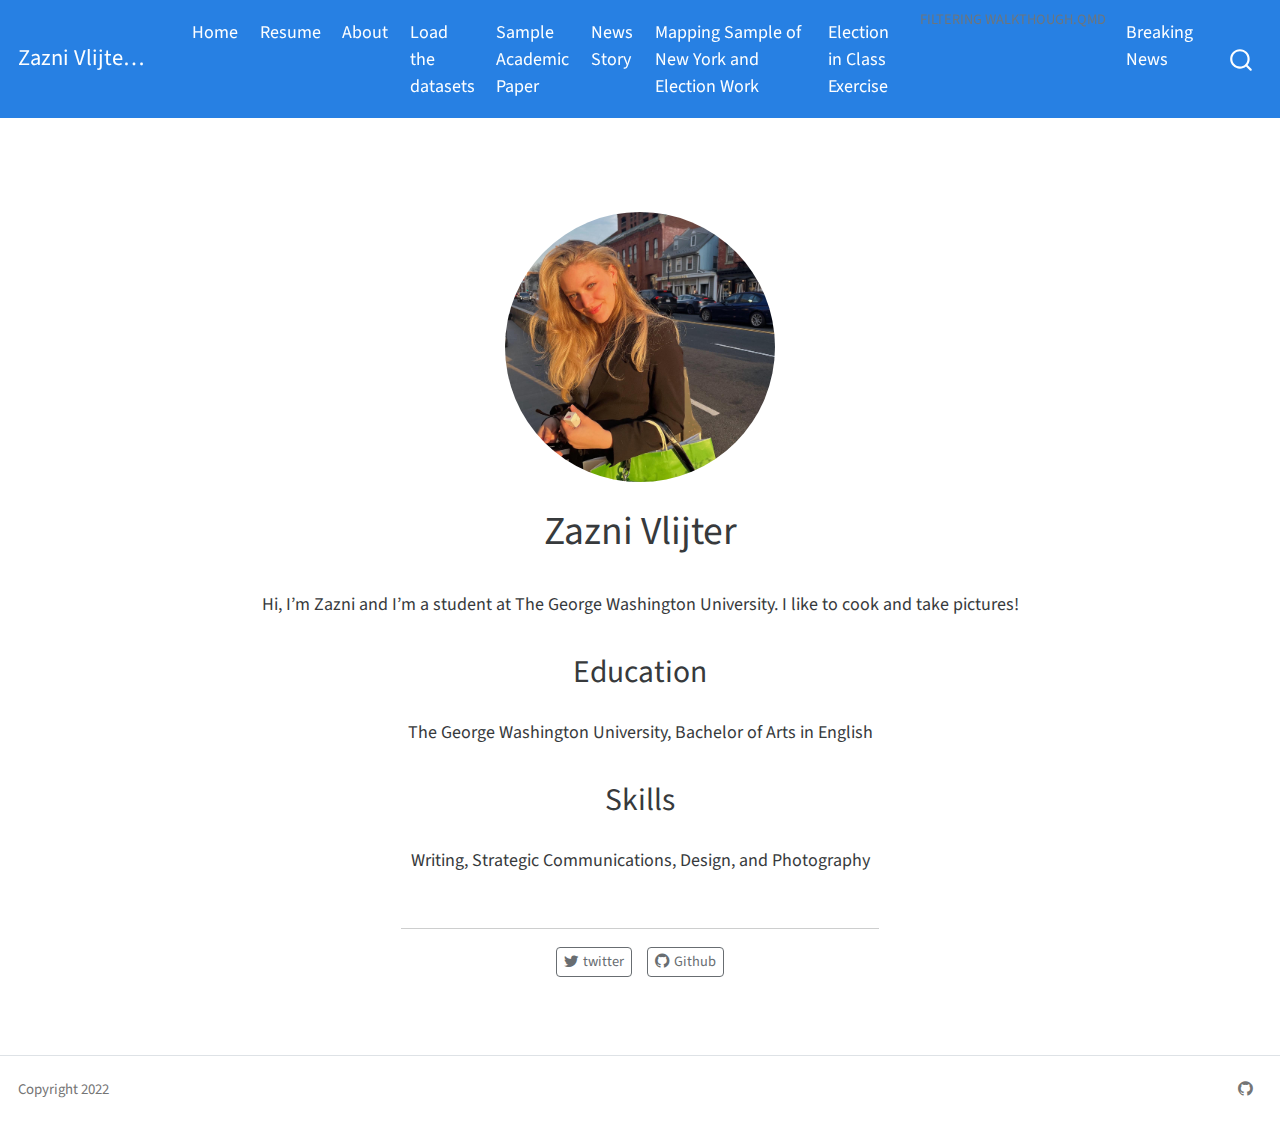
<file: docs/index.html>
<!DOCTYPE html>
<html xmlns="http://www.w3.org/1999/xhtml" lang="en" xml:lang="en"><head>

<meta charset="utf-8">
<meta name="generator" content="quarto-1.2.475">

<meta name="viewport" content="width=device-width, initial-scale=1.0, user-scalable=yes">


<title>Zazni Vlijter’s Website - Zazni Vlijter</title>
<style>
code{white-space: pre-wrap;}
span.smallcaps{font-variant: small-caps;}
div.columns{display: flex; gap: min(4vw, 1.5em);}
div.column{flex: auto; overflow-x: auto;}
div.hanging-indent{margin-left: 1.5em; text-indent: -1.5em;}
ul.task-list{list-style: none;}
ul.task-list li input[type="checkbox"] {
  width: 0.8em;
  margin: 0 0.8em 0.2em -1.6em;
  vertical-align: middle;
}
</style>


<script src="site_libs/quarto-nav/quarto-nav.js"></script>
<script src="site_libs/quarto-nav/headroom.min.js"></script>
<script src="site_libs/clipboard/clipboard.min.js"></script>
<script src="site_libs/quarto-search/autocomplete.umd.js"></script>
<script src="site_libs/quarto-search/fuse.min.js"></script>
<script src="site_libs/quarto-search/quarto-search.js"></script>
<meta name="quarto:offset" content="./">
<script src="site_libs/quarto-html/quarto.js"></script>
<script src="site_libs/quarto-html/popper.min.js"></script>
<script src="site_libs/quarto-html/tippy.umd.min.js"></script>
<link href="site_libs/quarto-html/tippy.css" rel="stylesheet">
<link href="site_libs/quarto-html/quarto-syntax-highlighting.css" rel="stylesheet" id="quarto-text-highlighting-styles">
<script src="site_libs/bootstrap/bootstrap.min.js"></script>
<link href="site_libs/bootstrap/bootstrap-icons.css" rel="stylesheet">
<link href="site_libs/bootstrap/bootstrap.min.css" rel="stylesheet" id="quarto-bootstrap" data-mode="light">
<script id="quarto-search-options" type="application/json">{
  "location": "navbar",
  "copy-button": false,
  "collapse-after": 3,
  "panel-placement": "end",
  "type": "overlay",
  "limit": 20,
  "language": {
    "search-no-results-text": "No results",
    "search-matching-documents-text": "matching documents",
    "search-copy-link-title": "Copy link to search",
    "search-hide-matches-text": "Hide additional matches",
    "search-more-match-text": "more match in this document",
    "search-more-matches-text": "more matches in this document",
    "search-clear-button-title": "Clear",
    "search-detached-cancel-button-title": "Cancel",
    "search-submit-button-title": "Submit"
  }
}</script>


<link rel="stylesheet" href="styles.css">
</head>

<body class="nav-fixed fullcontent">

<div id="quarto-search-results"></div>
  <header id="quarto-header" class="headroom fixed-top">
    <nav class="navbar navbar-expand-lg navbar-dark ">
      <div class="navbar-container container-fluid">
      <div class="navbar-brand-container">
    <a class="navbar-brand" href="./index.html">
    <span class="navbar-title">Zazni Vlijter’s Website</span>
    </a>
  </div>
          <button class="navbar-toggler" type="button" data-bs-toggle="collapse" data-bs-target="#navbarCollapse" aria-controls="navbarCollapse" aria-expanded="false" aria-label="Toggle navigation" onclick="if (window.quartoToggleHeadroom) { window.quartoToggleHeadroom(); }">
  <span class="navbar-toggler-icon"></span>
</button>
          <div class="collapse navbar-collapse" id="navbarCollapse">
            <ul class="navbar-nav navbar-nav-scroll me-auto">
  <li class="nav-item">
    <a class="nav-link active" href="./index.html" aria-current="page">
 <span class="menu-text">Home</span></a>
  </li>  
  <li class="nav-item">
    <a class="nav-link" href="https://github.com/zaznivlijter/smpa_rsession5_mywebsite_ZazniVlijter/blob/main/Resume.pdf">
 <span class="menu-text">Resume</span></a>
  </li>  
  <li class="nav-item">
    <a class="nav-link" href="./about.html">
 <span class="menu-text">About</span></a>
  </li>  
  <li class="nav-item">
    <a class="nav-link" href="./walkthrough.html">
 <span class="menu-text">Load the datasets</span></a>
  </li>  
  <li class="nav-item">
    <a class="nav-link" href="./Sample Academic Paper.html">
 <span class="menu-text">Sample Academic Paper</span></a>
  </li>  
  <li class="nav-item">
    <a class="nav-link" href="./Example News Story.html">
 <span class="menu-text">News Story</span></a>
  </li>  
  <li class="nav-item">
    <a class="nav-link" href="./Maps.html">
 <span class="menu-text">Mapping Sample of New York and Election Work</span></a>
  </li>  
  <li class="nav-item">
    <a class="nav-link" href="./Election in Class Exercise.html">
 <span class="menu-text">Election in Class Exercise</span></a>
  </li>  
  <li class="dropdown-header">
 <span class="menu-text">Filtering Walkthough.qmd</span></li>
  <li class="nav-item">
    <a class="nav-link" href="./Breaking News Story.html">
 <span class="menu-text">Breaking News</span></a>
  </li>  
</ul>
              <div id="quarto-search" class="" title="Search"></div>
          </div> <!-- /navcollapse -->
      </div> <!-- /container-fluid -->
    </nav>
</header>
<!-- content -->
<div id="quarto-content" class="quarto-container page-columns page-rows-contents page-layout-article page-navbar">
<!-- sidebar -->
<!-- margin-sidebar -->
    
<!-- main -->
<div class="quarto-about-jolla">
  <img src="293A8DB3-C4AF-42EE-AF1D-91E6EC88FCC7.jpg" class="about-image
  round " style="height: 15em; width: 15em;">
 <header id="title-block-header" class="quarto-title-block default">
<div class="quarto-title">
<h1 class="title">Zazni Vlijter</h1>
</div>
<div class="quarto-title-meta">
  </div>
</header><main class="content" id="quarto-document-content">
<p>Hi, I’m Zazni and I’m a student at The George Washington University. I like to cook and take pictures!</p>
<section id="education" class="level2">
<h2 data-anchor-id="education">Education</h2>
<p>The George Washington University, Bachelor of Arts in English</p>
</section>
<section id="skills" class="level2">
<h2 data-anchor-id="skills">Skills</h2>
<p>Writing, Strategic Communications, Design, and Photography</p>


</section>
</main> 
  <hr class="about-sep">
   <div class="about-links">
  <a href="https://twitter.com/Zaznilillian" class="about-link">
    <i class="bi bi-twitter"></i>
     <span class="about-link-text">twitter</span>
  </a>
  <a href="https://github.com/zaznivlijter" class="about-link">
    <i class="bi bi-github"></i>
     <span class="about-link-text">Github</span>
  </a>
</div>
</div>
 <!-- /main -->
<script id="quarto-html-after-body" type="application/javascript">
window.document.addEventListener("DOMContentLoaded", function (event) {
  const toggleBodyColorMode = (bsSheetEl) => {
    const mode = bsSheetEl.getAttribute("data-mode");
    const bodyEl = window.document.querySelector("body");
    if (mode === "dark") {
      bodyEl.classList.add("quarto-dark");
      bodyEl.classList.remove("quarto-light");
    } else {
      bodyEl.classList.add("quarto-light");
      bodyEl.classList.remove("quarto-dark");
    }
  }
  const toggleBodyColorPrimary = () => {
    const bsSheetEl = window.document.querySelector("link#quarto-bootstrap");
    if (bsSheetEl) {
      toggleBodyColorMode(bsSheetEl);
    }
  }
  toggleBodyColorPrimary();  
  const clipboard = new window.ClipboardJS('.code-copy-button', {
    target: function(trigger) {
      return trigger.previousElementSibling;
    }
  });
  clipboard.on('success', function(e) {
    // button target
    const button = e.trigger;
    // don't keep focus
    button.blur();
    // flash "checked"
    button.classList.add('code-copy-button-checked');
    var currentTitle = button.getAttribute("title");
    button.setAttribute("title", "Copied!");
    let tooltip;
    if (window.bootstrap) {
      button.setAttribute("data-bs-toggle", "tooltip");
      button.setAttribute("data-bs-placement", "left");
      button.setAttribute("data-bs-title", "Copied!");
      tooltip = new bootstrap.Tooltip(button, 
        { trigger: "manual", 
          customClass: "code-copy-button-tooltip",
          offset: [0, -8]});
      tooltip.show();    
    }
    setTimeout(function() {
      if (tooltip) {
        tooltip.hide();
        button.removeAttribute("data-bs-title");
        button.removeAttribute("data-bs-toggle");
        button.removeAttribute("data-bs-placement");
      }
      button.setAttribute("title", currentTitle);
      button.classList.remove('code-copy-button-checked');
    }, 1000);
    // clear code selection
    e.clearSelection();
  });
  function tippyHover(el, contentFn) {
    const config = {
      allowHTML: true,
      content: contentFn,
      maxWidth: 500,
      delay: 100,
      arrow: false,
      appendTo: function(el) {
          return el.parentElement;
      },
      interactive: true,
      interactiveBorder: 10,
      theme: 'quarto',
      placement: 'bottom-start'
    };
    window.tippy(el, config); 
  }
  const noterefs = window.document.querySelectorAll('a[role="doc-noteref"]');
  for (var i=0; i<noterefs.length; i++) {
    const ref = noterefs[i];
    tippyHover(ref, function() {
      // use id or data attribute instead here
      let href = ref.getAttribute('data-footnote-href') || ref.getAttribute('href');
      try { href = new URL(href).hash; } catch {}
      const id = href.replace(/^#\/?/, "");
      const note = window.document.getElementById(id);
      return note.innerHTML;
    });
  }
  const findCites = (el) => {
    const parentEl = el.parentElement;
    if (parentEl) {
      const cites = parentEl.dataset.cites;
      if (cites) {
        return {
          el,
          cites: cites.split(' ')
        };
      } else {
        return findCites(el.parentElement)
      }
    } else {
      return undefined;
    }
  };
  var bibliorefs = window.document.querySelectorAll('a[role="doc-biblioref"]');
  for (var i=0; i<bibliorefs.length; i++) {
    const ref = bibliorefs[i];
    const citeInfo = findCites(ref);
    if (citeInfo) {
      tippyHover(citeInfo.el, function() {
        var popup = window.document.createElement('div');
        citeInfo.cites.forEach(function(cite) {
          var citeDiv = window.document.createElement('div');
          citeDiv.classList.add('hanging-indent');
          citeDiv.classList.add('csl-entry');
          var biblioDiv = window.document.getElementById('ref-' + cite);
          if (biblioDiv) {
            citeDiv.innerHTML = biblioDiv.innerHTML;
          }
          popup.appendChild(citeDiv);
        });
        return popup.innerHTML;
      });
    }
  }
});
</script>
</div> <!-- /content -->
<footer class="footer">
  <div class="nav-footer">
    <div class="nav-footer-left">Copyright 2022</div>   
    <div class="nav-footer-right">
      <ul class="footer-items list-unstyled">
    <li class="nav-item compact">
    <a class="nav-link" href="https://github.com/">
      <i class="bi bi-github" role="img">
</i> 
    </a>
  </li>  
</ul>
    </div>
  </div>
</footer>



</body></html>
</file>
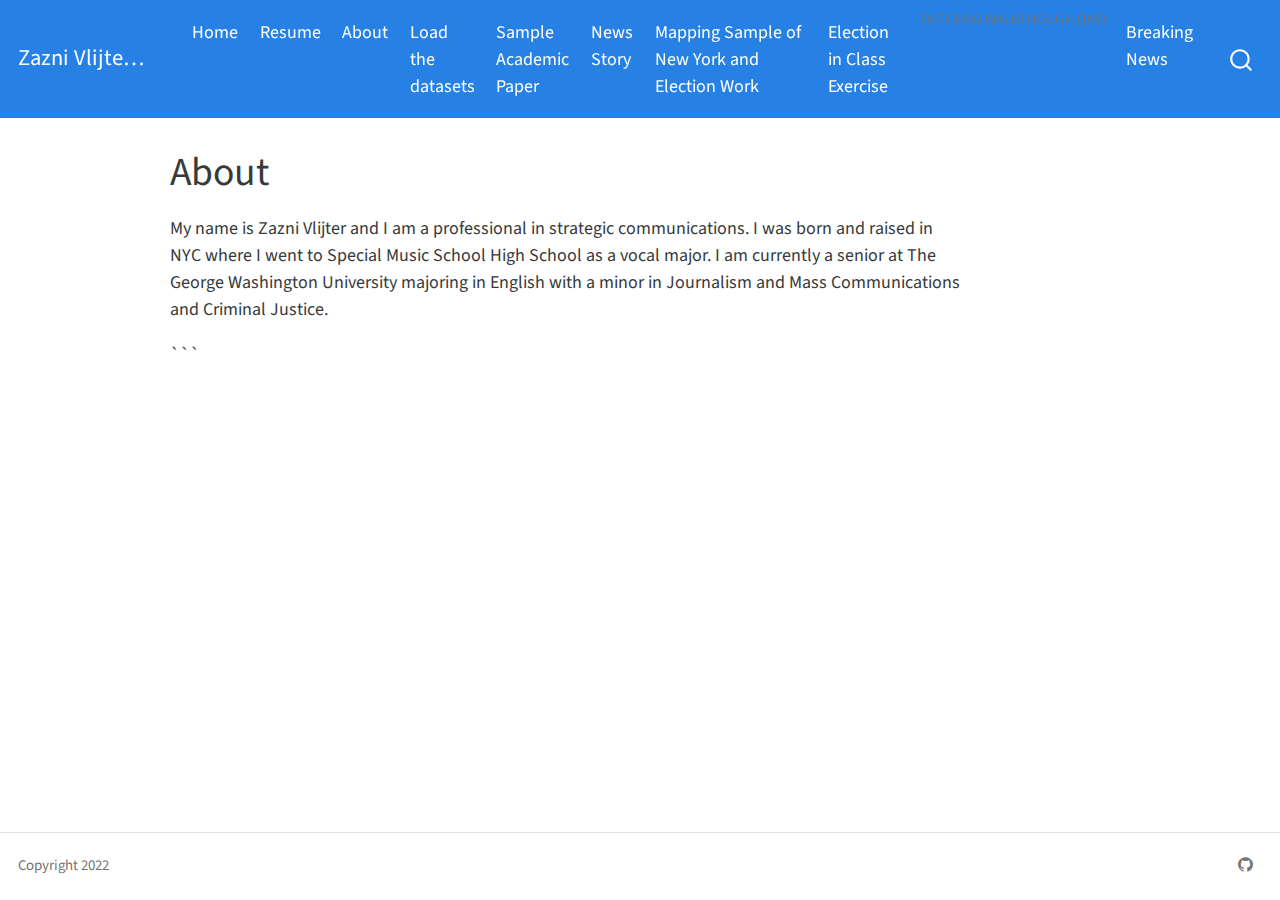
<file: docs/about.html>
<!DOCTYPE html>
<html xmlns="http://www.w3.org/1999/xhtml" lang="en" xml:lang="en"><head>

<meta charset="utf-8">
<meta name="generator" content="quarto-1.2.475">

<meta name="viewport" content="width=device-width, initial-scale=1.0, user-scalable=yes">


<title>Zazni Vlijter’s Website - About</title>
<style>
code{white-space: pre-wrap;}
span.smallcaps{font-variant: small-caps;}
div.columns{display: flex; gap: min(4vw, 1.5em);}
div.column{flex: auto; overflow-x: auto;}
div.hanging-indent{margin-left: 1.5em; text-indent: -1.5em;}
ul.task-list{list-style: none;}
ul.task-list li input[type="checkbox"] {
  width: 0.8em;
  margin: 0 0.8em 0.2em -1.6em;
  vertical-align: middle;
}
</style>


<script src="site_libs/quarto-nav/quarto-nav.js"></script>
<script src="site_libs/quarto-nav/headroom.min.js"></script>
<script src="site_libs/clipboard/clipboard.min.js"></script>
<script src="site_libs/quarto-search/autocomplete.umd.js"></script>
<script src="site_libs/quarto-search/fuse.min.js"></script>
<script src="site_libs/quarto-search/quarto-search.js"></script>
<meta name="quarto:offset" content="./">
<script src="site_libs/quarto-html/quarto.js"></script>
<script src="site_libs/quarto-html/popper.min.js"></script>
<script src="site_libs/quarto-html/tippy.umd.min.js"></script>
<script src="site_libs/quarto-html/anchor.min.js"></script>
<link href="site_libs/quarto-html/tippy.css" rel="stylesheet">
<link href="site_libs/quarto-html/quarto-syntax-highlighting.css" rel="stylesheet" id="quarto-text-highlighting-styles">
<script src="site_libs/bootstrap/bootstrap.min.js"></script>
<link href="site_libs/bootstrap/bootstrap-icons.css" rel="stylesheet">
<link href="site_libs/bootstrap/bootstrap.min.css" rel="stylesheet" id="quarto-bootstrap" data-mode="light">
<script id="quarto-search-options" type="application/json">{
  "location": "navbar",
  "copy-button": false,
  "collapse-after": 3,
  "panel-placement": "end",
  "type": "overlay",
  "limit": 20,
  "language": {
    "search-no-results-text": "No results",
    "search-matching-documents-text": "matching documents",
    "search-copy-link-title": "Copy link to search",
    "search-hide-matches-text": "Hide additional matches",
    "search-more-match-text": "more match in this document",
    "search-more-matches-text": "more matches in this document",
    "search-clear-button-title": "Clear",
    "search-detached-cancel-button-title": "Cancel",
    "search-submit-button-title": "Submit"
  }
}</script>


<link rel="stylesheet" href="styles.css">
</head>

<body class="nav-fixed">

<div id="quarto-search-results"></div>
  <header id="quarto-header" class="headroom fixed-top">
    <nav class="navbar navbar-expand-lg navbar-dark ">
      <div class="navbar-container container-fluid">
      <div class="navbar-brand-container">
    <a class="navbar-brand" href="./index.html">
    <span class="navbar-title">Zazni Vlijter’s Website</span>
    </a>
  </div>
          <button class="navbar-toggler" type="button" data-bs-toggle="collapse" data-bs-target="#navbarCollapse" aria-controls="navbarCollapse" aria-expanded="false" aria-label="Toggle navigation" onclick="if (window.quartoToggleHeadroom) { window.quartoToggleHeadroom(); }">
  <span class="navbar-toggler-icon"></span>
</button>
          <div class="collapse navbar-collapse" id="navbarCollapse">
            <ul class="navbar-nav navbar-nav-scroll me-auto">
  <li class="nav-item">
    <a class="nav-link" href="./index.html">
 <span class="menu-text">Home</span></a>
  </li>  
  <li class="nav-item">
    <a class="nav-link" href="https://github.com/zaznivlijter/smpa_rsession5_mywebsite_ZazniVlijter/blob/main/Resume.pdf">
 <span class="menu-text">Resume</span></a>
  </li>  
  <li class="nav-item">
    <a class="nav-link active" href="./about.html" aria-current="page">
 <span class="menu-text">About</span></a>
  </li>  
  <li class="nav-item">
    <a class="nav-link" href="./walkthrough.html">
 <span class="menu-text">Load the datasets</span></a>
  </li>  
  <li class="nav-item">
    <a class="nav-link" href="./Sample Academic Paper.html">
 <span class="menu-text">Sample Academic Paper</span></a>
  </li>  
  <li class="nav-item">
    <a class="nav-link" href="./Example News Story.html">
 <span class="menu-text">News Story</span></a>
  </li>  
  <li class="nav-item">
    <a class="nav-link" href="./Maps.html">
 <span class="menu-text">Mapping Sample of New York and Election Work</span></a>
  </li>  
  <li class="nav-item">
    <a class="nav-link" href="./Election in Class Exercise.html">
 <span class="menu-text">Election in Class Exercise</span></a>
  </li>  
  <li class="dropdown-header">
 <span class="menu-text">Filtering Walkthough.qmd</span></li>
  <li class="nav-item">
    <a class="nav-link" href="./Breaking News Story.html">
 <span class="menu-text">Breaking News</span></a>
  </li>  
</ul>
              <div id="quarto-search" class="" title="Search"></div>
          </div> <!-- /navcollapse -->
      </div> <!-- /container-fluid -->
    </nav>
</header>
<!-- content -->
<div id="quarto-content" class="quarto-container page-columns page-rows-contents page-layout-article page-navbar">
<!-- sidebar -->
<!-- margin-sidebar -->
    <div id="quarto-margin-sidebar" class="sidebar margin-sidebar">
        
    </div>
<!-- main -->
<main class="content" id="quarto-document-content">

<header id="title-block-header" class="quarto-title-block default">
<div class="quarto-title">
<h1 class="title">About</h1>
</div>



<div class="quarto-title-meta">

    
  
    
  </div>
  

</header>

<p>My name is Zazni Vlijter and I am a professional in strategic communications. I was born and raised in NYC where I went to Special Music School High School as a vocal major. I am currently a senior at The George Washington University majoring in English with a minor in Journalism and Mass Communications and Criminal Justice.</p>
<p>```</p>



</main> <!-- /main -->
<script id="quarto-html-after-body" type="application/javascript">
window.document.addEventListener("DOMContentLoaded", function (event) {
  const toggleBodyColorMode = (bsSheetEl) => {
    const mode = bsSheetEl.getAttribute("data-mode");
    const bodyEl = window.document.querySelector("body");
    if (mode === "dark") {
      bodyEl.classList.add("quarto-dark");
      bodyEl.classList.remove("quarto-light");
    } else {
      bodyEl.classList.add("quarto-light");
      bodyEl.classList.remove("quarto-dark");
    }
  }
  const toggleBodyColorPrimary = () => {
    const bsSheetEl = window.document.querySelector("link#quarto-bootstrap");
    if (bsSheetEl) {
      toggleBodyColorMode(bsSheetEl);
    }
  }
  toggleBodyColorPrimary();  
  const icon = "";
  const anchorJS = new window.AnchorJS();
  anchorJS.options = {
    placement: 'right',
    icon: icon
  };
  anchorJS.add('.anchored');
  const clipboard = new window.ClipboardJS('.code-copy-button', {
    target: function(trigger) {
      return trigger.previousElementSibling;
    }
  });
  clipboard.on('success', function(e) {
    // button target
    const button = e.trigger;
    // don't keep focus
    button.blur();
    // flash "checked"
    button.classList.add('code-copy-button-checked');
    var currentTitle = button.getAttribute("title");
    button.setAttribute("title", "Copied!");
    let tooltip;
    if (window.bootstrap) {
      button.setAttribute("data-bs-toggle", "tooltip");
      button.setAttribute("data-bs-placement", "left");
      button.setAttribute("data-bs-title", "Copied!");
      tooltip = new bootstrap.Tooltip(button, 
        { trigger: "manual", 
          customClass: "code-copy-button-tooltip",
          offset: [0, -8]});
      tooltip.show();    
    }
    setTimeout(function() {
      if (tooltip) {
        tooltip.hide();
        button.removeAttribute("data-bs-title");
        button.removeAttribute("data-bs-toggle");
        button.removeAttribute("data-bs-placement");
      }
      button.setAttribute("title", currentTitle);
      button.classList.remove('code-copy-button-checked');
    }, 1000);
    // clear code selection
    e.clearSelection();
  });
  function tippyHover(el, contentFn) {
    const config = {
      allowHTML: true,
      content: contentFn,
      maxWidth: 500,
      delay: 100,
      arrow: false,
      appendTo: function(el) {
          return el.parentElement;
      },
      interactive: true,
      interactiveBorder: 10,
      theme: 'quarto',
      placement: 'bottom-start'
    };
    window.tippy(el, config); 
  }
  const noterefs = window.document.querySelectorAll('a[role="doc-noteref"]');
  for (var i=0; i<noterefs.length; i++) {
    const ref = noterefs[i];
    tippyHover(ref, function() {
      // use id or data attribute instead here
      let href = ref.getAttribute('data-footnote-href') || ref.getAttribute('href');
      try { href = new URL(href).hash; } catch {}
      const id = href.replace(/^#\/?/, "");
      const note = window.document.getElementById(id);
      return note.innerHTML;
    });
  }
  const findCites = (el) => {
    const parentEl = el.parentElement;
    if (parentEl) {
      const cites = parentEl.dataset.cites;
      if (cites) {
        return {
          el,
          cites: cites.split(' ')
        };
      } else {
        return findCites(el.parentElement)
      }
    } else {
      return undefined;
    }
  };
  var bibliorefs = window.document.querySelectorAll('a[role="doc-biblioref"]');
  for (var i=0; i<bibliorefs.length; i++) {
    const ref = bibliorefs[i];
    const citeInfo = findCites(ref);
    if (citeInfo) {
      tippyHover(citeInfo.el, function() {
        var popup = window.document.createElement('div');
        citeInfo.cites.forEach(function(cite) {
          var citeDiv = window.document.createElement('div');
          citeDiv.classList.add('hanging-indent');
          citeDiv.classList.add('csl-entry');
          var biblioDiv = window.document.getElementById('ref-' + cite);
          if (biblioDiv) {
            citeDiv.innerHTML = biblioDiv.innerHTML;
          }
          popup.appendChild(citeDiv);
        });
        return popup.innerHTML;
      });
    }
  }
});
</script>
</div> <!-- /content -->
<footer class="footer">
  <div class="nav-footer">
    <div class="nav-footer-left">Copyright 2022</div>   
    <div class="nav-footer-right">
      <ul class="footer-items list-unstyled">
    <li class="nav-item compact">
    <a class="nav-link" href="https://github.com/">
      <i class="bi bi-github" role="img">
</i> 
    </a>
  </li>  
</ul>
    </div>
  </div>
</footer>



</body></html>
</file>
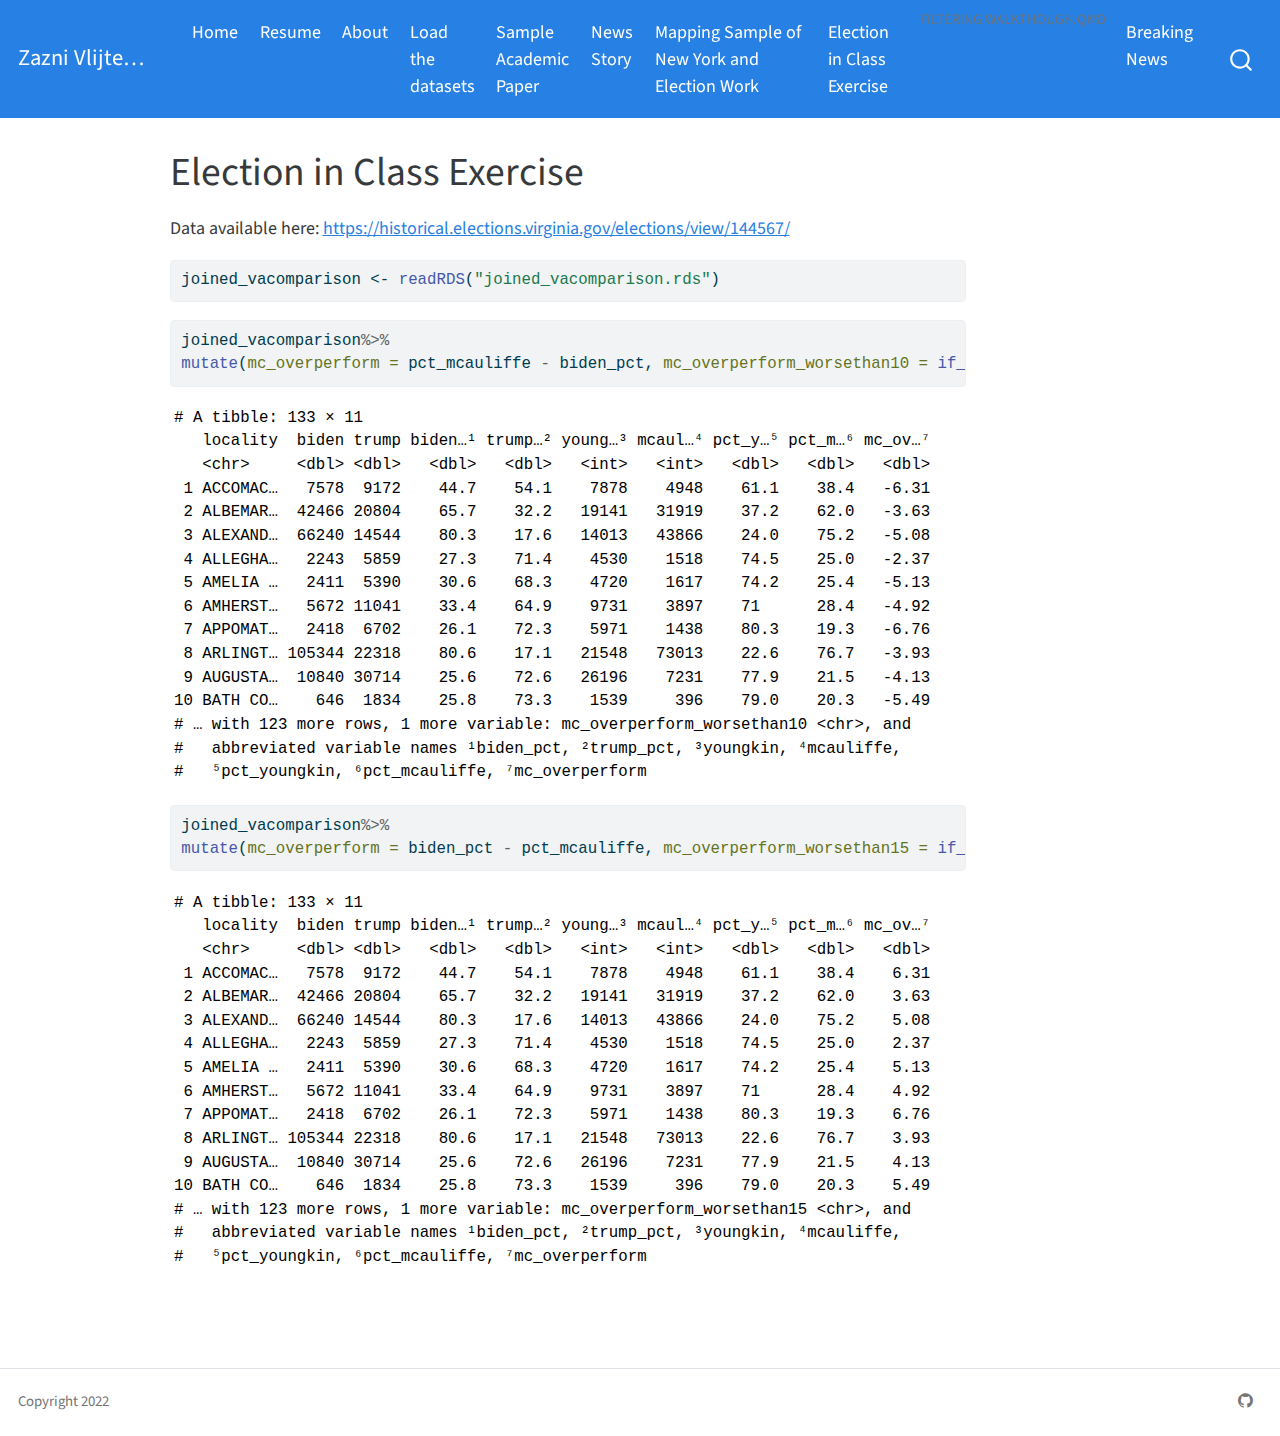
<file: docs/Election in Class Exercise.html>
<!DOCTYPE html>
<html xmlns="http://www.w3.org/1999/xhtml" lang="en" xml:lang="en"><head>

<meta charset="utf-8">
<meta name="generator" content="quarto-1.2.475">

<meta name="viewport" content="width=device-width, initial-scale=1.0, user-scalable=yes">


<title>Zazni Vlijter’s Website - Election in Class Exercise</title>
<style>
code{white-space: pre-wrap;}
span.smallcaps{font-variant: small-caps;}
div.columns{display: flex; gap: min(4vw, 1.5em);}
div.column{flex: auto; overflow-x: auto;}
div.hanging-indent{margin-left: 1.5em; text-indent: -1.5em;}
ul.task-list{list-style: none;}
ul.task-list li input[type="checkbox"] {
  width: 0.8em;
  margin: 0 0.8em 0.2em -1.6em;
  vertical-align: middle;
}
pre > code.sourceCode { white-space: pre; position: relative; }
pre > code.sourceCode > span { display: inline-block; line-height: 1.25; }
pre > code.sourceCode > span:empty { height: 1.2em; }
.sourceCode { overflow: visible; }
code.sourceCode > span { color: inherit; text-decoration: inherit; }
div.sourceCode { margin: 1em 0; }
pre.sourceCode { margin: 0; }
@media screen {
div.sourceCode { overflow: auto; }
}
@media print {
pre > code.sourceCode { white-space: pre-wrap; }
pre > code.sourceCode > span { text-indent: -5em; padding-left: 5em; }
}
pre.numberSource code
  { counter-reset: source-line 0; }
pre.numberSource code > span
  { position: relative; left: -4em; counter-increment: source-line; }
pre.numberSource code > span > a:first-child::before
  { content: counter(source-line);
    position: relative; left: -1em; text-align: right; vertical-align: baseline;
    border: none; display: inline-block;
    -webkit-touch-callout: none; -webkit-user-select: none;
    -khtml-user-select: none; -moz-user-select: none;
    -ms-user-select: none; user-select: none;
    padding: 0 4px; width: 4em;
    color: #aaaaaa;
  }
pre.numberSource { margin-left: 3em; border-left: 1px solid #aaaaaa;  padding-left: 4px; }
div.sourceCode
  {   }
@media screen {
pre > code.sourceCode > span > a:first-child::before { text-decoration: underline; }
}
code span.al { color: #ff0000; font-weight: bold; } /* Alert */
code span.an { color: #60a0b0; font-weight: bold; font-style: italic; } /* Annotation */
code span.at { color: #7d9029; } /* Attribute */
code span.bn { color: #40a070; } /* BaseN */
code span.bu { color: #008000; } /* BuiltIn */
code span.cf { color: #007020; font-weight: bold; } /* ControlFlow */
code span.ch { color: #4070a0; } /* Char */
code span.cn { color: #880000; } /* Constant */
code span.co { color: #60a0b0; font-style: italic; } /* Comment */
code span.cv { color: #60a0b0; font-weight: bold; font-style: italic; } /* CommentVar */
code span.do { color: #ba2121; font-style: italic; } /* Documentation */
code span.dt { color: #902000; } /* DataType */
code span.dv { color: #40a070; } /* DecVal */
code span.er { color: #ff0000; font-weight: bold; } /* Error */
code span.ex { } /* Extension */
code span.fl { color: #40a070; } /* Float */
code span.fu { color: #06287e; } /* Function */
code span.im { color: #008000; font-weight: bold; } /* Import */
code span.in { color: #60a0b0; font-weight: bold; font-style: italic; } /* Information */
code span.kw { color: #007020; font-weight: bold; } /* Keyword */
code span.op { color: #666666; } /* Operator */
code span.ot { color: #007020; } /* Other */
code span.pp { color: #bc7a00; } /* Preprocessor */
code span.sc { color: #4070a0; } /* SpecialChar */
code span.ss { color: #bb6688; } /* SpecialString */
code span.st { color: #4070a0; } /* String */
code span.va { color: #19177c; } /* Variable */
code span.vs { color: #4070a0; } /* VerbatimString */
code span.wa { color: #60a0b0; font-weight: bold; font-style: italic; } /* Warning */
</style>


<script src="site_libs/quarto-nav/quarto-nav.js"></script>
<script src="site_libs/quarto-nav/headroom.min.js"></script>
<script src="site_libs/clipboard/clipboard.min.js"></script>
<script src="site_libs/quarto-search/autocomplete.umd.js"></script>
<script src="site_libs/quarto-search/fuse.min.js"></script>
<script src="site_libs/quarto-search/quarto-search.js"></script>
<meta name="quarto:offset" content="./">
<script src="site_libs/quarto-html/quarto.js"></script>
<script src="site_libs/quarto-html/popper.min.js"></script>
<script src="site_libs/quarto-html/tippy.umd.min.js"></script>
<script src="site_libs/quarto-html/anchor.min.js"></script>
<link href="site_libs/quarto-html/tippy.css" rel="stylesheet">
<link href="site_libs/quarto-html/quarto-syntax-highlighting.css" rel="stylesheet" id="quarto-text-highlighting-styles">
<script src="site_libs/bootstrap/bootstrap.min.js"></script>
<link href="site_libs/bootstrap/bootstrap-icons.css" rel="stylesheet">
<link href="site_libs/bootstrap/bootstrap.min.css" rel="stylesheet" id="quarto-bootstrap" data-mode="light">
<script id="quarto-search-options" type="application/json">{
  "location": "navbar",
  "copy-button": false,
  "collapse-after": 3,
  "panel-placement": "end",
  "type": "overlay",
  "limit": 20,
  "language": {
    "search-no-results-text": "No results",
    "search-matching-documents-text": "matching documents",
    "search-copy-link-title": "Copy link to search",
    "search-hide-matches-text": "Hide additional matches",
    "search-more-match-text": "more match in this document",
    "search-more-matches-text": "more matches in this document",
    "search-clear-button-title": "Clear",
    "search-detached-cancel-button-title": "Cancel",
    "search-submit-button-title": "Submit"
  }
}</script>


<link rel="stylesheet" href="styles.css">
</head>

<body class="nav-fixed">

<div id="quarto-search-results"></div>
  <header id="quarto-header" class="headroom fixed-top">
    <nav class="navbar navbar-expand-lg navbar-dark ">
      <div class="navbar-container container-fluid">
      <div class="navbar-brand-container">
    <a class="navbar-brand" href="./index.html">
    <span class="navbar-title">Zazni Vlijter’s Website</span>
    </a>
  </div>
          <button class="navbar-toggler" type="button" data-bs-toggle="collapse" data-bs-target="#navbarCollapse" aria-controls="navbarCollapse" aria-expanded="false" aria-label="Toggle navigation" onclick="if (window.quartoToggleHeadroom) { window.quartoToggleHeadroom(); }">
  <span class="navbar-toggler-icon"></span>
</button>
          <div class="collapse navbar-collapse" id="navbarCollapse">
            <ul class="navbar-nav navbar-nav-scroll me-auto">
  <li class="nav-item">
    <a class="nav-link" href="./index.html">
 <span class="menu-text">Home</span></a>
  </li>  
  <li class="nav-item">
    <a class="nav-link" href="https://github.com/zaznivlijter/smpa_rsession5_mywebsite_ZazniVlijter/blob/main/Resume.pdf">
 <span class="menu-text">Resume</span></a>
  </li>  
  <li class="nav-item">
    <a class="nav-link" href="./about.html">
 <span class="menu-text">About</span></a>
  </li>  
  <li class="nav-item">
    <a class="nav-link" href="./walkthrough.html">
 <span class="menu-text">Load the datasets</span></a>
  </li>  
  <li class="nav-item">
    <a class="nav-link" href="./Sample Academic Paper.html">
 <span class="menu-text">Sample Academic Paper</span></a>
  </li>  
  <li class="nav-item">
    <a class="nav-link" href="./Example News Story.html">
 <span class="menu-text">News Story</span></a>
  </li>  
  <li class="nav-item">
    <a class="nav-link" href="./Maps.html">
 <span class="menu-text">Mapping Sample of New York and Election Work</span></a>
  </li>  
  <li class="nav-item">
    <a class="nav-link active" href="./Election in Class Exercise.html" aria-current="page">
 <span class="menu-text">Election in Class Exercise</span></a>
  </li>  
  <li class="dropdown-header">
 <span class="menu-text">Filtering Walkthough.qmd</span></li>
  <li class="nav-item">
    <a class="nav-link" href="./Breaking News Story.html">
 <span class="menu-text">Breaking News</span></a>
  </li>  
</ul>
              <div id="quarto-search" class="" title="Search"></div>
          </div> <!-- /navcollapse -->
      </div> <!-- /container-fluid -->
    </nav>
</header>
<!-- content -->
<div id="quarto-content" class="quarto-container page-columns page-rows-contents page-layout-article page-navbar">
<!-- sidebar -->
<!-- margin-sidebar -->
    <div id="quarto-margin-sidebar" class="sidebar margin-sidebar">
        
    </div>
<!-- main -->
<main class="content" id="quarto-document-content">

<header id="title-block-header" class="quarto-title-block default">
<div class="quarto-title">
<h1 class="title">Election in Class Exercise</h1>
</div>



<div class="quarto-title-meta">

    
  
    
  </div>
  

</header>

<p>Data available here: <a href="https://historical.elections.virginia.gov/elections/view/144567/" class="uri">https://historical.elections.virginia.gov/elections/view/144567/</a></p>
<div class="cell">
<div class="sourceCode cell-code" id="cb1"><pre class="sourceCode r code-with-copy"><code class="sourceCode r"><span id="cb1-1"><a href="#cb1-1" aria-hidden="true" tabindex="-1"></a>joined_vacomparison <span class="ot">&lt;-</span> <span class="fu">readRDS</span>(<span class="st">"joined_vacomparison.rds"</span>)</span></code><button title="Copy to Clipboard" class="code-copy-button"><i class="bi"></i></button></pre></div>
</div>
<div class="cell">
<div class="sourceCode cell-code" id="cb2"><pre class="sourceCode r code-with-copy"><code class="sourceCode r"><span id="cb2-1"><a href="#cb2-1" aria-hidden="true" tabindex="-1"></a>joined_vacomparison<span class="sc">%&gt;%</span></span>
<span id="cb2-2"><a href="#cb2-2" aria-hidden="true" tabindex="-1"></a><span class="fu">mutate</span>(<span class="at">mc_overperform =</span> pct_mcauliffe <span class="sc">-</span> biden_pct, <span class="at">mc_overperform_worsethan10 =</span> <span class="fu">if_else</span>(mc_overperform <span class="sc">&lt;</span> <span class="sc">-</span><span class="dv">10</span>, <span class="st">"YES"</span>, <span class="st">"NO"</span>))</span></code><button title="Copy to Clipboard" class="code-copy-button"><i class="bi"></i></button></pre></div>
<div class="cell-output cell-output-stdout">
<pre><code># A tibble: 133 × 11
   locality  biden trump biden…¹ trump…² young…³ mcaul…⁴ pct_y…⁵ pct_m…⁶ mc_ov…⁷
   &lt;chr&gt;     &lt;dbl&gt; &lt;dbl&gt;   &lt;dbl&gt;   &lt;dbl&gt;   &lt;int&gt;   &lt;int&gt;   &lt;dbl&gt;   &lt;dbl&gt;   &lt;dbl&gt;
 1 ACCOMAC…   7578  9172    44.7    54.1    7878    4948    61.1    38.4   -6.31
 2 ALBEMAR…  42466 20804    65.7    32.2   19141   31919    37.2    62.0   -3.63
 3 ALEXAND…  66240 14544    80.3    17.6   14013   43866    24.0    75.2   -5.08
 4 ALLEGHA…   2243  5859    27.3    71.4    4530    1518    74.5    25.0   -2.37
 5 AMELIA …   2411  5390    30.6    68.3    4720    1617    74.2    25.4   -5.13
 6 AMHERST…   5672 11041    33.4    64.9    9731    3897    71      28.4   -4.92
 7 APPOMAT…   2418  6702    26.1    72.3    5971    1438    80.3    19.3   -6.76
 8 ARLINGT… 105344 22318    80.6    17.1   21548   73013    22.6    76.7   -3.93
 9 AUGUSTA…  10840 30714    25.6    72.6   26196    7231    77.9    21.5   -4.13
10 BATH CO…    646  1834    25.8    73.3    1539     396    79.0    20.3   -5.49
# … with 123 more rows, 1 more variable: mc_overperform_worsethan10 &lt;chr&gt;, and
#   abbreviated variable names ¹​biden_pct, ²​trump_pct, ³​youngkin, ⁴​mcauliffe,
#   ⁵​pct_youngkin, ⁶​pct_mcauliffe, ⁷​mc_overperform</code></pre>
</div>
</div>
<div class="cell">
<div class="sourceCode cell-code" id="cb4"><pre class="sourceCode r code-with-copy"><code class="sourceCode r"><span id="cb4-1"><a href="#cb4-1" aria-hidden="true" tabindex="-1"></a>joined_vacomparison<span class="sc">%&gt;%</span></span>
<span id="cb4-2"><a href="#cb4-2" aria-hidden="true" tabindex="-1"></a><span class="fu">mutate</span>(<span class="at">mc_overperform =</span> biden_pct <span class="sc">-</span> pct_mcauliffe, <span class="at">mc_overperform_worsethan15 =</span> <span class="fu">if_else</span>(mc_overperform <span class="sc">&lt;</span> <span class="sc">-</span><span class="dv">15</span>, <span class="st">"YES"</span>, <span class="st">"NO"</span>))</span></code><button title="Copy to Clipboard" class="code-copy-button"><i class="bi"></i></button></pre></div>
<div class="cell-output cell-output-stdout">
<pre><code># A tibble: 133 × 11
   locality  biden trump biden…¹ trump…² young…³ mcaul…⁴ pct_y…⁵ pct_m…⁶ mc_ov…⁷
   &lt;chr&gt;     &lt;dbl&gt; &lt;dbl&gt;   &lt;dbl&gt;   &lt;dbl&gt;   &lt;int&gt;   &lt;int&gt;   &lt;dbl&gt;   &lt;dbl&gt;   &lt;dbl&gt;
 1 ACCOMAC…   7578  9172    44.7    54.1    7878    4948    61.1    38.4    6.31
 2 ALBEMAR…  42466 20804    65.7    32.2   19141   31919    37.2    62.0    3.63
 3 ALEXAND…  66240 14544    80.3    17.6   14013   43866    24.0    75.2    5.08
 4 ALLEGHA…   2243  5859    27.3    71.4    4530    1518    74.5    25.0    2.37
 5 AMELIA …   2411  5390    30.6    68.3    4720    1617    74.2    25.4    5.13
 6 AMHERST…   5672 11041    33.4    64.9    9731    3897    71      28.4    4.92
 7 APPOMAT…   2418  6702    26.1    72.3    5971    1438    80.3    19.3    6.76
 8 ARLINGT… 105344 22318    80.6    17.1   21548   73013    22.6    76.7    3.93
 9 AUGUSTA…  10840 30714    25.6    72.6   26196    7231    77.9    21.5    4.13
10 BATH CO…    646  1834    25.8    73.3    1539     396    79.0    20.3    5.49
# … with 123 more rows, 1 more variable: mc_overperform_worsethan15 &lt;chr&gt;, and
#   abbreviated variable names ¹​biden_pct, ²​trump_pct, ³​youngkin, ⁴​mcauliffe,
#   ⁵​pct_youngkin, ⁶​pct_mcauliffe, ⁷​mc_overperform</code></pre>
</div>
</div>



</main> <!-- /main -->
<script id="quarto-html-after-body" type="application/javascript">
window.document.addEventListener("DOMContentLoaded", function (event) {
  const toggleBodyColorMode = (bsSheetEl) => {
    const mode = bsSheetEl.getAttribute("data-mode");
    const bodyEl = window.document.querySelector("body");
    if (mode === "dark") {
      bodyEl.classList.add("quarto-dark");
      bodyEl.classList.remove("quarto-light");
    } else {
      bodyEl.classList.add("quarto-light");
      bodyEl.classList.remove("quarto-dark");
    }
  }
  const toggleBodyColorPrimary = () => {
    const bsSheetEl = window.document.querySelector("link#quarto-bootstrap");
    if (bsSheetEl) {
      toggleBodyColorMode(bsSheetEl);
    }
  }
  toggleBodyColorPrimary();  
  const icon = "";
  const anchorJS = new window.AnchorJS();
  anchorJS.options = {
    placement: 'right',
    icon: icon
  };
  anchorJS.add('.anchored');
  const clipboard = new window.ClipboardJS('.code-copy-button', {
    target: function(trigger) {
      return trigger.previousElementSibling;
    }
  });
  clipboard.on('success', function(e) {
    // button target
    const button = e.trigger;
    // don't keep focus
    button.blur();
    // flash "checked"
    button.classList.add('code-copy-button-checked');
    var currentTitle = button.getAttribute("title");
    button.setAttribute("title", "Copied!");
    let tooltip;
    if (window.bootstrap) {
      button.setAttribute("data-bs-toggle", "tooltip");
      button.setAttribute("data-bs-placement", "left");
      button.setAttribute("data-bs-title", "Copied!");
      tooltip = new bootstrap.Tooltip(button, 
        { trigger: "manual", 
          customClass: "code-copy-button-tooltip",
          offset: [0, -8]});
      tooltip.show();    
    }
    setTimeout(function() {
      if (tooltip) {
        tooltip.hide();
        button.removeAttribute("data-bs-title");
        button.removeAttribute("data-bs-toggle");
        button.removeAttribute("data-bs-placement");
      }
      button.setAttribute("title", currentTitle);
      button.classList.remove('code-copy-button-checked');
    }, 1000);
    // clear code selection
    e.clearSelection();
  });
  function tippyHover(el, contentFn) {
    const config = {
      allowHTML: true,
      content: contentFn,
      maxWidth: 500,
      delay: 100,
      arrow: false,
      appendTo: function(el) {
          return el.parentElement;
      },
      interactive: true,
      interactiveBorder: 10,
      theme: 'quarto',
      placement: 'bottom-start'
    };
    window.tippy(el, config); 
  }
  const noterefs = window.document.querySelectorAll('a[role="doc-noteref"]');
  for (var i=0; i<noterefs.length; i++) {
    const ref = noterefs[i];
    tippyHover(ref, function() {
      // use id or data attribute instead here
      let href = ref.getAttribute('data-footnote-href') || ref.getAttribute('href');
      try { href = new URL(href).hash; } catch {}
      const id = href.replace(/^#\/?/, "");
      const note = window.document.getElementById(id);
      return note.innerHTML;
    });
  }
  const findCites = (el) => {
    const parentEl = el.parentElement;
    if (parentEl) {
      const cites = parentEl.dataset.cites;
      if (cites) {
        return {
          el,
          cites: cites.split(' ')
        };
      } else {
        return findCites(el.parentElement)
      }
    } else {
      return undefined;
    }
  };
  var bibliorefs = window.document.querySelectorAll('a[role="doc-biblioref"]');
  for (var i=0; i<bibliorefs.length; i++) {
    const ref = bibliorefs[i];
    const citeInfo = findCites(ref);
    if (citeInfo) {
      tippyHover(citeInfo.el, function() {
        var popup = window.document.createElement('div');
        citeInfo.cites.forEach(function(cite) {
          var citeDiv = window.document.createElement('div');
          citeDiv.classList.add('hanging-indent');
          citeDiv.classList.add('csl-entry');
          var biblioDiv = window.document.getElementById('ref-' + cite);
          if (biblioDiv) {
            citeDiv.innerHTML = biblioDiv.innerHTML;
          }
          popup.appendChild(citeDiv);
        });
        return popup.innerHTML;
      });
    }
  }
});
</script>
</div> <!-- /content -->
<footer class="footer">
  <div class="nav-footer">
    <div class="nav-footer-left">Copyright 2022</div>   
    <div class="nav-footer-right">
      <ul class="footer-items list-unstyled">
    <li class="nav-item compact">
    <a class="nav-link" href="https://github.com/">
      <i class="bi bi-github" role="img">
</i> 
    </a>
  </li>  
</ul>
    </div>
  </div>
</footer>



</body></html>
</file>
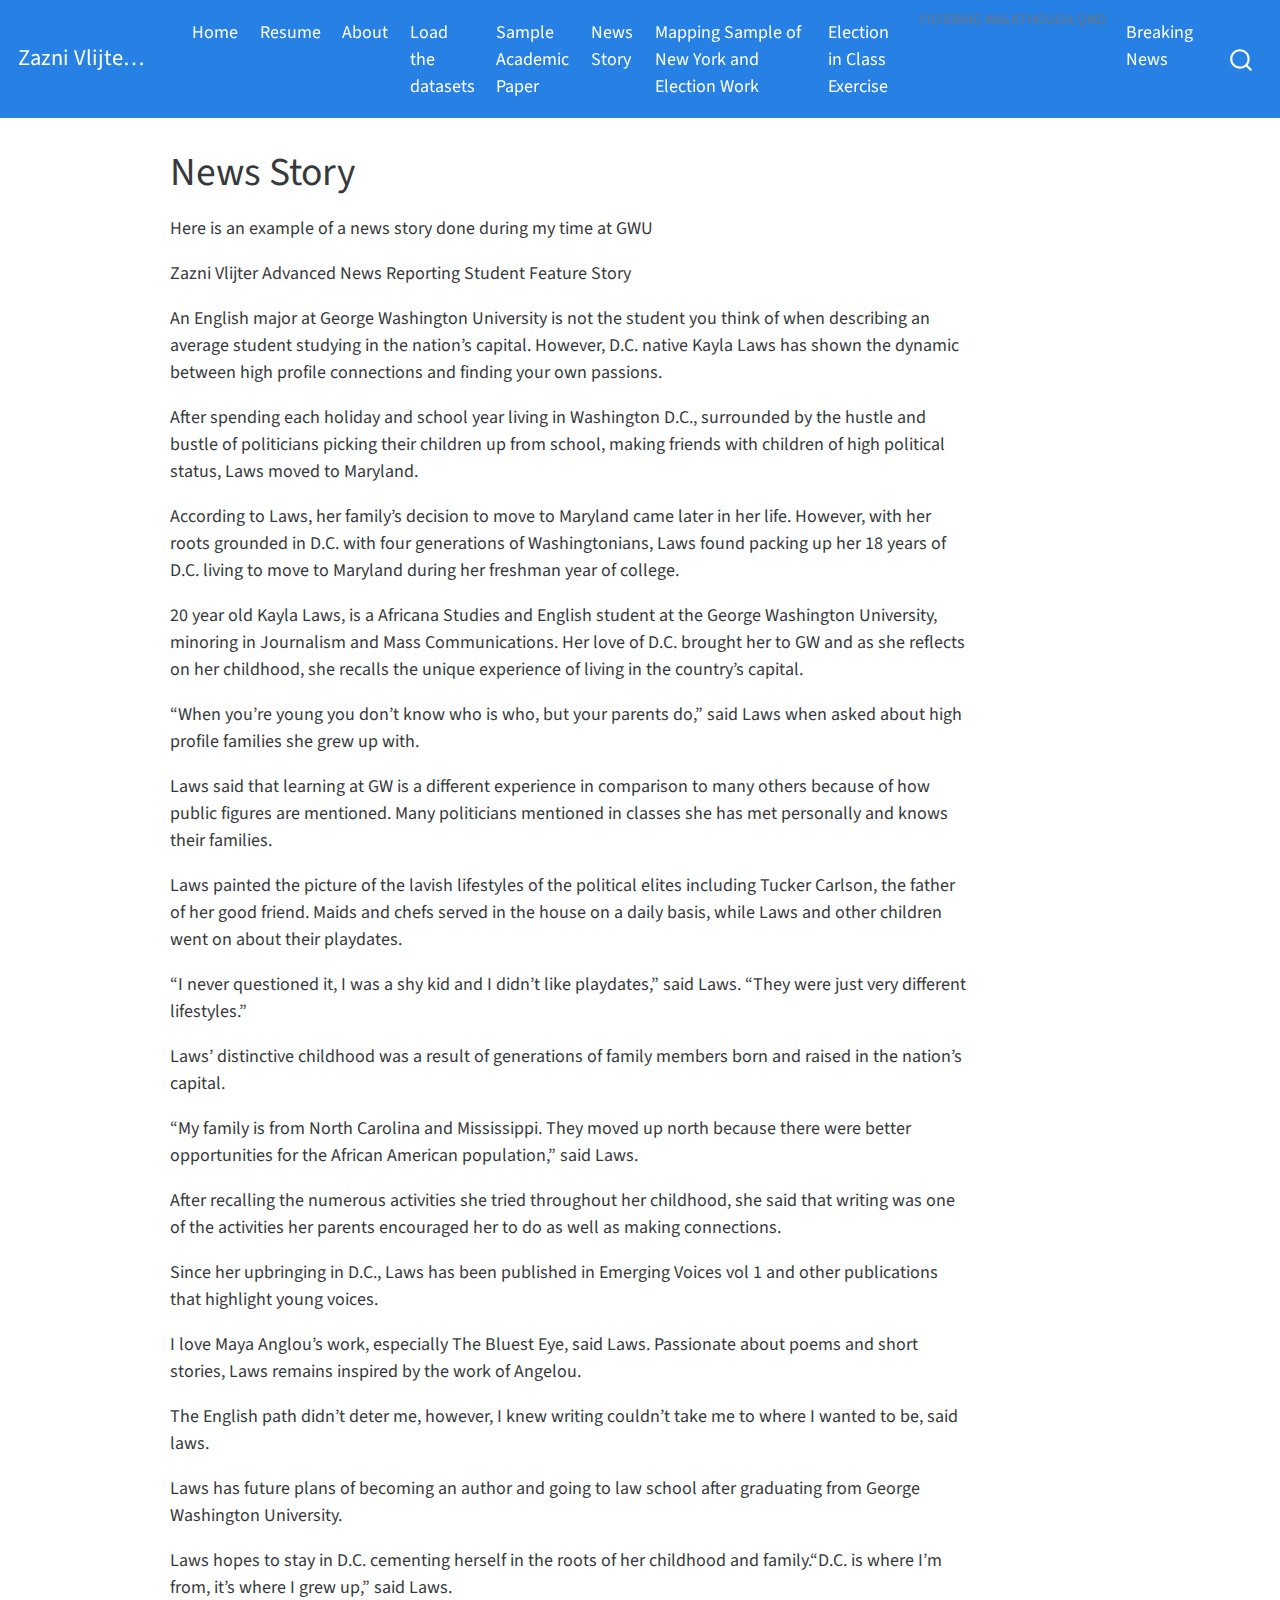
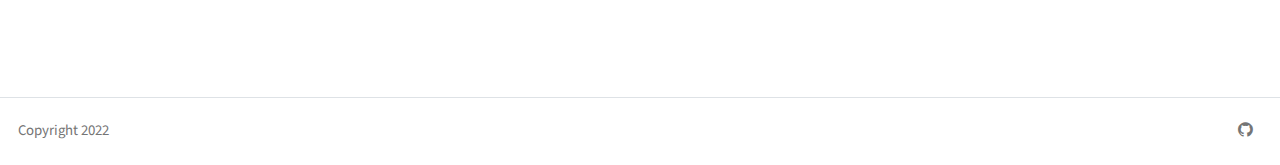
<file: docs/Example News Story.html>
<!DOCTYPE html>
<html xmlns="http://www.w3.org/1999/xhtml" lang="en" xml:lang="en"><head>

<meta charset="utf-8">
<meta name="generator" content="quarto-1.2.475">

<meta name="viewport" content="width=device-width, initial-scale=1.0, user-scalable=yes">


<title>Zazni Vlijter’s Website - News Story</title>
<style>
code{white-space: pre-wrap;}
span.smallcaps{font-variant: small-caps;}
div.columns{display: flex; gap: min(4vw, 1.5em);}
div.column{flex: auto; overflow-x: auto;}
div.hanging-indent{margin-left: 1.5em; text-indent: -1.5em;}
ul.task-list{list-style: none;}
ul.task-list li input[type="checkbox"] {
  width: 0.8em;
  margin: 0 0.8em 0.2em -1.6em;
  vertical-align: middle;
}
</style>


<script src="site_libs/quarto-nav/quarto-nav.js"></script>
<script src="site_libs/quarto-nav/headroom.min.js"></script>
<script src="site_libs/clipboard/clipboard.min.js"></script>
<script src="site_libs/quarto-search/autocomplete.umd.js"></script>
<script src="site_libs/quarto-search/fuse.min.js"></script>
<script src="site_libs/quarto-search/quarto-search.js"></script>
<meta name="quarto:offset" content="./">
<script src="site_libs/quarto-html/quarto.js"></script>
<script src="site_libs/quarto-html/popper.min.js"></script>
<script src="site_libs/quarto-html/tippy.umd.min.js"></script>
<script src="site_libs/quarto-html/anchor.min.js"></script>
<link href="site_libs/quarto-html/tippy.css" rel="stylesheet">
<link href="site_libs/quarto-html/quarto-syntax-highlighting.css" rel="stylesheet" id="quarto-text-highlighting-styles">
<script src="site_libs/bootstrap/bootstrap.min.js"></script>
<link href="site_libs/bootstrap/bootstrap-icons.css" rel="stylesheet">
<link href="site_libs/bootstrap/bootstrap.min.css" rel="stylesheet" id="quarto-bootstrap" data-mode="light">
<script id="quarto-search-options" type="application/json">{
  "location": "navbar",
  "copy-button": false,
  "collapse-after": 3,
  "panel-placement": "end",
  "type": "overlay",
  "limit": 20,
  "language": {
    "search-no-results-text": "No results",
    "search-matching-documents-text": "matching documents",
    "search-copy-link-title": "Copy link to search",
    "search-hide-matches-text": "Hide additional matches",
    "search-more-match-text": "more match in this document",
    "search-more-matches-text": "more matches in this document",
    "search-clear-button-title": "Clear",
    "search-detached-cancel-button-title": "Cancel",
    "search-submit-button-title": "Submit"
  }
}</script>


<link rel="stylesheet" href="styles.css">
</head>

<body class="nav-fixed">

<div id="quarto-search-results"></div>
  <header id="quarto-header" class="headroom fixed-top">
    <nav class="navbar navbar-expand-lg navbar-dark ">
      <div class="navbar-container container-fluid">
      <div class="navbar-brand-container">
    <a class="navbar-brand" href="./index.html">
    <span class="navbar-title">Zazni Vlijter’s Website</span>
    </a>
  </div>
          <button class="navbar-toggler" type="button" data-bs-toggle="collapse" data-bs-target="#navbarCollapse" aria-controls="navbarCollapse" aria-expanded="false" aria-label="Toggle navigation" onclick="if (window.quartoToggleHeadroom) { window.quartoToggleHeadroom(); }">
  <span class="navbar-toggler-icon"></span>
</button>
          <div class="collapse navbar-collapse" id="navbarCollapse">
            <ul class="navbar-nav navbar-nav-scroll me-auto">
  <li class="nav-item">
    <a class="nav-link" href="./index.html">
 <span class="menu-text">Home</span></a>
  </li>  
  <li class="nav-item">
    <a class="nav-link" href="https://github.com/zaznivlijter/smpa_rsession5_mywebsite_ZazniVlijter/blob/main/Resume.pdf">
 <span class="menu-text">Resume</span></a>
  </li>  
  <li class="nav-item">
    <a class="nav-link" href="./about.html">
 <span class="menu-text">About</span></a>
  </li>  
  <li class="nav-item">
    <a class="nav-link" href="./walkthrough.html">
 <span class="menu-text">Load the datasets</span></a>
  </li>  
  <li class="nav-item">
    <a class="nav-link" href="./Sample Academic Paper.html">
 <span class="menu-text">Sample Academic Paper</span></a>
  </li>  
  <li class="nav-item">
    <a class="nav-link active" href="./Example News Story.html" aria-current="page">
 <span class="menu-text">News Story</span></a>
  </li>  
  <li class="nav-item">
    <a class="nav-link" href="./Maps.html">
 <span class="menu-text">Mapping Sample of New York and Election Work</span></a>
  </li>  
  <li class="nav-item">
    <a class="nav-link" href="./Election in Class Exercise.html">
 <span class="menu-text">Election in Class Exercise</span></a>
  </li>  
  <li class="dropdown-header">
 <span class="menu-text">Filtering Walkthough.qmd</span></li>
  <li class="nav-item">
    <a class="nav-link" href="./Breaking News Story.html">
 <span class="menu-text">Breaking News</span></a>
  </li>  
</ul>
              <div id="quarto-search" class="" title="Search"></div>
          </div> <!-- /navcollapse -->
      </div> <!-- /container-fluid -->
    </nav>
</header>
<!-- content -->
<div id="quarto-content" class="quarto-container page-columns page-rows-contents page-layout-article page-navbar">
<!-- sidebar -->
<!-- margin-sidebar -->
    <div id="quarto-margin-sidebar" class="sidebar margin-sidebar">
        
    </div>
<!-- main -->
<main class="content" id="quarto-document-content">

<header id="title-block-header" class="quarto-title-block default">
<div class="quarto-title">
<h1 class="title">News Story</h1>
</div>



<div class="quarto-title-meta">

    
  
    
  </div>
  

</header>

<p>Here is an example of a news story done during my time at GWU</p>
<p>Zazni Vlijter Advanced News Reporting Student Feature Story</p>
<p>An English major at George Washington University is not the student you think of when describing an average student studying in the nation’s capital. However, D.C. native Kayla Laws has shown the dynamic between high profile connections and finding your own passions.</p>
<p>After spending each holiday and school year living in Washington D.C., surrounded by the hustle and bustle of politicians picking their children up from school, making friends with children of high political status, Laws moved to Maryland.</p>
<p>According to Laws, her family’s decision to move to Maryland came later in her life. However, with her roots grounded in D.C. with four generations of Washingtonians, Laws found packing up her 18 years of D.C. living to move to Maryland during her freshman year of college.</p>
<p>20 year old Kayla Laws, is a Africana Studies and English student at the George Washington University, minoring in Journalism and Mass Communications. Her love of D.C. brought her to GW and as she reflects on her childhood, she recalls the unique experience of living in the country’s capital.</p>
<p>“When you’re young you don’t know who is who, but your parents do,” said Laws when asked about high profile families she grew up with.</p>
<p>Laws said that learning at GW is a different experience in comparison to many others because of how public figures are mentioned. Many politicians mentioned in classes she has met personally and knows their families.</p>
<p>Laws painted the picture of the lavish lifestyles of the political elites including Tucker Carlson, the father of her good friend. Maids and chefs served in the house on a daily basis, while Laws and other children went on about their playdates.</p>
<p>“I never questioned it, I was a shy kid and I didn’t like playdates,” said Laws. “They were just very different lifestyles.”</p>
<p>Laws’ distinctive childhood was a result of generations of family members born and raised in the nation’s capital.</p>
<p>“My family is from North Carolina and Mississippi. They moved up north because there were better opportunities for the African American population,” said Laws.</p>
<p>After recalling the numerous activities she tried throughout her childhood, she said that writing was one of the activities her parents encouraged her to do as well as making connections.</p>
<p>Since her upbringing in D.C., Laws has been published in Emerging Voices vol 1 and other publications that highlight young voices.</p>
<p>I love Maya Anglou’s work, especially The Bluest Eye, said Laws. Passionate about poems and short stories, Laws remains inspired by the work of Angelou.</p>
<p>The English path didn’t deter me, however, I knew writing couldn’t take me to where I wanted to be, said laws.</p>
<p>Laws has future plans of becoming an author and going to law school after graduating from George Washington University.</p>
<p>Laws hopes to stay in D.C. cementing herself in the roots of her childhood and family.“D.C. is where I’m from, it’s where I grew up,” said Laws.</p>



</main> <!-- /main -->
<script id="quarto-html-after-body" type="application/javascript">
window.document.addEventListener("DOMContentLoaded", function (event) {
  const toggleBodyColorMode = (bsSheetEl) => {
    const mode = bsSheetEl.getAttribute("data-mode");
    const bodyEl = window.document.querySelector("body");
    if (mode === "dark") {
      bodyEl.classList.add("quarto-dark");
      bodyEl.classList.remove("quarto-light");
    } else {
      bodyEl.classList.add("quarto-light");
      bodyEl.classList.remove("quarto-dark");
    }
  }
  const toggleBodyColorPrimary = () => {
    const bsSheetEl = window.document.querySelector("link#quarto-bootstrap");
    if (bsSheetEl) {
      toggleBodyColorMode(bsSheetEl);
    }
  }
  toggleBodyColorPrimary();  
  const icon = "";
  const anchorJS = new window.AnchorJS();
  anchorJS.options = {
    placement: 'right',
    icon: icon
  };
  anchorJS.add('.anchored');
  const clipboard = new window.ClipboardJS('.code-copy-button', {
    target: function(trigger) {
      return trigger.previousElementSibling;
    }
  });
  clipboard.on('success', function(e) {
    // button target
    const button = e.trigger;
    // don't keep focus
    button.blur();
    // flash "checked"
    button.classList.add('code-copy-button-checked');
    var currentTitle = button.getAttribute("title");
    button.setAttribute("title", "Copied!");
    let tooltip;
    if (window.bootstrap) {
      button.setAttribute("data-bs-toggle", "tooltip");
      button.setAttribute("data-bs-placement", "left");
      button.setAttribute("data-bs-title", "Copied!");
      tooltip = new bootstrap.Tooltip(button, 
        { trigger: "manual", 
          customClass: "code-copy-button-tooltip",
          offset: [0, -8]});
      tooltip.show();    
    }
    setTimeout(function() {
      if (tooltip) {
        tooltip.hide();
        button.removeAttribute("data-bs-title");
        button.removeAttribute("data-bs-toggle");
        button.removeAttribute("data-bs-placement");
      }
      button.setAttribute("title", currentTitle);
      button.classList.remove('code-copy-button-checked');
    }, 1000);
    // clear code selection
    e.clearSelection();
  });
  function tippyHover(el, contentFn) {
    const config = {
      allowHTML: true,
      content: contentFn,
      maxWidth: 500,
      delay: 100,
      arrow: false,
      appendTo: function(el) {
          return el.parentElement;
      },
      interactive: true,
      interactiveBorder: 10,
      theme: 'quarto',
      placement: 'bottom-start'
    };
    window.tippy(el, config); 
  }
  const noterefs = window.document.querySelectorAll('a[role="doc-noteref"]');
  for (var i=0; i<noterefs.length; i++) {
    const ref = noterefs[i];
    tippyHover(ref, function() {
      // use id or data attribute instead here
      let href = ref.getAttribute('data-footnote-href') || ref.getAttribute('href');
      try { href = new URL(href).hash; } catch {}
      const id = href.replace(/^#\/?/, "");
      const note = window.document.getElementById(id);
      return note.innerHTML;
    });
  }
  const findCites = (el) => {
    const parentEl = el.parentElement;
    if (parentEl) {
      const cites = parentEl.dataset.cites;
      if (cites) {
        return {
          el,
          cites: cites.split(' ')
        };
      } else {
        return findCites(el.parentElement)
      }
    } else {
      return undefined;
    }
  };
  var bibliorefs = window.document.querySelectorAll('a[role="doc-biblioref"]');
  for (var i=0; i<bibliorefs.length; i++) {
    const ref = bibliorefs[i];
    const citeInfo = findCites(ref);
    if (citeInfo) {
      tippyHover(citeInfo.el, function() {
        var popup = window.document.createElement('div');
        citeInfo.cites.forEach(function(cite) {
          var citeDiv = window.document.createElement('div');
          citeDiv.classList.add('hanging-indent');
          citeDiv.classList.add('csl-entry');
          var biblioDiv = window.document.getElementById('ref-' + cite);
          if (biblioDiv) {
            citeDiv.innerHTML = biblioDiv.innerHTML;
          }
          popup.appendChild(citeDiv);
        });
        return popup.innerHTML;
      });
    }
  }
});
</script>
</div> <!-- /content -->
<footer class="footer">
  <div class="nav-footer">
    <div class="nav-footer-left">Copyright 2022</div>   
    <div class="nav-footer-right">
      <ul class="footer-items list-unstyled">
    <li class="nav-item compact">
    <a class="nav-link" href="https://github.com/">
      <i class="bi bi-github" role="img">
</i> 
    </a>
  </li>  
</ul>
    </div>
  </div>
</footer>



</body></html>
</file>
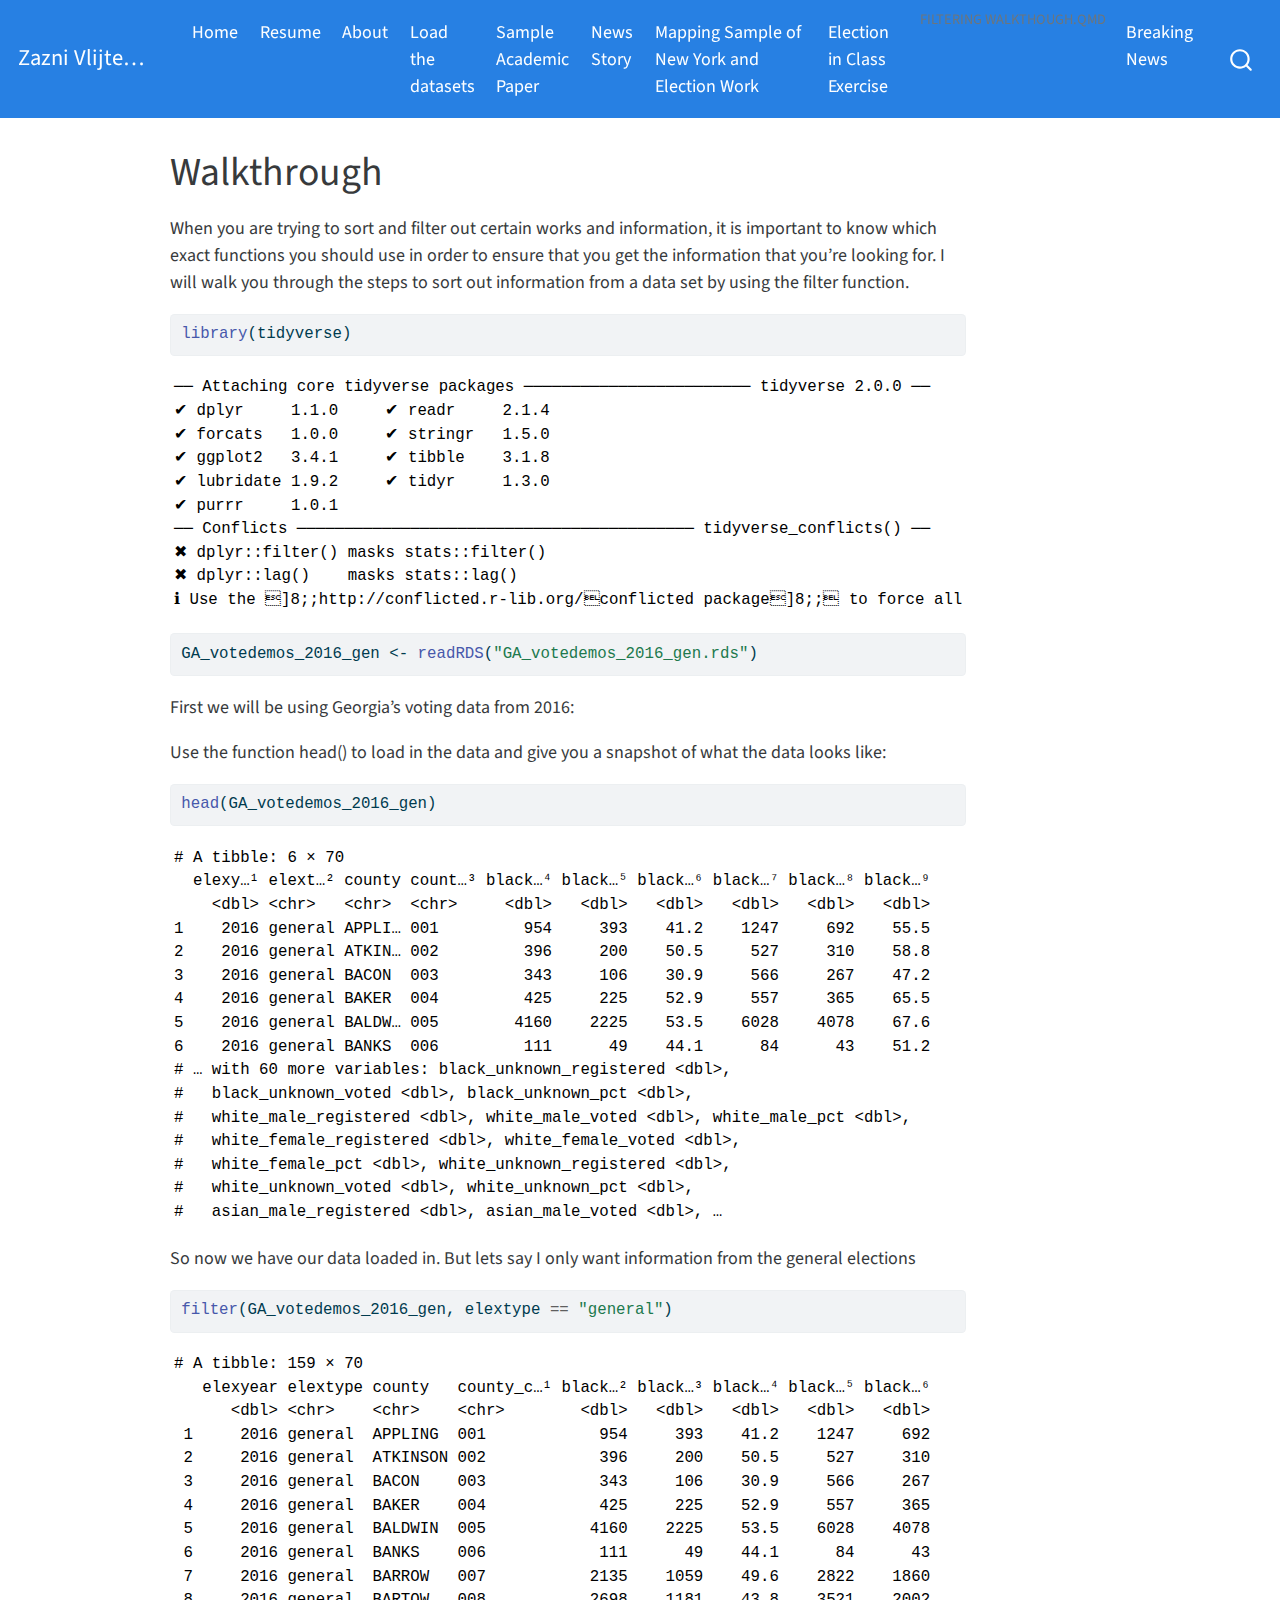
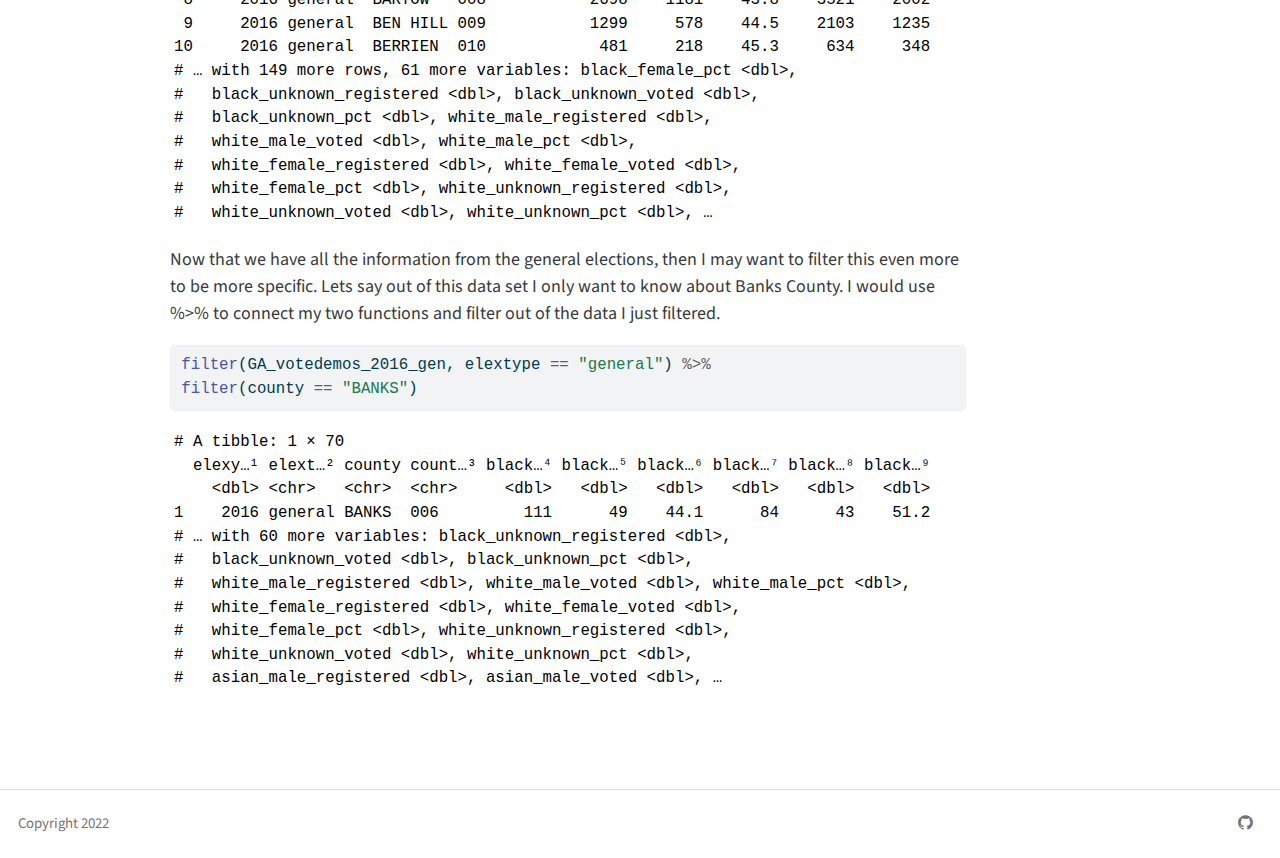
<file: docs/Filtering Walkthrough.html>
<!DOCTYPE html>
<html xmlns="http://www.w3.org/1999/xhtml" lang="en" xml:lang="en"><head>

<meta charset="utf-8">
<meta name="generator" content="quarto-1.2.475">

<meta name="viewport" content="width=device-width, initial-scale=1.0, user-scalable=yes">


<title>Zazni Vlijter’s Website - Walkthrough</title>
<style>
code{white-space: pre-wrap;}
span.smallcaps{font-variant: small-caps;}
div.columns{display: flex; gap: min(4vw, 1.5em);}
div.column{flex: auto; overflow-x: auto;}
div.hanging-indent{margin-left: 1.5em; text-indent: -1.5em;}
ul.task-list{list-style: none;}
ul.task-list li input[type="checkbox"] {
  width: 0.8em;
  margin: 0 0.8em 0.2em -1.6em;
  vertical-align: middle;
}
pre > code.sourceCode { white-space: pre; position: relative; }
pre > code.sourceCode > span { display: inline-block; line-height: 1.25; }
pre > code.sourceCode > span:empty { height: 1.2em; }
.sourceCode { overflow: visible; }
code.sourceCode > span { color: inherit; text-decoration: inherit; }
div.sourceCode { margin: 1em 0; }
pre.sourceCode { margin: 0; }
@media screen {
div.sourceCode { overflow: auto; }
}
@media print {
pre > code.sourceCode { white-space: pre-wrap; }
pre > code.sourceCode > span { text-indent: -5em; padding-left: 5em; }
}
pre.numberSource code
  { counter-reset: source-line 0; }
pre.numberSource code > span
  { position: relative; left: -4em; counter-increment: source-line; }
pre.numberSource code > span > a:first-child::before
  { content: counter(source-line);
    position: relative; left: -1em; text-align: right; vertical-align: baseline;
    border: none; display: inline-block;
    -webkit-touch-callout: none; -webkit-user-select: none;
    -khtml-user-select: none; -moz-user-select: none;
    -ms-user-select: none; user-select: none;
    padding: 0 4px; width: 4em;
    color: #aaaaaa;
  }
pre.numberSource { margin-left: 3em; border-left: 1px solid #aaaaaa;  padding-left: 4px; }
div.sourceCode
  {   }
@media screen {
pre > code.sourceCode > span > a:first-child::before { text-decoration: underline; }
}
code span.al { color: #ff0000; font-weight: bold; } /* Alert */
code span.an { color: #60a0b0; font-weight: bold; font-style: italic; } /* Annotation */
code span.at { color: #7d9029; } /* Attribute */
code span.bn { color: #40a070; } /* BaseN */
code span.bu { color: #008000; } /* BuiltIn */
code span.cf { color: #007020; font-weight: bold; } /* ControlFlow */
code span.ch { color: #4070a0; } /* Char */
code span.cn { color: #880000; } /* Constant */
code span.co { color: #60a0b0; font-style: italic; } /* Comment */
code span.cv { color: #60a0b0; font-weight: bold; font-style: italic; } /* CommentVar */
code span.do { color: #ba2121; font-style: italic; } /* Documentation */
code span.dt { color: #902000; } /* DataType */
code span.dv { color: #40a070; } /* DecVal */
code span.er { color: #ff0000; font-weight: bold; } /* Error */
code span.ex { } /* Extension */
code span.fl { color: #40a070; } /* Float */
code span.fu { color: #06287e; } /* Function */
code span.im { color: #008000; font-weight: bold; } /* Import */
code span.in { color: #60a0b0; font-weight: bold; font-style: italic; } /* Information */
code span.kw { color: #007020; font-weight: bold; } /* Keyword */
code span.op { color: #666666; } /* Operator */
code span.ot { color: #007020; } /* Other */
code span.pp { color: #bc7a00; } /* Preprocessor */
code span.sc { color: #4070a0; } /* SpecialChar */
code span.ss { color: #bb6688; } /* SpecialString */
code span.st { color: #4070a0; } /* String */
code span.va { color: #19177c; } /* Variable */
code span.vs { color: #4070a0; } /* VerbatimString */
code span.wa { color: #60a0b0; font-weight: bold; font-style: italic; } /* Warning */
</style>


<script src="site_libs/quarto-nav/quarto-nav.js"></script>
<script src="site_libs/quarto-nav/headroom.min.js"></script>
<script src="site_libs/clipboard/clipboard.min.js"></script>
<script src="site_libs/quarto-search/autocomplete.umd.js"></script>
<script src="site_libs/quarto-search/fuse.min.js"></script>
<script src="site_libs/quarto-search/quarto-search.js"></script>
<meta name="quarto:offset" content="./">
<script src="site_libs/quarto-html/quarto.js"></script>
<script src="site_libs/quarto-html/popper.min.js"></script>
<script src="site_libs/quarto-html/tippy.umd.min.js"></script>
<script src="site_libs/quarto-html/anchor.min.js"></script>
<link href="site_libs/quarto-html/tippy.css" rel="stylesheet">
<link href="site_libs/quarto-html/quarto-syntax-highlighting.css" rel="stylesheet" id="quarto-text-highlighting-styles">
<script src="site_libs/bootstrap/bootstrap.min.js"></script>
<link href="site_libs/bootstrap/bootstrap-icons.css" rel="stylesheet">
<link href="site_libs/bootstrap/bootstrap.min.css" rel="stylesheet" id="quarto-bootstrap" data-mode="light">
<script id="quarto-search-options" type="application/json">{
  "location": "navbar",
  "copy-button": false,
  "collapse-after": 3,
  "panel-placement": "end",
  "type": "overlay",
  "limit": 20,
  "language": {
    "search-no-results-text": "No results",
    "search-matching-documents-text": "matching documents",
    "search-copy-link-title": "Copy link to search",
    "search-hide-matches-text": "Hide additional matches",
    "search-more-match-text": "more match in this document",
    "search-more-matches-text": "more matches in this document",
    "search-clear-button-title": "Clear",
    "search-detached-cancel-button-title": "Cancel",
    "search-submit-button-title": "Submit"
  }
}</script>


<link rel="stylesheet" href="styles.css">
</head>

<body class="nav-fixed">

<div id="quarto-search-results"></div>
  <header id="quarto-header" class="headroom fixed-top">
    <nav class="navbar navbar-expand-lg navbar-dark ">
      <div class="navbar-container container-fluid">
      <div class="navbar-brand-container">
    <a class="navbar-brand" href="./index.html">
    <span class="navbar-title">Zazni Vlijter’s Website</span>
    </a>
  </div>
          <button class="navbar-toggler" type="button" data-bs-toggle="collapse" data-bs-target="#navbarCollapse" aria-controls="navbarCollapse" aria-expanded="false" aria-label="Toggle navigation" onclick="if (window.quartoToggleHeadroom) { window.quartoToggleHeadroom(); }">
  <span class="navbar-toggler-icon"></span>
</button>
          <div class="collapse navbar-collapse" id="navbarCollapse">
            <ul class="navbar-nav navbar-nav-scroll me-auto">
  <li class="nav-item">
    <a class="nav-link" href="./index.html">
 <span class="menu-text">Home</span></a>
  </li>  
  <li class="nav-item">
    <a class="nav-link" href="https://github.com/zaznivlijter/smpa_rsession5_mywebsite_ZazniVlijter/blob/main/Resume.pdf">
 <span class="menu-text">Resume</span></a>
  </li>  
  <li class="nav-item">
    <a class="nav-link" href="./about.html">
 <span class="menu-text">About</span></a>
  </li>  
  <li class="nav-item">
    <a class="nav-link" href="./walkthrough.html">
 <span class="menu-text">Load the datasets</span></a>
  </li>  
  <li class="nav-item">
    <a class="nav-link" href="./Sample Academic Paper.html">
 <span class="menu-text">Sample Academic Paper</span></a>
  </li>  
  <li class="nav-item">
    <a class="nav-link" href="./Example News Story.html">
 <span class="menu-text">News Story</span></a>
  </li>  
  <li class="nav-item">
    <a class="nav-link" href="./Maps.html">
 <span class="menu-text">Mapping Sample of New York and Election Work</span></a>
  </li>  
  <li class="nav-item">
    <a class="nav-link" href="./Election in Class Exercise.html">
 <span class="menu-text">Election in Class Exercise</span></a>
  </li>  
  <li class="dropdown-header">
 <span class="menu-text">Filtering Walkthough.qmd</span></li>
  <li class="nav-item">
    <a class="nav-link" href="./Breaking News Story.html">
 <span class="menu-text">Breaking News</span></a>
  </li>  
</ul>
              <div id="quarto-search" class="" title="Search"></div>
          </div> <!-- /navcollapse -->
      </div> <!-- /container-fluid -->
    </nav>
</header>
<!-- content -->
<div id="quarto-content" class="quarto-container page-columns page-rows-contents page-layout-article page-navbar">
<!-- sidebar -->
<!-- margin-sidebar -->
    <div id="quarto-margin-sidebar" class="sidebar margin-sidebar">
        
    </div>
<!-- main -->
<main class="content" id="quarto-document-content">

<header id="title-block-header" class="quarto-title-block default">
<div class="quarto-title">
<h1 class="title">Walkthrough</h1>
</div>



<div class="quarto-title-meta">

    
  
    
  </div>
  

</header>

<p>When you are trying to sort and filter out certain works and information, it is important to know which exact functions you should use in order to ensure that you get the information that you’re looking for. I will walk you through the steps to sort out information from a data set by using the filter function.</p>
<div class="cell">
<div class="sourceCode cell-code" id="cb1"><pre class="sourceCode r code-with-copy"><code class="sourceCode r"><span id="cb1-1"><a href="#cb1-1" aria-hidden="true" tabindex="-1"></a><span class="fu">library</span>(tidyverse)</span></code><button title="Copy to Clipboard" class="code-copy-button"><i class="bi"></i></button></pre></div>
<div class="cell-output cell-output-stderr">
<pre><code>── Attaching core tidyverse packages ──────────────────────── tidyverse 2.0.0 ──
✔ dplyr     1.1.0     ✔ readr     2.1.4
✔ forcats   1.0.0     ✔ stringr   1.5.0
✔ ggplot2   3.4.1     ✔ tibble    3.1.8
✔ lubridate 1.9.2     ✔ tidyr     1.3.0
✔ purrr     1.0.1     
── Conflicts ────────────────────────────────────────── tidyverse_conflicts() ──
✖ dplyr::filter() masks stats::filter()
✖ dplyr::lag()    masks stats::lag()
ℹ Use the ]8;;http://conflicted.r-lib.org/conflicted package]8;; to force all conflicts to become errors</code></pre>
</div>
</div>
<div class="cell">
<div class="sourceCode cell-code" id="cb3"><pre class="sourceCode r code-with-copy"><code class="sourceCode r"><span id="cb3-1"><a href="#cb3-1" aria-hidden="true" tabindex="-1"></a>GA_votedemos_2016_gen <span class="ot">&lt;-</span> <span class="fu">readRDS</span>(<span class="st">"GA_votedemos_2016_gen.rds"</span>)</span></code><button title="Copy to Clipboard" class="code-copy-button"><i class="bi"></i></button></pre></div>
</div>
<p>First we will be using Georgia’s voting data from 2016:</p>
<p>Use the function head() to load in the data and give you a snapshot of what the data looks like:</p>
<div class="cell">
<div class="sourceCode cell-code" id="cb4"><pre class="sourceCode r code-with-copy"><code class="sourceCode r"><span id="cb4-1"><a href="#cb4-1" aria-hidden="true" tabindex="-1"></a><span class="fu">head</span>(GA_votedemos_2016_gen)</span></code><button title="Copy to Clipboard" class="code-copy-button"><i class="bi"></i></button></pre></div>
<div class="cell-output cell-output-stdout">
<pre><code># A tibble: 6 × 70
  elexy…¹ elext…² county count…³ black…⁴ black…⁵ black…⁶ black…⁷ black…⁸ black…⁹
    &lt;dbl&gt; &lt;chr&gt;   &lt;chr&gt;  &lt;chr&gt;     &lt;dbl&gt;   &lt;dbl&gt;   &lt;dbl&gt;   &lt;dbl&gt;   &lt;dbl&gt;   &lt;dbl&gt;
1    2016 general APPLI… 001         954     393    41.2    1247     692    55.5
2    2016 general ATKIN… 002         396     200    50.5     527     310    58.8
3    2016 general BACON  003         343     106    30.9     566     267    47.2
4    2016 general BAKER  004         425     225    52.9     557     365    65.5
5    2016 general BALDW… 005        4160    2225    53.5    6028    4078    67.6
6    2016 general BANKS  006         111      49    44.1      84      43    51.2
# … with 60 more variables: black_unknown_registered &lt;dbl&gt;,
#   black_unknown_voted &lt;dbl&gt;, black_unknown_pct &lt;dbl&gt;,
#   white_male_registered &lt;dbl&gt;, white_male_voted &lt;dbl&gt;, white_male_pct &lt;dbl&gt;,
#   white_female_registered &lt;dbl&gt;, white_female_voted &lt;dbl&gt;,
#   white_female_pct &lt;dbl&gt;, white_unknown_registered &lt;dbl&gt;,
#   white_unknown_voted &lt;dbl&gt;, white_unknown_pct &lt;dbl&gt;,
#   asian_male_registered &lt;dbl&gt;, asian_male_voted &lt;dbl&gt;, …</code></pre>
</div>
</div>
<p>So now we have our data loaded in. But lets say I only want information from the general elections</p>
<div class="cell">
<div class="sourceCode cell-code" id="cb6"><pre class="sourceCode r code-with-copy"><code class="sourceCode r"><span id="cb6-1"><a href="#cb6-1" aria-hidden="true" tabindex="-1"></a><span class="fu">filter</span>(GA_votedemos_2016_gen, elextype <span class="sc">==</span> <span class="st">"general"</span>)</span></code><button title="Copy to Clipboard" class="code-copy-button"><i class="bi"></i></button></pre></div>
<div class="cell-output cell-output-stdout">
<pre><code># A tibble: 159 × 70
   elexyear elextype county   county_c…¹ black…² black…³ black…⁴ black…⁵ black…⁶
      &lt;dbl&gt; &lt;chr&gt;    &lt;chr&gt;    &lt;chr&gt;        &lt;dbl&gt;   &lt;dbl&gt;   &lt;dbl&gt;   &lt;dbl&gt;   &lt;dbl&gt;
 1     2016 general  APPLING  001            954     393    41.2    1247     692
 2     2016 general  ATKINSON 002            396     200    50.5     527     310
 3     2016 general  BACON    003            343     106    30.9     566     267
 4     2016 general  BAKER    004            425     225    52.9     557     365
 5     2016 general  BALDWIN  005           4160    2225    53.5    6028    4078
 6     2016 general  BANKS    006            111      49    44.1      84      43
 7     2016 general  BARROW   007           2135    1059    49.6    2822    1860
 8     2016 general  BARTOW   008           2698    1181    43.8    3521    2002
 9     2016 general  BEN HILL 009           1299     578    44.5    2103    1235
10     2016 general  BERRIEN  010            481     218    45.3     634     348
# … with 149 more rows, 61 more variables: black_female_pct &lt;dbl&gt;,
#   black_unknown_registered &lt;dbl&gt;, black_unknown_voted &lt;dbl&gt;,
#   black_unknown_pct &lt;dbl&gt;, white_male_registered &lt;dbl&gt;,
#   white_male_voted &lt;dbl&gt;, white_male_pct &lt;dbl&gt;,
#   white_female_registered &lt;dbl&gt;, white_female_voted &lt;dbl&gt;,
#   white_female_pct &lt;dbl&gt;, white_unknown_registered &lt;dbl&gt;,
#   white_unknown_voted &lt;dbl&gt;, white_unknown_pct &lt;dbl&gt;, …</code></pre>
</div>
</div>
<p>Now that we have all the information from the general elections, then I may want to filter this even more to be more specific. Lets say out of this data set I only want to know about Banks County. I would use %&gt;% to connect my two functions and filter out of the data I just filtered.</p>
<div class="cell">
<div class="sourceCode cell-code" id="cb8"><pre class="sourceCode r code-with-copy"><code class="sourceCode r"><span id="cb8-1"><a href="#cb8-1" aria-hidden="true" tabindex="-1"></a><span class="fu">filter</span>(GA_votedemos_2016_gen, elextype <span class="sc">==</span> <span class="st">"general"</span>) <span class="sc">%&gt;%</span></span>
<span id="cb8-2"><a href="#cb8-2" aria-hidden="true" tabindex="-1"></a><span class="fu">filter</span>(county <span class="sc">==</span> <span class="st">"BANKS"</span>)</span></code><button title="Copy to Clipboard" class="code-copy-button"><i class="bi"></i></button></pre></div>
<div class="cell-output cell-output-stdout">
<pre><code># A tibble: 1 × 70
  elexy…¹ elext…² county count…³ black…⁴ black…⁵ black…⁶ black…⁷ black…⁸ black…⁹
    &lt;dbl&gt; &lt;chr&gt;   &lt;chr&gt;  &lt;chr&gt;     &lt;dbl&gt;   &lt;dbl&gt;   &lt;dbl&gt;   &lt;dbl&gt;   &lt;dbl&gt;   &lt;dbl&gt;
1    2016 general BANKS  006         111      49    44.1      84      43    51.2
# … with 60 more variables: black_unknown_registered &lt;dbl&gt;,
#   black_unknown_voted &lt;dbl&gt;, black_unknown_pct &lt;dbl&gt;,
#   white_male_registered &lt;dbl&gt;, white_male_voted &lt;dbl&gt;, white_male_pct &lt;dbl&gt;,
#   white_female_registered &lt;dbl&gt;, white_female_voted &lt;dbl&gt;,
#   white_female_pct &lt;dbl&gt;, white_unknown_registered &lt;dbl&gt;,
#   white_unknown_voted &lt;dbl&gt;, white_unknown_pct &lt;dbl&gt;,
#   asian_male_registered &lt;dbl&gt;, asian_male_voted &lt;dbl&gt;, …</code></pre>
</div>
</div>



</main> <!-- /main -->
<script id="quarto-html-after-body" type="application/javascript">
window.document.addEventListener("DOMContentLoaded", function (event) {
  const toggleBodyColorMode = (bsSheetEl) => {
    const mode = bsSheetEl.getAttribute("data-mode");
    const bodyEl = window.document.querySelector("body");
    if (mode === "dark") {
      bodyEl.classList.add("quarto-dark");
      bodyEl.classList.remove("quarto-light");
    } else {
      bodyEl.classList.add("quarto-light");
      bodyEl.classList.remove("quarto-dark");
    }
  }
  const toggleBodyColorPrimary = () => {
    const bsSheetEl = window.document.querySelector("link#quarto-bootstrap");
    if (bsSheetEl) {
      toggleBodyColorMode(bsSheetEl);
    }
  }
  toggleBodyColorPrimary();  
  const icon = "";
  const anchorJS = new window.AnchorJS();
  anchorJS.options = {
    placement: 'right',
    icon: icon
  };
  anchorJS.add('.anchored');
  const clipboard = new window.ClipboardJS('.code-copy-button', {
    target: function(trigger) {
      return trigger.previousElementSibling;
    }
  });
  clipboard.on('success', function(e) {
    // button target
    const button = e.trigger;
    // don't keep focus
    button.blur();
    // flash "checked"
    button.classList.add('code-copy-button-checked');
    var currentTitle = button.getAttribute("title");
    button.setAttribute("title", "Copied!");
    let tooltip;
    if (window.bootstrap) {
      button.setAttribute("data-bs-toggle", "tooltip");
      button.setAttribute("data-bs-placement", "left");
      button.setAttribute("data-bs-title", "Copied!");
      tooltip = new bootstrap.Tooltip(button, 
        { trigger: "manual", 
          customClass: "code-copy-button-tooltip",
          offset: [0, -8]});
      tooltip.show();    
    }
    setTimeout(function() {
      if (tooltip) {
        tooltip.hide();
        button.removeAttribute("data-bs-title");
        button.removeAttribute("data-bs-toggle");
        button.removeAttribute("data-bs-placement");
      }
      button.setAttribute("title", currentTitle);
      button.classList.remove('code-copy-button-checked');
    }, 1000);
    // clear code selection
    e.clearSelection();
  });
  function tippyHover(el, contentFn) {
    const config = {
      allowHTML: true,
      content: contentFn,
      maxWidth: 500,
      delay: 100,
      arrow: false,
      appendTo: function(el) {
          return el.parentElement;
      },
      interactive: true,
      interactiveBorder: 10,
      theme: 'quarto',
      placement: 'bottom-start'
    };
    window.tippy(el, config); 
  }
  const noterefs = window.document.querySelectorAll('a[role="doc-noteref"]');
  for (var i=0; i<noterefs.length; i++) {
    const ref = noterefs[i];
    tippyHover(ref, function() {
      // use id or data attribute instead here
      let href = ref.getAttribute('data-footnote-href') || ref.getAttribute('href');
      try { href = new URL(href).hash; } catch {}
      const id = href.replace(/^#\/?/, "");
      const note = window.document.getElementById(id);
      return note.innerHTML;
    });
  }
  const findCites = (el) => {
    const parentEl = el.parentElement;
    if (parentEl) {
      const cites = parentEl.dataset.cites;
      if (cites) {
        return {
          el,
          cites: cites.split(' ')
        };
      } else {
        return findCites(el.parentElement)
      }
    } else {
      return undefined;
    }
  };
  var bibliorefs = window.document.querySelectorAll('a[role="doc-biblioref"]');
  for (var i=0; i<bibliorefs.length; i++) {
    const ref = bibliorefs[i];
    const citeInfo = findCites(ref);
    if (citeInfo) {
      tippyHover(citeInfo.el, function() {
        var popup = window.document.createElement('div');
        citeInfo.cites.forEach(function(cite) {
          var citeDiv = window.document.createElement('div');
          citeDiv.classList.add('hanging-indent');
          citeDiv.classList.add('csl-entry');
          var biblioDiv = window.document.getElementById('ref-' + cite);
          if (biblioDiv) {
            citeDiv.innerHTML = biblioDiv.innerHTML;
          }
          popup.appendChild(citeDiv);
        });
        return popup.innerHTML;
      });
    }
  }
});
</script>
</div> <!-- /content -->
<footer class="footer">
  <div class="nav-footer">
    <div class="nav-footer-left">Copyright 2022</div>   
    <div class="nav-footer-right">
      <ul class="footer-items list-unstyled">
    <li class="nav-item compact">
    <a class="nav-link" href="https://github.com/">
      <i class="bi bi-github" role="img">
</i> 
    </a>
  </li>  
</ul>
    </div>
  </div>
</footer>



</body></html>
</file>
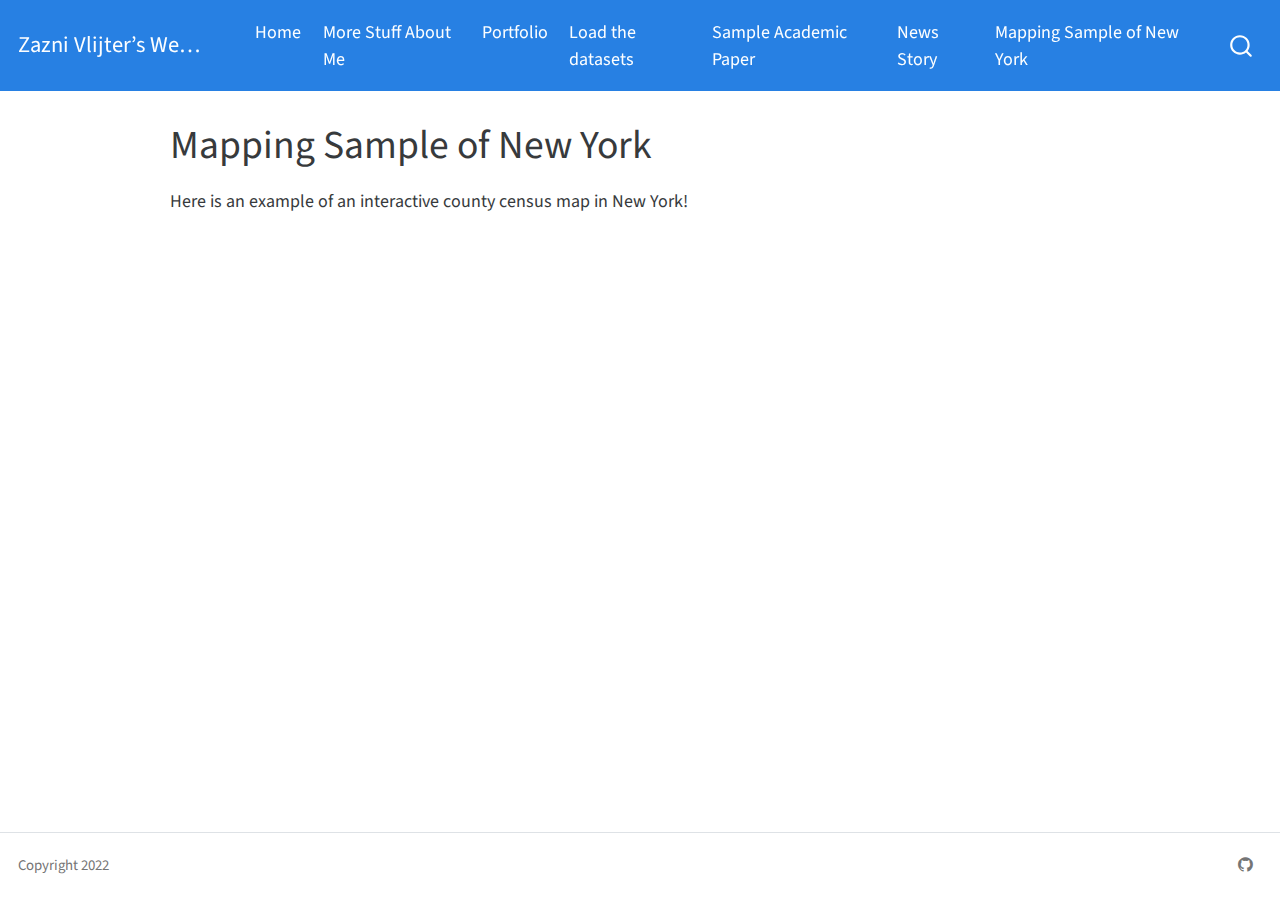
<file: docs/Maps.html>
<!DOCTYPE html>
<html xmlns="http://www.w3.org/1999/xhtml" lang="en" xml:lang="en"><head>

<meta charset="utf-8">
<meta name="generator" content="quarto-1.2.475">

<meta name="viewport" content="width=device-width, initial-scale=1.0, user-scalable=yes">


<title>Zazni Vlijter’s Website - Mapping Sample of New York</title>
<style>
code{white-space: pre-wrap;}
span.smallcaps{font-variant: small-caps;}
div.columns{display: flex; gap: min(4vw, 1.5em);}
div.column{flex: auto; overflow-x: auto;}
div.hanging-indent{margin-left: 1.5em; text-indent: -1.5em;}
ul.task-list{list-style: none;}
ul.task-list li input[type="checkbox"] {
  width: 0.8em;
  margin: 0 0.8em 0.2em -1.6em;
  vertical-align: middle;
}
</style>


<script src="site_libs/quarto-nav/quarto-nav.js"></script>
<script src="site_libs/quarto-nav/headroom.min.js"></script>
<script src="site_libs/clipboard/clipboard.min.js"></script>
<script src="site_libs/quarto-search/autocomplete.umd.js"></script>
<script src="site_libs/quarto-search/fuse.min.js"></script>
<script src="site_libs/quarto-search/quarto-search.js"></script>
<meta name="quarto:offset" content="./">
<script src="site_libs/quarto-html/quarto.js"></script>
<script src="site_libs/quarto-html/popper.min.js"></script>
<script src="site_libs/quarto-html/tippy.umd.min.js"></script>
<script src="site_libs/quarto-html/anchor.min.js"></script>
<link href="site_libs/quarto-html/tippy.css" rel="stylesheet">
<link href="site_libs/quarto-html/quarto-syntax-highlighting.css" rel="stylesheet" id="quarto-text-highlighting-styles">
<script src="site_libs/bootstrap/bootstrap.min.js"></script>
<link href="site_libs/bootstrap/bootstrap-icons.css" rel="stylesheet">
<link href="site_libs/bootstrap/bootstrap.min.css" rel="stylesheet" id="quarto-bootstrap" data-mode="light">
<script id="quarto-search-options" type="application/json">{
  "location": "navbar",
  "copy-button": false,
  "collapse-after": 3,
  "panel-placement": "end",
  "type": "overlay",
  "limit": 20,
  "language": {
    "search-no-results-text": "No results",
    "search-matching-documents-text": "matching documents",
    "search-copy-link-title": "Copy link to search",
    "search-hide-matches-text": "Hide additional matches",
    "search-more-match-text": "more match in this document",
    "search-more-matches-text": "more matches in this document",
    "search-clear-button-title": "Clear",
    "search-detached-cancel-button-title": "Cancel",
    "search-submit-button-title": "Submit"
  }
}</script>


<link rel="stylesheet" href="styles.css">
</head>

<body class="nav-fixed">

<div id="quarto-search-results"></div>
  <header id="quarto-header" class="headroom fixed-top">
    <nav class="navbar navbar-expand-lg navbar-dark ">
      <div class="navbar-container container-fluid">
      <div class="navbar-brand-container">
    <a class="navbar-brand" href="./index.html">
    <span class="navbar-title">Zazni Vlijter’s Website</span>
    </a>
  </div>
          <button class="navbar-toggler" type="button" data-bs-toggle="collapse" data-bs-target="#navbarCollapse" aria-controls="navbarCollapse" aria-expanded="false" aria-label="Toggle navigation" onclick="if (window.quartoToggleHeadroom) { window.quartoToggleHeadroom(); }">
  <span class="navbar-toggler-icon"></span>
</button>
          <div class="collapse navbar-collapse" id="navbarCollapse">
            <ul class="navbar-nav navbar-nav-scroll me-auto">
  <li class="nav-item">
    <a class="nav-link" href="./index.html">
 <span class="menu-text">Home</span></a>
  </li>  
  <li class="nav-item">
    <a class="nav-link" href="./about.html">
 <span class="menu-text">More Stuff About Me</span></a>
  </li>  
  <li class="nav-item">
    <a class="nav-link" href="./portfolio.html">
 <span class="menu-text">Portfolio</span></a>
  </li>  
  <li class="nav-item">
    <a class="nav-link" href="./walkthrough.html">
 <span class="menu-text">Load the datasets</span></a>
  </li>  
  <li class="nav-item">
    <a class="nav-link" href="./Sample Academic Paper.html">
 <span class="menu-text">Sample Academic Paper</span></a>
  </li>  
  <li class="nav-item">
    <a class="nav-link" href="./Example News Story.html">
 <span class="menu-text">News Story</span></a>
  </li>  
  <li class="nav-item">
    <a class="nav-link active" href="./Maps.html" aria-current="page">
 <span class="menu-text">Mapping Sample of New York</span></a>
  </li>  
</ul>
              <div id="quarto-search" class="" title="Search"></div>
          </div> <!-- /navcollapse -->
      </div> <!-- /container-fluid -->
    </nav>
</header>
<!-- content -->
<div id="quarto-content" class="quarto-container page-columns page-rows-contents page-layout-article page-navbar">
<!-- sidebar -->
<!-- margin-sidebar -->
    <div id="quarto-margin-sidebar" class="sidebar margin-sidebar">
        
    </div>
<!-- main -->
<main class="content" id="quarto-document-content">

<header id="title-block-header" class="quarto-title-block default">
<div class="quarto-title">
<h1 class="title">Mapping Sample of New York</h1>
</div>



<div class="quarto-title-meta">

    
  
    
  </div>
  

</header>

<p>Here is an example of an interactive county census map in New York!</p>



</main> <!-- /main -->
<script id="quarto-html-after-body" type="application/javascript">
window.document.addEventListener("DOMContentLoaded", function (event) {
  const toggleBodyColorMode = (bsSheetEl) => {
    const mode = bsSheetEl.getAttribute("data-mode");
    const bodyEl = window.document.querySelector("body");
    if (mode === "dark") {
      bodyEl.classList.add("quarto-dark");
      bodyEl.classList.remove("quarto-light");
    } else {
      bodyEl.classList.add("quarto-light");
      bodyEl.classList.remove("quarto-dark");
    }
  }
  const toggleBodyColorPrimary = () => {
    const bsSheetEl = window.document.querySelector("link#quarto-bootstrap");
    if (bsSheetEl) {
      toggleBodyColorMode(bsSheetEl);
    }
  }
  toggleBodyColorPrimary();  
  const icon = "";
  const anchorJS = new window.AnchorJS();
  anchorJS.options = {
    placement: 'right',
    icon: icon
  };
  anchorJS.add('.anchored');
  const clipboard = new window.ClipboardJS('.code-copy-button', {
    target: function(trigger) {
      return trigger.previousElementSibling;
    }
  });
  clipboard.on('success', function(e) {
    // button target
    const button = e.trigger;
    // don't keep focus
    button.blur();
    // flash "checked"
    button.classList.add('code-copy-button-checked');
    var currentTitle = button.getAttribute("title");
    button.setAttribute("title", "Copied!");
    let tooltip;
    if (window.bootstrap) {
      button.setAttribute("data-bs-toggle", "tooltip");
      button.setAttribute("data-bs-placement", "left");
      button.setAttribute("data-bs-title", "Copied!");
      tooltip = new bootstrap.Tooltip(button, 
        { trigger: "manual", 
          customClass: "code-copy-button-tooltip",
          offset: [0, -8]});
      tooltip.show();    
    }
    setTimeout(function() {
      if (tooltip) {
        tooltip.hide();
        button.removeAttribute("data-bs-title");
        button.removeAttribute("data-bs-toggle");
        button.removeAttribute("data-bs-placement");
      }
      button.setAttribute("title", currentTitle);
      button.classList.remove('code-copy-button-checked');
    }, 1000);
    // clear code selection
    e.clearSelection();
  });
  function tippyHover(el, contentFn) {
    const config = {
      allowHTML: true,
      content: contentFn,
      maxWidth: 500,
      delay: 100,
      arrow: false,
      appendTo: function(el) {
          return el.parentElement;
      },
      interactive: true,
      interactiveBorder: 10,
      theme: 'quarto',
      placement: 'bottom-start'
    };
    window.tippy(el, config); 
  }
  const noterefs = window.document.querySelectorAll('a[role="doc-noteref"]');
  for (var i=0; i<noterefs.length; i++) {
    const ref = noterefs[i];
    tippyHover(ref, function() {
      // use id or data attribute instead here
      let href = ref.getAttribute('data-footnote-href') || ref.getAttribute('href');
      try { href = new URL(href).hash; } catch {}
      const id = href.replace(/^#\/?/, "");
      const note = window.document.getElementById(id);
      return note.innerHTML;
    });
  }
  const findCites = (el) => {
    const parentEl = el.parentElement;
    if (parentEl) {
      const cites = parentEl.dataset.cites;
      if (cites) {
        return {
          el,
          cites: cites.split(' ')
        };
      } else {
        return findCites(el.parentElement)
      }
    } else {
      return undefined;
    }
  };
  var bibliorefs = window.document.querySelectorAll('a[role="doc-biblioref"]');
  for (var i=0; i<bibliorefs.length; i++) {
    const ref = bibliorefs[i];
    const citeInfo = findCites(ref);
    if (citeInfo) {
      tippyHover(citeInfo.el, function() {
        var popup = window.document.createElement('div');
        citeInfo.cites.forEach(function(cite) {
          var citeDiv = window.document.createElement('div');
          citeDiv.classList.add('hanging-indent');
          citeDiv.classList.add('csl-entry');
          var biblioDiv = window.document.getElementById('ref-' + cite);
          if (biblioDiv) {
            citeDiv.innerHTML = biblioDiv.innerHTML;
          }
          popup.appendChild(citeDiv);
        });
        return popup.innerHTML;
      });
    }
  }
});
</script>
</div> <!-- /content -->
<footer class="footer">
  <div class="nav-footer">
    <div class="nav-footer-left">Copyright 2022</div>   
    <div class="nav-footer-right">
      <ul class="footer-items list-unstyled">
    <li class="nav-item compact">
    <a class="nav-link" href="https://github.com/">
      <i class="bi bi-github" role="img">
</i> 
    </a>
  </li>  
</ul>
    </div>
  </div>
</footer>



</body></html>
</file>
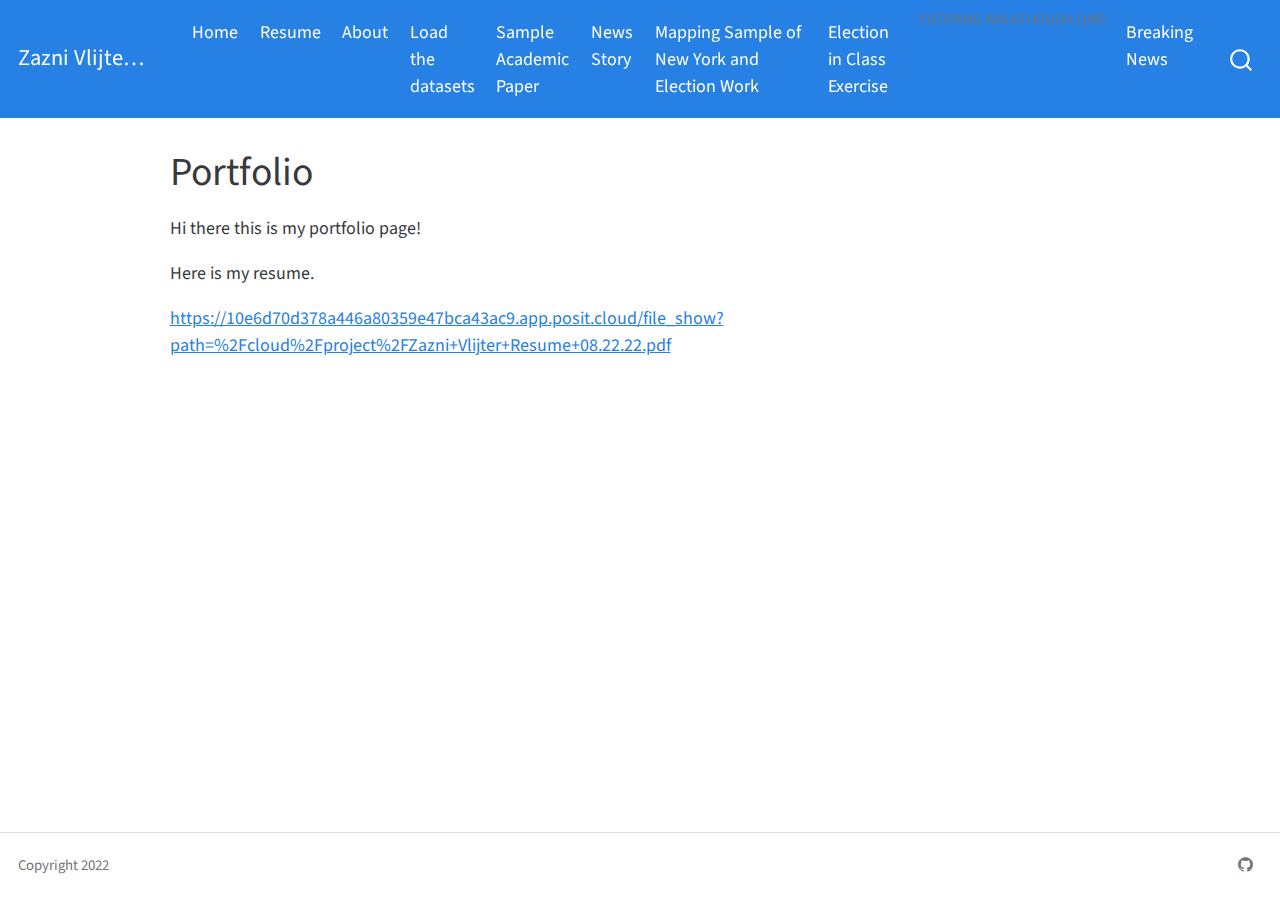
<file: docs/portfolio.html>
<!DOCTYPE html>
<html xmlns="http://www.w3.org/1999/xhtml" lang="en" xml:lang="en"><head>

<meta charset="utf-8">
<meta name="generator" content="quarto-1.2.475">

<meta name="viewport" content="width=device-width, initial-scale=1.0, user-scalable=yes">


<title>Zazni Vlijter’s Website - Portfolio</title>
<style>
code{white-space: pre-wrap;}
span.smallcaps{font-variant: small-caps;}
div.columns{display: flex; gap: min(4vw, 1.5em);}
div.column{flex: auto; overflow-x: auto;}
div.hanging-indent{margin-left: 1.5em; text-indent: -1.5em;}
ul.task-list{list-style: none;}
ul.task-list li input[type="checkbox"] {
  width: 0.8em;
  margin: 0 0.8em 0.2em -1.6em;
  vertical-align: middle;
}
</style>


<script src="site_libs/quarto-nav/quarto-nav.js"></script>
<script src="site_libs/quarto-nav/headroom.min.js"></script>
<script src="site_libs/clipboard/clipboard.min.js"></script>
<script src="site_libs/quarto-search/autocomplete.umd.js"></script>
<script src="site_libs/quarto-search/fuse.min.js"></script>
<script src="site_libs/quarto-search/quarto-search.js"></script>
<meta name="quarto:offset" content="./">
<script src="site_libs/quarto-html/quarto.js"></script>
<script src="site_libs/quarto-html/popper.min.js"></script>
<script src="site_libs/quarto-html/tippy.umd.min.js"></script>
<script src="site_libs/quarto-html/anchor.min.js"></script>
<link href="site_libs/quarto-html/tippy.css" rel="stylesheet">
<link href="site_libs/quarto-html/quarto-syntax-highlighting.css" rel="stylesheet" id="quarto-text-highlighting-styles">
<script src="site_libs/bootstrap/bootstrap.min.js"></script>
<link href="site_libs/bootstrap/bootstrap-icons.css" rel="stylesheet">
<link href="site_libs/bootstrap/bootstrap.min.css" rel="stylesheet" id="quarto-bootstrap" data-mode="light">
<script id="quarto-search-options" type="application/json">{
  "location": "navbar",
  "copy-button": false,
  "collapse-after": 3,
  "panel-placement": "end",
  "type": "overlay",
  "limit": 20,
  "language": {
    "search-no-results-text": "No results",
    "search-matching-documents-text": "matching documents",
    "search-copy-link-title": "Copy link to search",
    "search-hide-matches-text": "Hide additional matches",
    "search-more-match-text": "more match in this document",
    "search-more-matches-text": "more matches in this document",
    "search-clear-button-title": "Clear",
    "search-detached-cancel-button-title": "Cancel",
    "search-submit-button-title": "Submit"
  }
}</script>


<link rel="stylesheet" href="styles.css">
</head>

<body class="nav-fixed">

<div id="quarto-search-results"></div>
  <header id="quarto-header" class="headroom fixed-top">
    <nav class="navbar navbar-expand-lg navbar-dark ">
      <div class="navbar-container container-fluid">
      <div class="navbar-brand-container">
    <a class="navbar-brand" href="./index.html">
    <span class="navbar-title">Zazni Vlijter’s Website</span>
    </a>
  </div>
          <button class="navbar-toggler" type="button" data-bs-toggle="collapse" data-bs-target="#navbarCollapse" aria-controls="navbarCollapse" aria-expanded="false" aria-label="Toggle navigation" onclick="if (window.quartoToggleHeadroom) { window.quartoToggleHeadroom(); }">
  <span class="navbar-toggler-icon"></span>
</button>
          <div class="collapse navbar-collapse" id="navbarCollapse">
            <ul class="navbar-nav navbar-nav-scroll me-auto">
  <li class="nav-item">
    <a class="nav-link" href="./index.html">
 <span class="menu-text">Home</span></a>
  </li>  
  <li class="nav-item">
    <a class="nav-link" href="https://github.com/zaznivlijter/smpa_rsession5_mywebsite_ZazniVlijter/blob/main/Resume.pdf">
 <span class="menu-text">Resume</span></a>
  </li>  
  <li class="nav-item">
    <a class="nav-link" href="./about.html">
 <span class="menu-text">About</span></a>
  </li>  
  <li class="nav-item">
    <a class="nav-link" href="./walkthrough.html">
 <span class="menu-text">Load the datasets</span></a>
  </li>  
  <li class="nav-item">
    <a class="nav-link" href="./Sample Academic Paper.html">
 <span class="menu-text">Sample Academic Paper</span></a>
  </li>  
  <li class="nav-item">
    <a class="nav-link" href="./Example News Story.html">
 <span class="menu-text">News Story</span></a>
  </li>  
  <li class="nav-item">
    <a class="nav-link" href="./Maps.html">
 <span class="menu-text">Mapping Sample of New York and Election Work</span></a>
  </li>  
  <li class="nav-item">
    <a class="nav-link" href="./Election in Class Exercise.html">
 <span class="menu-text">Election in Class Exercise</span></a>
  </li>  
  <li class="dropdown-header">
 <span class="menu-text">Filtering Walkthough.qmd</span></li>
  <li class="nav-item">
    <a class="nav-link" href="./Breaking News Story.html">
 <span class="menu-text">Breaking News</span></a>
  </li>  
</ul>
              <div id="quarto-search" class="" title="Search"></div>
          </div> <!-- /navcollapse -->
      </div> <!-- /container-fluid -->
    </nav>
</header>
<!-- content -->
<div id="quarto-content" class="quarto-container page-columns page-rows-contents page-layout-article page-navbar">
<!-- sidebar -->
<!-- margin-sidebar -->
    <div id="quarto-margin-sidebar" class="sidebar margin-sidebar">
        
    </div>
<!-- main -->
<main class="content" id="quarto-document-content">

<header id="title-block-header" class="quarto-title-block default">
<div class="quarto-title">
<h1 class="title">Portfolio</h1>
</div>



<div class="quarto-title-meta">

    
  
    
  </div>
  

</header>

<p>Hi there this is my portfolio page!</p>
<p>Here is my resume.</p>
<p><a href="https://10e6d70d378a446a80359e47bca43ac9.app.posit.cloud/file_show?path=%2Fcloud%2Fproject%2FZazni+Vlijter+Resume+08.22.22.pdf" class="uri">https://10e6d70d378a446a80359e47bca43ac9.app.posit.cloud/file_show?path=%2Fcloud%2Fproject%2FZazni+Vlijter+Resume+08.22.22.pdf</a></p>



</main> <!-- /main -->
<script id="quarto-html-after-body" type="application/javascript">
window.document.addEventListener("DOMContentLoaded", function (event) {
  const toggleBodyColorMode = (bsSheetEl) => {
    const mode = bsSheetEl.getAttribute("data-mode");
    const bodyEl = window.document.querySelector("body");
    if (mode === "dark") {
      bodyEl.classList.add("quarto-dark");
      bodyEl.classList.remove("quarto-light");
    } else {
      bodyEl.classList.add("quarto-light");
      bodyEl.classList.remove("quarto-dark");
    }
  }
  const toggleBodyColorPrimary = () => {
    const bsSheetEl = window.document.querySelector("link#quarto-bootstrap");
    if (bsSheetEl) {
      toggleBodyColorMode(bsSheetEl);
    }
  }
  toggleBodyColorPrimary();  
  const icon = "";
  const anchorJS = new window.AnchorJS();
  anchorJS.options = {
    placement: 'right',
    icon: icon
  };
  anchorJS.add('.anchored');
  const clipboard = new window.ClipboardJS('.code-copy-button', {
    target: function(trigger) {
      return trigger.previousElementSibling;
    }
  });
  clipboard.on('success', function(e) {
    // button target
    const button = e.trigger;
    // don't keep focus
    button.blur();
    // flash "checked"
    button.classList.add('code-copy-button-checked');
    var currentTitle = button.getAttribute("title");
    button.setAttribute("title", "Copied!");
    let tooltip;
    if (window.bootstrap) {
      button.setAttribute("data-bs-toggle", "tooltip");
      button.setAttribute("data-bs-placement", "left");
      button.setAttribute("data-bs-title", "Copied!");
      tooltip = new bootstrap.Tooltip(button, 
        { trigger: "manual", 
          customClass: "code-copy-button-tooltip",
          offset: [0, -8]});
      tooltip.show();    
    }
    setTimeout(function() {
      if (tooltip) {
        tooltip.hide();
        button.removeAttribute("data-bs-title");
        button.removeAttribute("data-bs-toggle");
        button.removeAttribute("data-bs-placement");
      }
      button.setAttribute("title", currentTitle);
      button.classList.remove('code-copy-button-checked');
    }, 1000);
    // clear code selection
    e.clearSelection();
  });
  function tippyHover(el, contentFn) {
    const config = {
      allowHTML: true,
      content: contentFn,
      maxWidth: 500,
      delay: 100,
      arrow: false,
      appendTo: function(el) {
          return el.parentElement;
      },
      interactive: true,
      interactiveBorder: 10,
      theme: 'quarto',
      placement: 'bottom-start'
    };
    window.tippy(el, config); 
  }
  const noterefs = window.document.querySelectorAll('a[role="doc-noteref"]');
  for (var i=0; i<noterefs.length; i++) {
    const ref = noterefs[i];
    tippyHover(ref, function() {
      // use id or data attribute instead here
      let href = ref.getAttribute('data-footnote-href') || ref.getAttribute('href');
      try { href = new URL(href).hash; } catch {}
      const id = href.replace(/^#\/?/, "");
      const note = window.document.getElementById(id);
      return note.innerHTML;
    });
  }
  const findCites = (el) => {
    const parentEl = el.parentElement;
    if (parentEl) {
      const cites = parentEl.dataset.cites;
      if (cites) {
        return {
          el,
          cites: cites.split(' ')
        };
      } else {
        return findCites(el.parentElement)
      }
    } else {
      return undefined;
    }
  };
  var bibliorefs = window.document.querySelectorAll('a[role="doc-biblioref"]');
  for (var i=0; i<bibliorefs.length; i++) {
    const ref = bibliorefs[i];
    const citeInfo = findCites(ref);
    if (citeInfo) {
      tippyHover(citeInfo.el, function() {
        var popup = window.document.createElement('div');
        citeInfo.cites.forEach(function(cite) {
          var citeDiv = window.document.createElement('div');
          citeDiv.classList.add('hanging-indent');
          citeDiv.classList.add('csl-entry');
          var biblioDiv = window.document.getElementById('ref-' + cite);
          if (biblioDiv) {
            citeDiv.innerHTML = biblioDiv.innerHTML;
          }
          popup.appendChild(citeDiv);
        });
        return popup.innerHTML;
      });
    }
  }
});
</script>
</div> <!-- /content -->
<footer class="footer">
  <div class="nav-footer">
    <div class="nav-footer-left">Copyright 2022</div>   
    <div class="nav-footer-right">
      <ul class="footer-items list-unstyled">
    <li class="nav-item compact">
    <a class="nav-link" href="https://github.com/">
      <i class="bi bi-github" role="img">
</i> 
    </a>
  </li>  
</ul>
    </div>
  </div>
</footer>



</body></html>
</file>
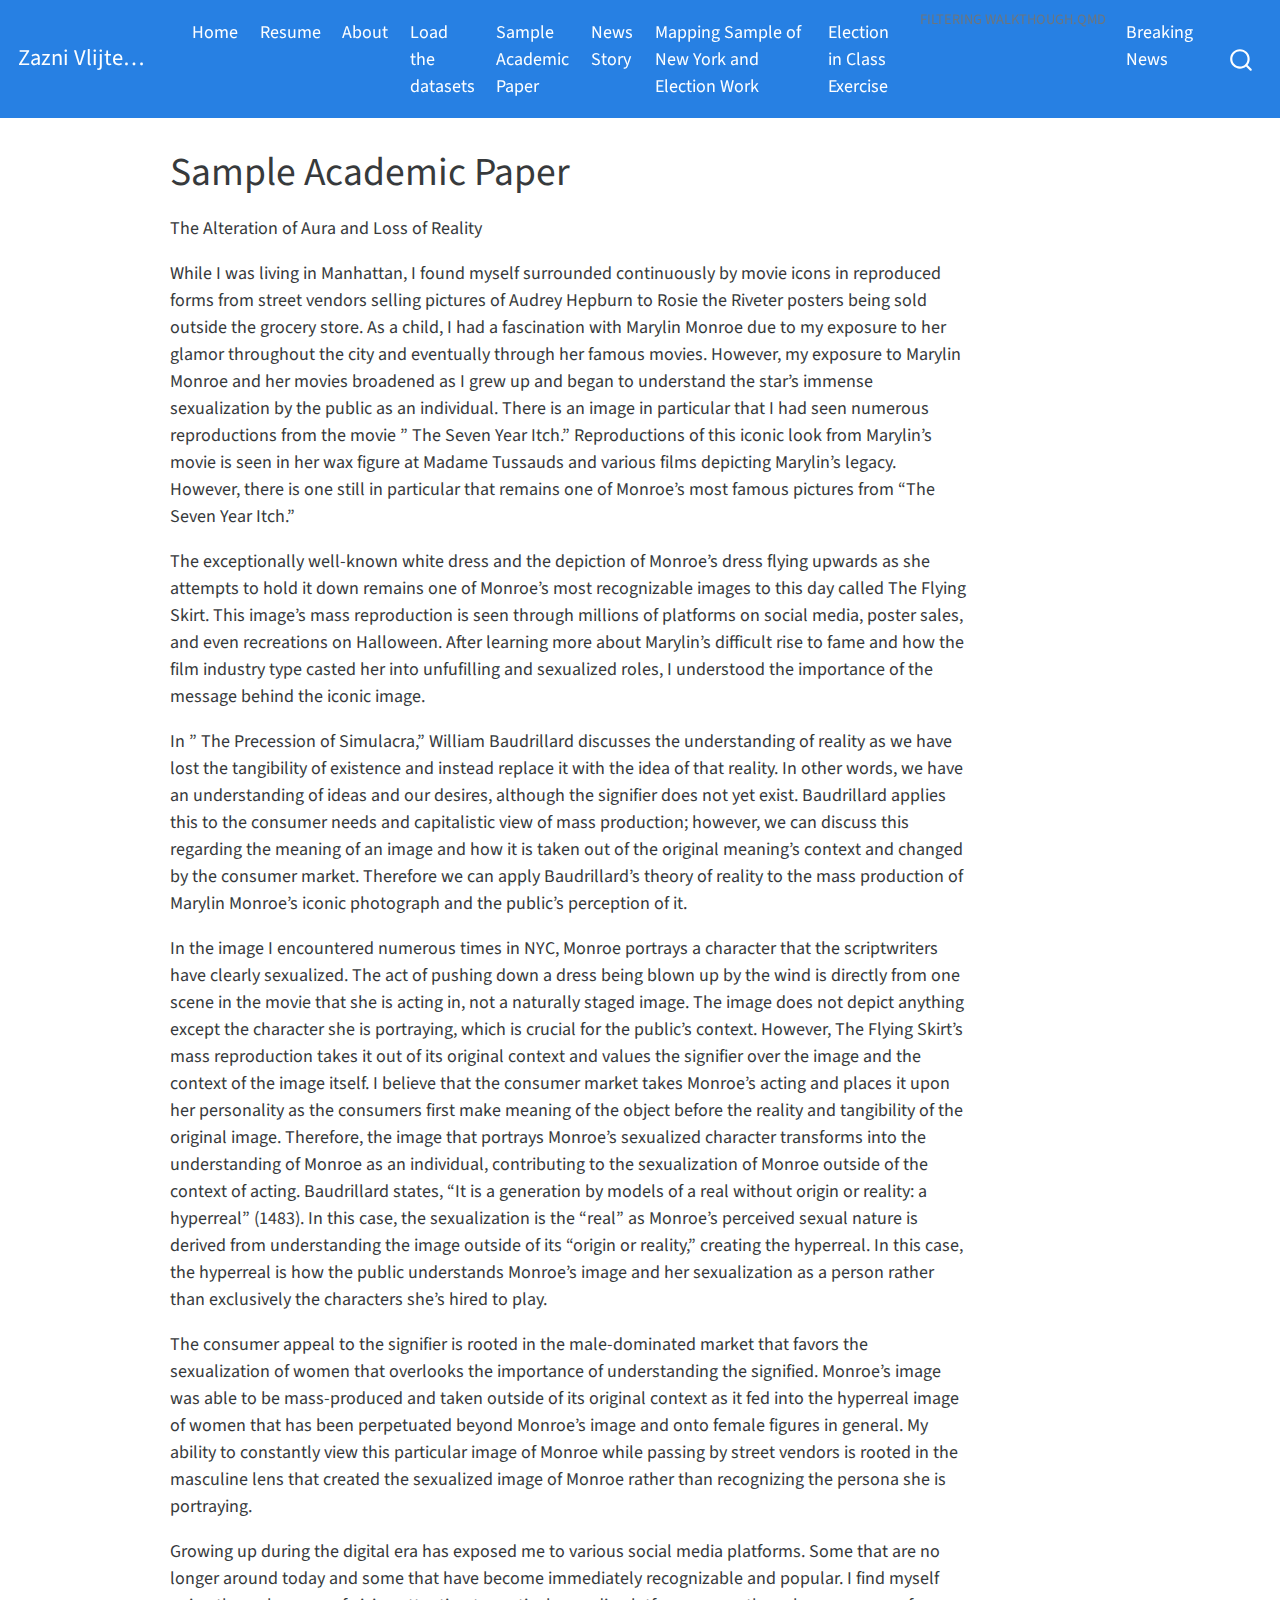
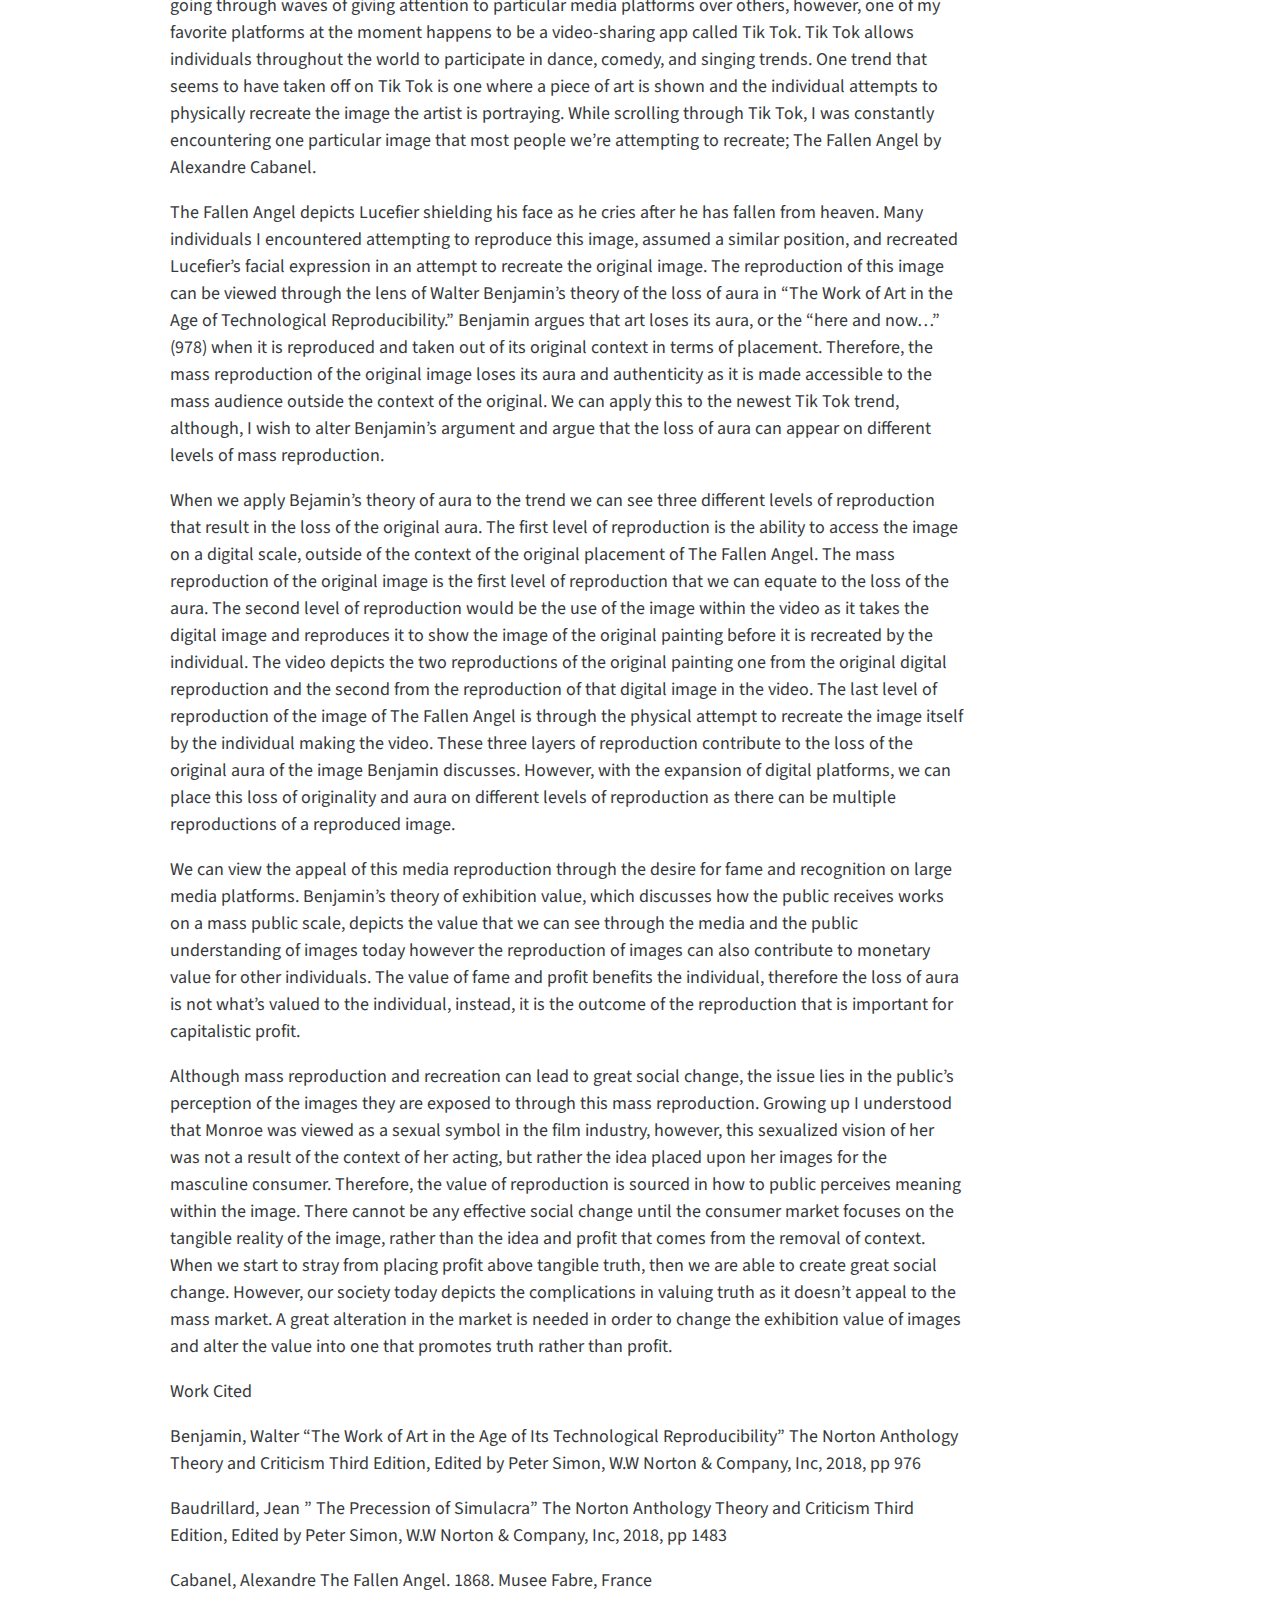
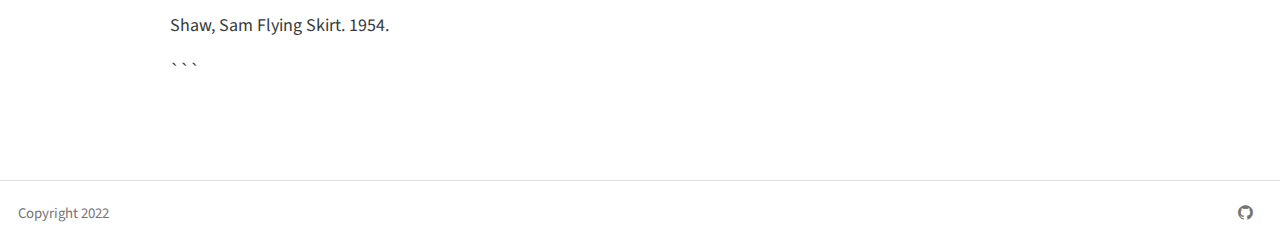
<file: docs/Sample Academic Paper.html>
<!DOCTYPE html>
<html xmlns="http://www.w3.org/1999/xhtml" lang="en" xml:lang="en"><head>

<meta charset="utf-8">
<meta name="generator" content="quarto-1.2.475">

<meta name="viewport" content="width=device-width, initial-scale=1.0, user-scalable=yes">


<title>Zazni Vlijter’s Website - Sample Academic Paper</title>
<style>
code{white-space: pre-wrap;}
span.smallcaps{font-variant: small-caps;}
div.columns{display: flex; gap: min(4vw, 1.5em);}
div.column{flex: auto; overflow-x: auto;}
div.hanging-indent{margin-left: 1.5em; text-indent: -1.5em;}
ul.task-list{list-style: none;}
ul.task-list li input[type="checkbox"] {
  width: 0.8em;
  margin: 0 0.8em 0.2em -1.6em;
  vertical-align: middle;
}
</style>


<script src="site_libs/quarto-nav/quarto-nav.js"></script>
<script src="site_libs/quarto-nav/headroom.min.js"></script>
<script src="site_libs/clipboard/clipboard.min.js"></script>
<script src="site_libs/quarto-search/autocomplete.umd.js"></script>
<script src="site_libs/quarto-search/fuse.min.js"></script>
<script src="site_libs/quarto-search/quarto-search.js"></script>
<meta name="quarto:offset" content="./">
<script src="site_libs/quarto-html/quarto.js"></script>
<script src="site_libs/quarto-html/popper.min.js"></script>
<script src="site_libs/quarto-html/tippy.umd.min.js"></script>
<script src="site_libs/quarto-html/anchor.min.js"></script>
<link href="site_libs/quarto-html/tippy.css" rel="stylesheet">
<link href="site_libs/quarto-html/quarto-syntax-highlighting.css" rel="stylesheet" id="quarto-text-highlighting-styles">
<script src="site_libs/bootstrap/bootstrap.min.js"></script>
<link href="site_libs/bootstrap/bootstrap-icons.css" rel="stylesheet">
<link href="site_libs/bootstrap/bootstrap.min.css" rel="stylesheet" id="quarto-bootstrap" data-mode="light">
<script id="quarto-search-options" type="application/json">{
  "location": "navbar",
  "copy-button": false,
  "collapse-after": 3,
  "panel-placement": "end",
  "type": "overlay",
  "limit": 20,
  "language": {
    "search-no-results-text": "No results",
    "search-matching-documents-text": "matching documents",
    "search-copy-link-title": "Copy link to search",
    "search-hide-matches-text": "Hide additional matches",
    "search-more-match-text": "more match in this document",
    "search-more-matches-text": "more matches in this document",
    "search-clear-button-title": "Clear",
    "search-detached-cancel-button-title": "Cancel",
    "search-submit-button-title": "Submit"
  }
}</script>


<link rel="stylesheet" href="styles.css">
</head>

<body class="nav-fixed">

<div id="quarto-search-results"></div>
  <header id="quarto-header" class="headroom fixed-top">
    <nav class="navbar navbar-expand-lg navbar-dark ">
      <div class="navbar-container container-fluid">
      <div class="navbar-brand-container">
    <a class="navbar-brand" href="./index.html">
    <span class="navbar-title">Zazni Vlijter’s Website</span>
    </a>
  </div>
          <button class="navbar-toggler" type="button" data-bs-toggle="collapse" data-bs-target="#navbarCollapse" aria-controls="navbarCollapse" aria-expanded="false" aria-label="Toggle navigation" onclick="if (window.quartoToggleHeadroom) { window.quartoToggleHeadroom(); }">
  <span class="navbar-toggler-icon"></span>
</button>
          <div class="collapse navbar-collapse" id="navbarCollapse">
            <ul class="navbar-nav navbar-nav-scroll me-auto">
  <li class="nav-item">
    <a class="nav-link" href="./index.html">
 <span class="menu-text">Home</span></a>
  </li>  
  <li class="nav-item">
    <a class="nav-link" href="https://github.com/zaznivlijter/smpa_rsession5_mywebsite_ZazniVlijter/blob/main/Resume.pdf">
 <span class="menu-text">Resume</span></a>
  </li>  
  <li class="nav-item">
    <a class="nav-link" href="./about.html">
 <span class="menu-text">About</span></a>
  </li>  
  <li class="nav-item">
    <a class="nav-link" href="./walkthrough.html">
 <span class="menu-text">Load the datasets</span></a>
  </li>  
  <li class="nav-item">
    <a class="nav-link active" href="./Sample Academic Paper.html" aria-current="page">
 <span class="menu-text">Sample Academic Paper</span></a>
  </li>  
  <li class="nav-item">
    <a class="nav-link" href="./Example News Story.html">
 <span class="menu-text">News Story</span></a>
  </li>  
  <li class="nav-item">
    <a class="nav-link" href="./Maps.html">
 <span class="menu-text">Mapping Sample of New York and Election Work</span></a>
  </li>  
  <li class="nav-item">
    <a class="nav-link" href="./Election in Class Exercise.html">
 <span class="menu-text">Election in Class Exercise</span></a>
  </li>  
  <li class="dropdown-header">
 <span class="menu-text">Filtering Walkthough.qmd</span></li>
  <li class="nav-item">
    <a class="nav-link" href="./Breaking News Story.html">
 <span class="menu-text">Breaking News</span></a>
  </li>  
</ul>
              <div id="quarto-search" class="" title="Search"></div>
          </div> <!-- /navcollapse -->
      </div> <!-- /container-fluid -->
    </nav>
</header>
<!-- content -->
<div id="quarto-content" class="quarto-container page-columns page-rows-contents page-layout-article page-navbar">
<!-- sidebar -->
<!-- margin-sidebar -->
    <div id="quarto-margin-sidebar" class="sidebar margin-sidebar">
        
    </div>
<!-- main -->
<main class="content" id="quarto-document-content">

<header id="title-block-header" class="quarto-title-block default">
<div class="quarto-title">
<h1 class="title">Sample Academic Paper</h1>
</div>



<div class="quarto-title-meta">

    
  
    
  </div>
  

</header>

<p>The Alteration of Aura and Loss of Reality</p>
<p>While I was living in Manhattan, I found myself surrounded continuously by movie icons in reproduced forms from street vendors selling pictures of Audrey Hepburn to Rosie the Riveter posters being sold outside the grocery store. As a child, I had a fascination with Marylin Monroe due to my exposure to her glamor throughout the city and eventually through her famous movies. However, my exposure to Marylin Monroe and her movies broadened as I grew up and began to understand the star’s immense sexualization by the public as an individual. There is an image in particular that I had seen numerous reproductions from the movie ” The Seven Year Itch.” Reproductions of this iconic look from Marylin’s movie is seen in her wax figure at Madame Tussauds and various films depicting Marylin’s legacy. However, there is one still in particular that remains one of Monroe’s most famous pictures from “The Seven Year Itch.”</p>
<p>The exceptionally well-known white dress and the depiction of Monroe’s dress flying upwards as she attempts to hold it down remains one of Monroe’s most recognizable images to this day called The Flying Skirt. This image’s mass reproduction is seen through millions of platforms on social media, poster sales, and even recreations on Halloween. After learning more about Marylin’s difficult rise to fame and how the film industry type casted her into unfufilling and sexualized roles, I understood the importance of the message behind the iconic image.</p>
<p>In ” The Precession of Simulacra,” William Baudrillard discusses the understanding of reality as we have lost the tangibility of existence and instead replace it with the idea of that reality. In other words, we have an understanding of ideas and our desires, although the signifier does not yet exist. Baudrillard applies this to the consumer needs and capitalistic view of mass production; however, we can discuss this regarding the meaning of an image and how it is taken out of the original meaning’s context and changed by the consumer market. Therefore we can apply Baudrillard’s theory of reality to the mass production of Marylin Monroe’s iconic photograph and the public’s perception of it.</p>
<p>In the image I encountered numerous times in NYC, Monroe portrays a character that the scriptwriters have clearly sexualized. The act of pushing down a dress being blown up by the wind is directly from one scene in the movie that she is acting in, not a naturally staged image. The image does not depict anything except the character she is portraying, which is crucial for the public’s context. However, The Flying Skirt’s mass reproduction takes it out of its original context and values the signifier over the image and the context of the image itself. I believe that the consumer market takes Monroe’s acting and places it upon her personality as the consumers first make meaning of the object before the reality and tangibility of the original image. Therefore, the image that portrays Monroe’s sexualized character transforms into the understanding of Monroe as an individual, contributing to the sexualization of Monroe outside of the context of acting. Baudrillard states, “It is a generation by models of a real without origin or reality: a hyperreal” (1483). In this case, the sexualization is the “real” as Monroe’s perceived sexual nature is derived from understanding the image outside of its “origin or reality,” creating the hyperreal. In this case, the hyperreal is how the public understands Monroe’s image and her sexualization as a person rather than exclusively the characters she’s hired to play.</p>
<p>The consumer appeal to the signifier is rooted in the male-dominated market that favors the sexualization of women that overlooks the importance of understanding the signified. Monroe’s image was able to be mass-produced and taken outside of its original context as it fed into the hyperreal image of women that has been perpetuated beyond Monroe’s image and onto female figures in general. My ability to constantly view this particular image of Monroe while passing by street vendors is rooted in the masculine lens that created the sexualized image of Monroe rather than recognizing the persona she is portraying.</p>
<p>Growing up during the digital era has exposed me to various social media platforms. Some that are no longer around today and some that have become immediately recognizable and popular. I find myself going through waves of giving attention to particular media platforms over others, however, one of my favorite platforms at the moment happens to be a video-sharing app called Tik Tok. Tik Tok allows individuals throughout the world to participate in dance, comedy, and singing trends. One trend that seems to have taken off on Tik Tok is one where a piece of art is shown and the individual attempts to physically recreate the image the artist is portraying. While scrolling through Tik Tok, I was constantly encountering one particular image that most people we’re attempting to recreate; The Fallen Angel by Alexandre Cabanel.</p>
<p>The Fallen Angel depicts Lucefier shielding his face as he cries after he has fallen from heaven. Many individuals I encountered attempting to reproduce this image, assumed a similar position, and recreated Lucefier’s facial expression in an attempt to recreate the original image. The reproduction of this image can be viewed through the lens of Walter Benjamin’s theory of the loss of aura in “The Work of Art in the Age of Technological Reproducibility.” Benjamin argues that art loses its aura, or the “here and now…” (978) when it is reproduced and taken out of its original context in terms of placement. Therefore, the mass reproduction of the original image loses its aura and authenticity as it is made accessible to the mass audience outside the context of the original. We can apply this to the newest Tik Tok trend, although, I wish to alter Benjamin’s argument and argue that the loss of aura can appear on different levels of mass reproduction.</p>
<p>When we apply Bejamin’s theory of aura to the trend we can see three different levels of reproduction that result in the loss of the original aura. The first level of reproduction is the ability to access the image on a digital scale, outside of the context of the original placement of The Fallen Angel. The mass reproduction of the original image is the first level of reproduction that we can equate to the loss of the aura. The second level of reproduction would be the use of the image within the video as it takes the digital image and reproduces it to show the image of the original painting before it is recreated by the individual. The video depicts the two reproductions of the original painting one from the original digital reproduction and the second from the reproduction of that digital image in the video. The last level of reproduction of the image of The Fallen Angel is through the physical attempt to recreate the image itself by the individual making the video. These three layers of reproduction contribute to the loss of the original aura of the image Benjamin discusses. However, with the expansion of digital platforms, we can place this loss of originality and aura on different levels of reproduction as there can be multiple reproductions of a reproduced image.</p>
<p>We can view the appeal of this media reproduction through the desire for fame and recognition on large media platforms. Benjamin’s theory of exhibition value, which discusses how the public receives works on a mass public scale, depicts the value that we can see through the media and the public understanding of images today however the reproduction of images can also contribute to monetary value for other individuals. The value of fame and profit benefits the individual, therefore the loss of aura is not what’s valued to the individual, instead, it is the outcome of the reproduction that is important for capitalistic profit.</p>
<p>Although mass reproduction and recreation can lead to great social change, the issue lies in the public’s perception of the images they are exposed to through this mass reproduction. Growing up I understood that Monroe was viewed as a sexual symbol in the film industry, however, this sexualized vision of her was not a result of the context of her acting, but rather the idea placed upon her images for the masculine consumer. Therefore, the value of reproduction is sourced in how to public perceives meaning within the image. There cannot be any effective social change until the consumer market focuses on the tangible reality of the image, rather than the idea and profit that comes from the removal of context. When we start to stray from placing profit above tangible truth, then we are able to create great social change. However, our society today depicts the complications in valuing truth as it doesn’t appeal to the mass market. A great alteration in the market is needed in order to change the exhibition value of images and alter the value into one that promotes truth rather than profit.</p>
<p>Work Cited</p>
<p>Benjamin, Walter “The Work of Art in the Age of Its Technological Reproducibility” The Norton Anthology Theory and Criticism Third Edition, Edited by Peter Simon, W.W Norton &amp; Company, Inc, 2018, pp 976</p>
<p>Baudrillard, Jean ” The Precession of Simulacra” The Norton Anthology Theory and Criticism Third Edition, Edited by Peter Simon, W.W Norton &amp; Company, Inc, 2018, pp 1483</p>
<p>Cabanel, Alexandre The Fallen Angel. 1868. Musee Fabre, France</p>
<p>Shaw, Sam Flying Skirt. 1954.</p>
<p>```</p>



</main> <!-- /main -->
<script id="quarto-html-after-body" type="application/javascript">
window.document.addEventListener("DOMContentLoaded", function (event) {
  const toggleBodyColorMode = (bsSheetEl) => {
    const mode = bsSheetEl.getAttribute("data-mode");
    const bodyEl = window.document.querySelector("body");
    if (mode === "dark") {
      bodyEl.classList.add("quarto-dark");
      bodyEl.classList.remove("quarto-light");
    } else {
      bodyEl.classList.add("quarto-light");
      bodyEl.classList.remove("quarto-dark");
    }
  }
  const toggleBodyColorPrimary = () => {
    const bsSheetEl = window.document.querySelector("link#quarto-bootstrap");
    if (bsSheetEl) {
      toggleBodyColorMode(bsSheetEl);
    }
  }
  toggleBodyColorPrimary();  
  const icon = "";
  const anchorJS = new window.AnchorJS();
  anchorJS.options = {
    placement: 'right',
    icon: icon
  };
  anchorJS.add('.anchored');
  const clipboard = new window.ClipboardJS('.code-copy-button', {
    target: function(trigger) {
      return trigger.previousElementSibling;
    }
  });
  clipboard.on('success', function(e) {
    // button target
    const button = e.trigger;
    // don't keep focus
    button.blur();
    // flash "checked"
    button.classList.add('code-copy-button-checked');
    var currentTitle = button.getAttribute("title");
    button.setAttribute("title", "Copied!");
    let tooltip;
    if (window.bootstrap) {
      button.setAttribute("data-bs-toggle", "tooltip");
      button.setAttribute("data-bs-placement", "left");
      button.setAttribute("data-bs-title", "Copied!");
      tooltip = new bootstrap.Tooltip(button, 
        { trigger: "manual", 
          customClass: "code-copy-button-tooltip",
          offset: [0, -8]});
      tooltip.show();    
    }
    setTimeout(function() {
      if (tooltip) {
        tooltip.hide();
        button.removeAttribute("data-bs-title");
        button.removeAttribute("data-bs-toggle");
        button.removeAttribute("data-bs-placement");
      }
      button.setAttribute("title", currentTitle);
      button.classList.remove('code-copy-button-checked');
    }, 1000);
    // clear code selection
    e.clearSelection();
  });
  function tippyHover(el, contentFn) {
    const config = {
      allowHTML: true,
      content: contentFn,
      maxWidth: 500,
      delay: 100,
      arrow: false,
      appendTo: function(el) {
          return el.parentElement;
      },
      interactive: true,
      interactiveBorder: 10,
      theme: 'quarto',
      placement: 'bottom-start'
    };
    window.tippy(el, config); 
  }
  const noterefs = window.document.querySelectorAll('a[role="doc-noteref"]');
  for (var i=0; i<noterefs.length; i++) {
    const ref = noterefs[i];
    tippyHover(ref, function() {
      // use id or data attribute instead here
      let href = ref.getAttribute('data-footnote-href') || ref.getAttribute('href');
      try { href = new URL(href).hash; } catch {}
      const id = href.replace(/^#\/?/, "");
      const note = window.document.getElementById(id);
      return note.innerHTML;
    });
  }
  const findCites = (el) => {
    const parentEl = el.parentElement;
    if (parentEl) {
      const cites = parentEl.dataset.cites;
      if (cites) {
        return {
          el,
          cites: cites.split(' ')
        };
      } else {
        return findCites(el.parentElement)
      }
    } else {
      return undefined;
    }
  };
  var bibliorefs = window.document.querySelectorAll('a[role="doc-biblioref"]');
  for (var i=0; i<bibliorefs.length; i++) {
    const ref = bibliorefs[i];
    const citeInfo = findCites(ref);
    if (citeInfo) {
      tippyHover(citeInfo.el, function() {
        var popup = window.document.createElement('div');
        citeInfo.cites.forEach(function(cite) {
          var citeDiv = window.document.createElement('div');
          citeDiv.classList.add('hanging-indent');
          citeDiv.classList.add('csl-entry');
          var biblioDiv = window.document.getElementById('ref-' + cite);
          if (biblioDiv) {
            citeDiv.innerHTML = biblioDiv.innerHTML;
          }
          popup.appendChild(citeDiv);
        });
        return popup.innerHTML;
      });
    }
  }
});
</script>
</div> <!-- /content -->
<footer class="footer">
  <div class="nav-footer">
    <div class="nav-footer-left">Copyright 2022</div>   
    <div class="nav-footer-right">
      <ul class="footer-items list-unstyled">
    <li class="nav-item compact">
    <a class="nav-link" href="https://github.com/">
      <i class="bi bi-github" role="img">
</i> 
    </a>
  </li>  
</ul>
    </div>
  </div>
</footer>



</body></html>
</file>
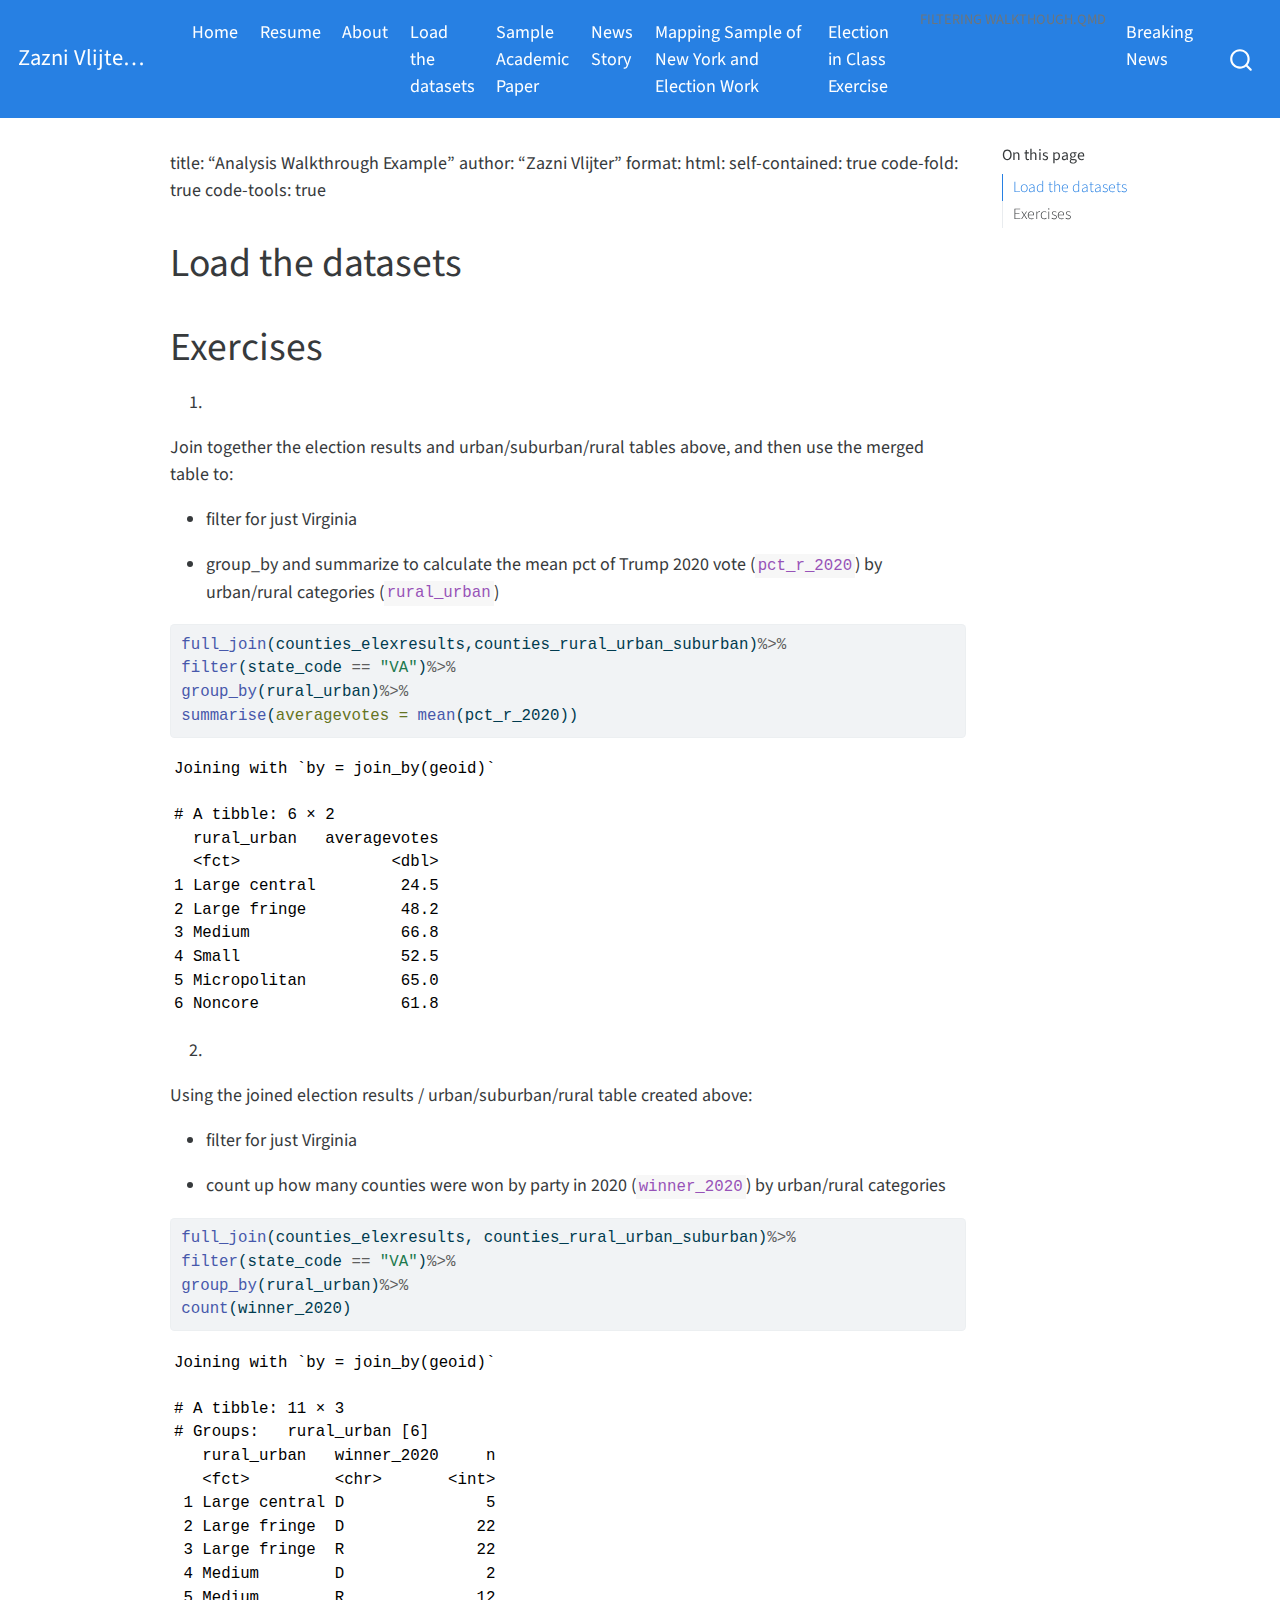
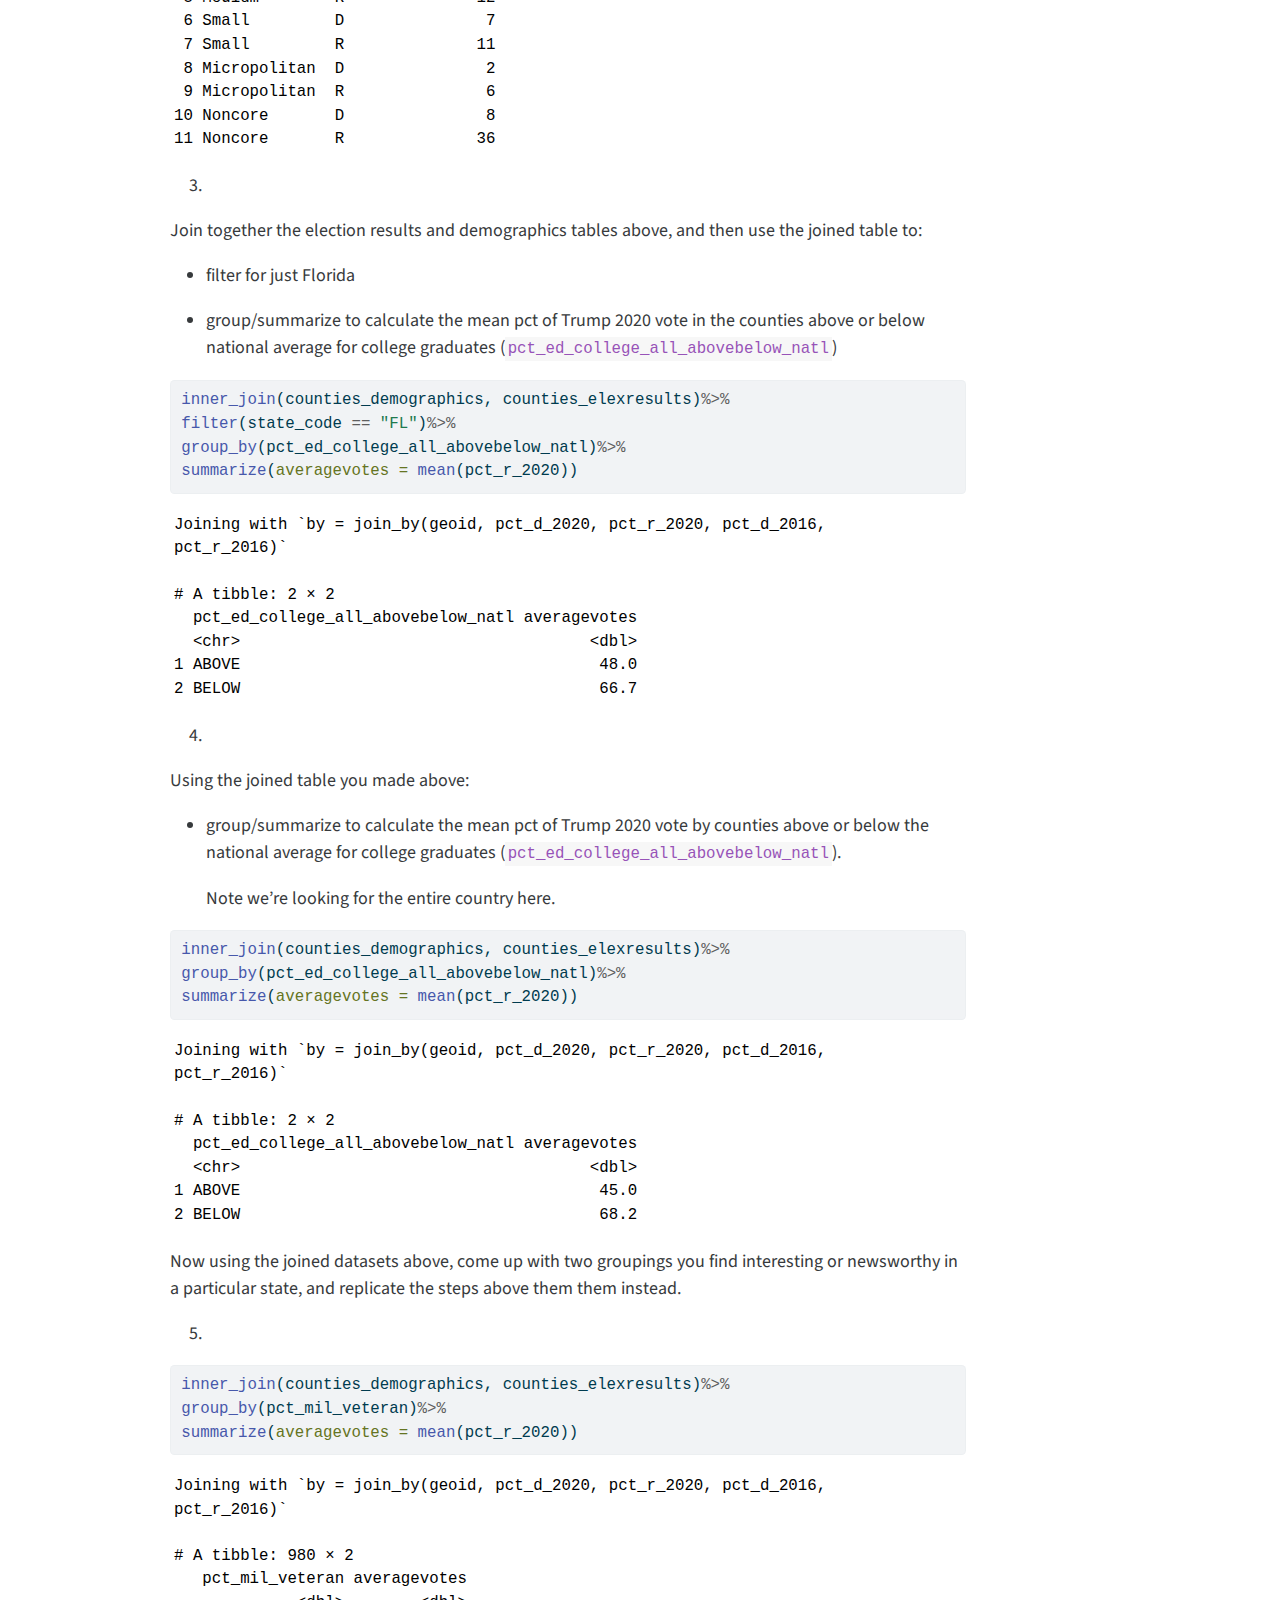
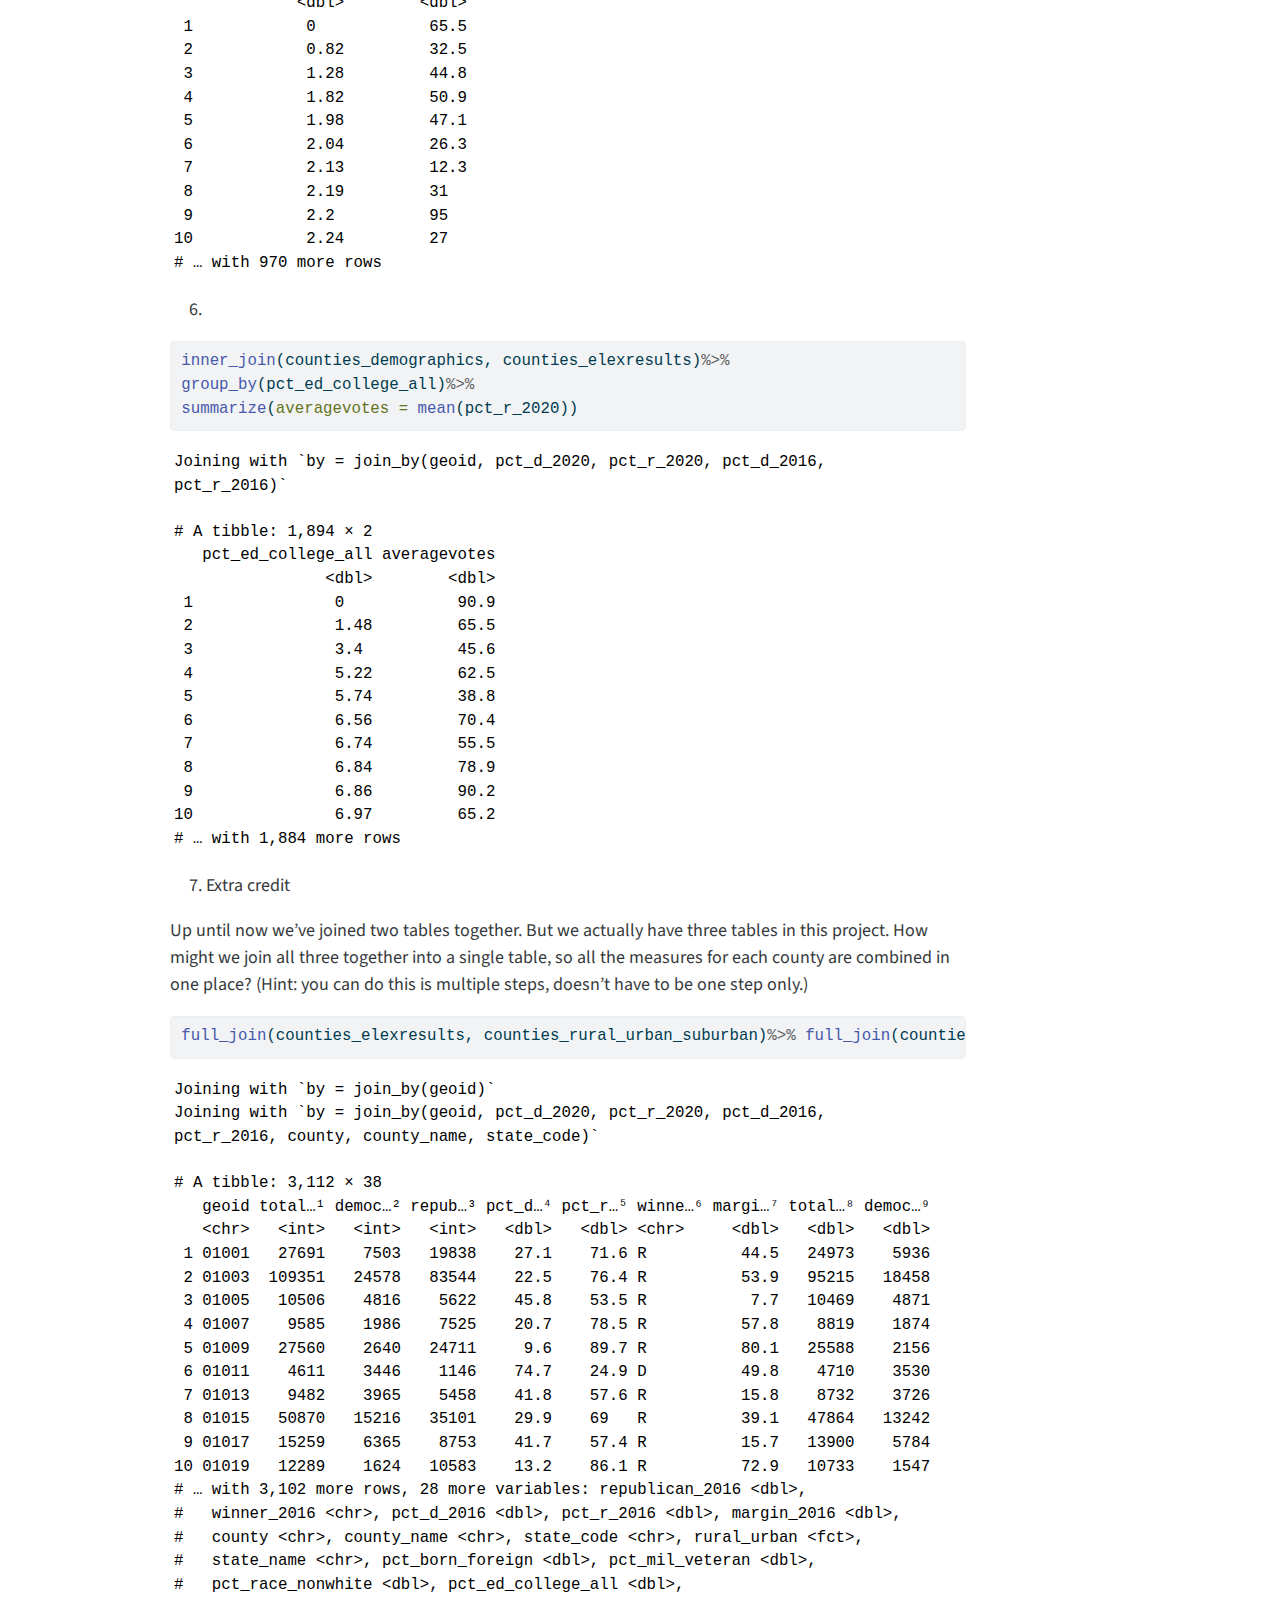
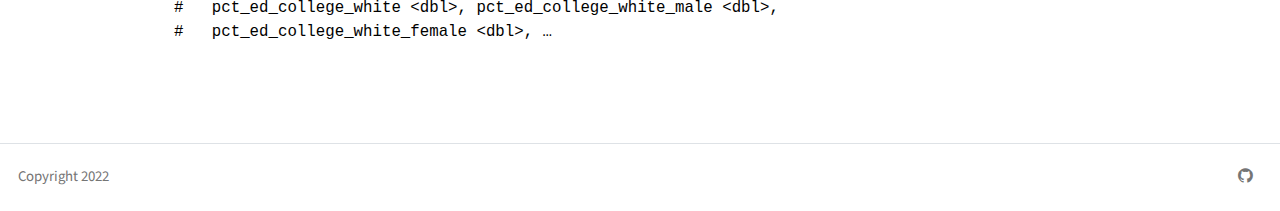
<file: docs/walkthrough.html>
<!DOCTYPE html>
<html xmlns="http://www.w3.org/1999/xhtml" lang="en" xml:lang="en"><head>

<meta charset="utf-8">
<meta name="generator" content="quarto-1.2.475">

<meta name="viewport" content="width=device-width, initial-scale=1.0, user-scalable=yes">


<title>Zazni Vlijter's Website – walkthrough</title>
<style>
code{white-space: pre-wrap;}
span.smallcaps{font-variant: small-caps;}
div.columns{display: flex; gap: min(4vw, 1.5em);}
div.column{flex: auto; overflow-x: auto;}
div.hanging-indent{margin-left: 1.5em; text-indent: -1.5em;}
ul.task-list{list-style: none;}
ul.task-list li input[type="checkbox"] {
  width: 0.8em;
  margin: 0 0.8em 0.2em -1.6em;
  vertical-align: middle;
}
pre > code.sourceCode { white-space: pre; position: relative; }
pre > code.sourceCode > span { display: inline-block; line-height: 1.25; }
pre > code.sourceCode > span:empty { height: 1.2em; }
.sourceCode { overflow: visible; }
code.sourceCode > span { color: inherit; text-decoration: inherit; }
div.sourceCode { margin: 1em 0; }
pre.sourceCode { margin: 0; }
@media screen {
div.sourceCode { overflow: auto; }
}
@media print {
pre > code.sourceCode { white-space: pre-wrap; }
pre > code.sourceCode > span { text-indent: -5em; padding-left: 5em; }
}
pre.numberSource code
  { counter-reset: source-line 0; }
pre.numberSource code > span
  { position: relative; left: -4em; counter-increment: source-line; }
pre.numberSource code > span > a:first-child::before
  { content: counter(source-line);
    position: relative; left: -1em; text-align: right; vertical-align: baseline;
    border: none; display: inline-block;
    -webkit-touch-callout: none; -webkit-user-select: none;
    -khtml-user-select: none; -moz-user-select: none;
    -ms-user-select: none; user-select: none;
    padding: 0 4px; width: 4em;
    color: #aaaaaa;
  }
pre.numberSource { margin-left: 3em; border-left: 1px solid #aaaaaa;  padding-left: 4px; }
div.sourceCode
  {   }
@media screen {
pre > code.sourceCode > span > a:first-child::before { text-decoration: underline; }
}
code span.al { color: #ff0000; font-weight: bold; } /* Alert */
code span.an { color: #60a0b0; font-weight: bold; font-style: italic; } /* Annotation */
code span.at { color: #7d9029; } /* Attribute */
code span.bn { color: #40a070; } /* BaseN */
code span.bu { color: #008000; } /* BuiltIn */
code span.cf { color: #007020; font-weight: bold; } /* ControlFlow */
code span.ch { color: #4070a0; } /* Char */
code span.cn { color: #880000; } /* Constant */
code span.co { color: #60a0b0; font-style: italic; } /* Comment */
code span.cv { color: #60a0b0; font-weight: bold; font-style: italic; } /* CommentVar */
code span.do { color: #ba2121; font-style: italic; } /* Documentation */
code span.dt { color: #902000; } /* DataType */
code span.dv { color: #40a070; } /* DecVal */
code span.er { color: #ff0000; font-weight: bold; } /* Error */
code span.ex { } /* Extension */
code span.fl { color: #40a070; } /* Float */
code span.fu { color: #06287e; } /* Function */
code span.im { color: #008000; font-weight: bold; } /* Import */
code span.in { color: #60a0b0; font-weight: bold; font-style: italic; } /* Information */
code span.kw { color: #007020; font-weight: bold; } /* Keyword */
code span.op { color: #666666; } /* Operator */
code span.ot { color: #007020; } /* Other */
code span.pp { color: #bc7a00; } /* Preprocessor */
code span.sc { color: #4070a0; } /* SpecialChar */
code span.ss { color: #bb6688; } /* SpecialString */
code span.st { color: #4070a0; } /* String */
code span.va { color: #19177c; } /* Variable */
code span.vs { color: #4070a0; } /* VerbatimString */
code span.wa { color: #60a0b0; font-weight: bold; font-style: italic; } /* Warning */
</style>


<script src="site_libs/quarto-nav/quarto-nav.js"></script>
<script src="site_libs/quarto-nav/headroom.min.js"></script>
<script src="site_libs/clipboard/clipboard.min.js"></script>
<script src="site_libs/quarto-search/autocomplete.umd.js"></script>
<script src="site_libs/quarto-search/fuse.min.js"></script>
<script src="site_libs/quarto-search/quarto-search.js"></script>
<meta name="quarto:offset" content="./">
<script src="site_libs/quarto-html/quarto.js"></script>
<script src="site_libs/quarto-html/popper.min.js"></script>
<script src="site_libs/quarto-html/tippy.umd.min.js"></script>
<script src="site_libs/quarto-html/anchor.min.js"></script>
<link href="site_libs/quarto-html/tippy.css" rel="stylesheet">
<link href="site_libs/quarto-html/quarto-syntax-highlighting.css" rel="stylesheet" id="quarto-text-highlighting-styles">
<script src="site_libs/bootstrap/bootstrap.min.js"></script>
<link href="site_libs/bootstrap/bootstrap-icons.css" rel="stylesheet">
<link href="site_libs/bootstrap/bootstrap.min.css" rel="stylesheet" id="quarto-bootstrap" data-mode="light">
<script id="quarto-search-options" type="application/json">{
  "location": "navbar",
  "copy-button": false,
  "collapse-after": 3,
  "panel-placement": "end",
  "type": "overlay",
  "limit": 20,
  "language": {
    "search-no-results-text": "No results",
    "search-matching-documents-text": "matching documents",
    "search-copy-link-title": "Copy link to search",
    "search-hide-matches-text": "Hide additional matches",
    "search-more-match-text": "more match in this document",
    "search-more-matches-text": "more matches in this document",
    "search-clear-button-title": "Clear",
    "search-detached-cancel-button-title": "Cancel",
    "search-submit-button-title": "Submit"
  }
}</script>


<link rel="stylesheet" href="styles.css">
</head>

<body class="nav-fixed">

<div id="quarto-search-results"></div>
  <header id="quarto-header" class="headroom fixed-top">
    <nav class="navbar navbar-expand-lg navbar-dark ">
      <div class="navbar-container container-fluid">
      <div class="navbar-brand-container">
    <a class="navbar-brand" href="./index.html">
    <span class="navbar-title">Zazni Vlijter’s Website</span>
    </a>
  </div>
          <button class="navbar-toggler" type="button" data-bs-toggle="collapse" data-bs-target="#navbarCollapse" aria-controls="navbarCollapse" aria-expanded="false" aria-label="Toggle navigation" onclick="if (window.quartoToggleHeadroom) { window.quartoToggleHeadroom(); }">
  <span class="navbar-toggler-icon"></span>
</button>
          <div class="collapse navbar-collapse" id="navbarCollapse">
            <ul class="navbar-nav navbar-nav-scroll me-auto">
  <li class="nav-item">
    <a class="nav-link" href="./index.html">
 <span class="menu-text">Home</span></a>
  </li>  
  <li class="nav-item">
    <a class="nav-link" href="https://github.com/zaznivlijter/smpa_rsession5_mywebsite_ZazniVlijter/blob/main/Resume.pdf">
 <span class="menu-text">Resume</span></a>
  </li>  
  <li class="nav-item">
    <a class="nav-link" href="./about.html">
 <span class="menu-text">About</span></a>
  </li>  
  <li class="nav-item">
    <a class="nav-link active" href="./walkthrough.html" aria-current="page">
 <span class="menu-text">Load the datasets</span></a>
  </li>  
  <li class="nav-item">
    <a class="nav-link" href="./Sample Academic Paper.html">
 <span class="menu-text">Sample Academic Paper</span></a>
  </li>  
  <li class="nav-item">
    <a class="nav-link" href="./Example News Story.html">
 <span class="menu-text">News Story</span></a>
  </li>  
  <li class="nav-item">
    <a class="nav-link" href="./Maps.html">
 <span class="menu-text">Mapping Sample of New York and Election Work</span></a>
  </li>  
  <li class="nav-item">
    <a class="nav-link" href="./Election in Class Exercise.html">
 <span class="menu-text">Election in Class Exercise</span></a>
  </li>  
  <li class="dropdown-header">
 <span class="menu-text">Filtering Walkthough.qmd</span></li>
  <li class="nav-item">
    <a class="nav-link" href="./Breaking News Story.html">
 <span class="menu-text">Breaking News</span></a>
  </li>  
</ul>
              <div id="quarto-search" class="" title="Search"></div>
          </div> <!-- /navcollapse -->
      </div> <!-- /container-fluid -->
    </nav>
</header>
<!-- content -->
<div id="quarto-content" class="quarto-container page-columns page-rows-contents page-layout-article page-navbar">
<!-- sidebar -->
<!-- margin-sidebar -->
    <div id="quarto-margin-sidebar" class="sidebar margin-sidebar">
        <nav id="TOC" role="doc-toc" class="toc-active">
    <h2 id="toc-title">On this page</h2>
   
  <ul>
  <li><a href="#load-the-datasets" id="toc-load-the-datasets" class="nav-link active" data-scroll-target="#load-the-datasets">Load the datasets</a></li>
  <li><a href="#exercises" id="toc-exercises" class="nav-link" data-scroll-target="#exercises">Exercises</a></li>
  </ul>
</nav>
    </div>
<!-- main -->
<main class="content" id="quarto-document-content">



<p>title: “Analysis Walkthrough Example” author: “Zazni Vlijter” format: html: self-contained: true code-fold: true code-tools: true</p>
<section id="load-the-datasets" class="level1">
<h1>Load the datasets</h1>
</section>
<section id="exercises" class="level1">
<h1>Exercises</h1>
<ol type="1">
<li></li>
</ol>
<p>Join together the election results and urban/suburban/rural tables above, and then use the merged table to:</p>
<ul>
<li><p>filter for just Virginia</p></li>
<li><p>group_by and summarize to calculate the mean pct of Trump 2020 vote (<code>pct_r_2020</code>) by urban/rural categories (<code>rural_urban</code>)</p></li>
</ul>
<div class="cell">
<div class="sourceCode cell-code" id="cb1"><pre class="sourceCode r code-with-copy"><code class="sourceCode r"><span id="cb1-1"><a href="#cb1-1" aria-hidden="true" tabindex="-1"></a><span class="fu">full_join</span>(counties_elexresults,counties_rural_urban_suburban)<span class="sc">%&gt;%</span></span>
<span id="cb1-2"><a href="#cb1-2" aria-hidden="true" tabindex="-1"></a><span class="fu">filter</span>(state_code <span class="sc">==</span> <span class="st">"VA"</span>)<span class="sc">%&gt;%</span> </span>
<span id="cb1-3"><a href="#cb1-3" aria-hidden="true" tabindex="-1"></a><span class="fu">group_by</span>(rural_urban)<span class="sc">%&gt;%</span></span>
<span id="cb1-4"><a href="#cb1-4" aria-hidden="true" tabindex="-1"></a><span class="fu">summarise</span>(<span class="at">averagevotes =</span> <span class="fu">mean</span>(pct_r_2020))</span></code><button title="Copy to Clipboard" class="code-copy-button"><i class="bi"></i></button></pre></div>
<div class="cell-output cell-output-stderr">
<pre><code>Joining with `by = join_by(geoid)`</code></pre>
</div>
<div class="cell-output cell-output-stdout">
<pre><code># A tibble: 6 × 2
  rural_urban   averagevotes
  &lt;fct&gt;                &lt;dbl&gt;
1 Large central         24.5
2 Large fringe          48.2
3 Medium                66.8
4 Small                 52.5
5 Micropolitan          65.0
6 Noncore               61.8</code></pre>
</div>
</div>
<ol start="2" type="1">
<li></li>
</ol>
<p>Using the joined election results / urban/suburban/rural table created above:</p>
<ul>
<li><p>filter for just Virginia</p></li>
<li><p>count up how many counties were won by party in 2020 (<code>winner_2020</code>) by urban/rural categories</p></li>
</ul>
<div class="cell">
<div class="sourceCode cell-code" id="cb4"><pre class="sourceCode r code-with-copy"><code class="sourceCode r"><span id="cb4-1"><a href="#cb4-1" aria-hidden="true" tabindex="-1"></a><span class="fu">full_join</span>(counties_elexresults, counties_rural_urban_suburban)<span class="sc">%&gt;%</span></span>
<span id="cb4-2"><a href="#cb4-2" aria-hidden="true" tabindex="-1"></a><span class="fu">filter</span>(state_code <span class="sc">==</span> <span class="st">"VA"</span>)<span class="sc">%&gt;%</span> </span>
<span id="cb4-3"><a href="#cb4-3" aria-hidden="true" tabindex="-1"></a><span class="fu">group_by</span>(rural_urban)<span class="sc">%&gt;%</span></span>
<span id="cb4-4"><a href="#cb4-4" aria-hidden="true" tabindex="-1"></a><span class="fu">count</span>(winner_2020)</span></code><button title="Copy to Clipboard" class="code-copy-button"><i class="bi"></i></button></pre></div>
<div class="cell-output cell-output-stderr">
<pre><code>Joining with `by = join_by(geoid)`</code></pre>
</div>
<div class="cell-output cell-output-stdout">
<pre><code># A tibble: 11 × 3
# Groups:   rural_urban [6]
   rural_urban   winner_2020     n
   &lt;fct&gt;         &lt;chr&gt;       &lt;int&gt;
 1 Large central D               5
 2 Large fringe  D              22
 3 Large fringe  R              22
 4 Medium        D               2
 5 Medium        R              12
 6 Small         D               7
 7 Small         R              11
 8 Micropolitan  D               2
 9 Micropolitan  R               6
10 Noncore       D               8
11 Noncore       R              36</code></pre>
</div>
</div>
<ol start="3" type="1">
<li></li>
</ol>
<p>Join together the election results and demographics tables above, and then use the joined table to:</p>
<ul>
<li><p>filter for just Florida</p></li>
<li><p>group/summarize to calculate the mean pct of Trump 2020 vote in the counties above or below national average for college graduates (<code>pct_ed_college_all_abovebelow_natl</code>)</p></li>
</ul>
<div class="cell">
<div class="sourceCode cell-code" id="cb7"><pre class="sourceCode r code-with-copy"><code class="sourceCode r"><span id="cb7-1"><a href="#cb7-1" aria-hidden="true" tabindex="-1"></a><span class="fu">inner_join</span>(counties_demographics, counties_elexresults)<span class="sc">%&gt;%</span></span>
<span id="cb7-2"><a href="#cb7-2" aria-hidden="true" tabindex="-1"></a><span class="fu">filter</span>(state_code <span class="sc">==</span> <span class="st">"FL"</span>)<span class="sc">%&gt;%</span></span>
<span id="cb7-3"><a href="#cb7-3" aria-hidden="true" tabindex="-1"></a><span class="fu">group_by</span>(pct_ed_college_all_abovebelow_natl)<span class="sc">%&gt;%</span></span>
<span id="cb7-4"><a href="#cb7-4" aria-hidden="true" tabindex="-1"></a><span class="fu">summarize</span>(<span class="at">averagevotes =</span> <span class="fu">mean</span>(pct_r_2020))</span></code><button title="Copy to Clipboard" class="code-copy-button"><i class="bi"></i></button></pre></div>
<div class="cell-output cell-output-stderr">
<pre><code>Joining with `by = join_by(geoid, pct_d_2020, pct_r_2020, pct_d_2016,
pct_r_2016)`</code></pre>
</div>
<div class="cell-output cell-output-stdout">
<pre><code># A tibble: 2 × 2
  pct_ed_college_all_abovebelow_natl averagevotes
  &lt;chr&gt;                                     &lt;dbl&gt;
1 ABOVE                                      48.0
2 BELOW                                      66.7</code></pre>
</div>
</div>
<ol start="4" type="1">
<li></li>
</ol>
<p>Using the joined table you made above:</p>
<ul>
<li><p>group/summarize to calculate the mean pct of Trump 2020 vote by counties above or below the national average for college graduates (<code>pct_ed_college_all_abovebelow_natl</code>).</p>
<p>Note we’re looking for the entire country here.</p></li>
</ul>
<div class="cell">
<div class="sourceCode cell-code" id="cb10"><pre class="sourceCode r code-with-copy"><code class="sourceCode r"><span id="cb10-1"><a href="#cb10-1" aria-hidden="true" tabindex="-1"></a><span class="fu">inner_join</span>(counties_demographics, counties_elexresults)<span class="sc">%&gt;%</span></span>
<span id="cb10-2"><a href="#cb10-2" aria-hidden="true" tabindex="-1"></a><span class="fu">group_by</span>(pct_ed_college_all_abovebelow_natl)<span class="sc">%&gt;%</span></span>
<span id="cb10-3"><a href="#cb10-3" aria-hidden="true" tabindex="-1"></a><span class="fu">summarize</span>(<span class="at">averagevotes =</span> <span class="fu">mean</span>(pct_r_2020))</span></code><button title="Copy to Clipboard" class="code-copy-button"><i class="bi"></i></button></pre></div>
<div class="cell-output cell-output-stderr">
<pre><code>Joining with `by = join_by(geoid, pct_d_2020, pct_r_2020, pct_d_2016,
pct_r_2016)`</code></pre>
</div>
<div class="cell-output cell-output-stdout">
<pre><code># A tibble: 2 × 2
  pct_ed_college_all_abovebelow_natl averagevotes
  &lt;chr&gt;                                     &lt;dbl&gt;
1 ABOVE                                      45.0
2 BELOW                                      68.2</code></pre>
</div>
</div>
<p>Now using the joined datasets above, come up with two groupings you find interesting or newsworthy in a particular state, and replicate the steps above them them instead.</p>
<ol start="5" type="1">
<li></li>
</ol>
<div class="cell">
<div class="sourceCode cell-code" id="cb13"><pre class="sourceCode r code-with-copy"><code class="sourceCode r"><span id="cb13-1"><a href="#cb13-1" aria-hidden="true" tabindex="-1"></a><span class="fu">inner_join</span>(counties_demographics, counties_elexresults)<span class="sc">%&gt;%</span></span>
<span id="cb13-2"><a href="#cb13-2" aria-hidden="true" tabindex="-1"></a><span class="fu">group_by</span>(pct_mil_veteran)<span class="sc">%&gt;%</span></span>
<span id="cb13-3"><a href="#cb13-3" aria-hidden="true" tabindex="-1"></a><span class="fu">summarize</span>(<span class="at">averagevotes =</span> <span class="fu">mean</span>(pct_r_2020))</span></code><button title="Copy to Clipboard" class="code-copy-button"><i class="bi"></i></button></pre></div>
<div class="cell-output cell-output-stderr">
<pre><code>Joining with `by = join_by(geoid, pct_d_2020, pct_r_2020, pct_d_2016,
pct_r_2016)`</code></pre>
</div>
<div class="cell-output cell-output-stdout">
<pre><code># A tibble: 980 × 2
   pct_mil_veteran averagevotes
             &lt;dbl&gt;        &lt;dbl&gt;
 1            0            65.5
 2            0.82         32.5
 3            1.28         44.8
 4            1.82         50.9
 5            1.98         47.1
 6            2.04         26.3
 7            2.13         12.3
 8            2.19         31  
 9            2.2          95  
10            2.24         27  
# … with 970 more rows</code></pre>
</div>
</div>
<ol start="6" type="1">
<li></li>
</ol>
<div class="cell">
<div class="sourceCode cell-code" id="cb16"><pre class="sourceCode r code-with-copy"><code class="sourceCode r"><span id="cb16-1"><a href="#cb16-1" aria-hidden="true" tabindex="-1"></a><span class="fu">inner_join</span>(counties_demographics, counties_elexresults)<span class="sc">%&gt;%</span></span>
<span id="cb16-2"><a href="#cb16-2" aria-hidden="true" tabindex="-1"></a><span class="fu">group_by</span>(pct_ed_college_all)<span class="sc">%&gt;%</span></span>
<span id="cb16-3"><a href="#cb16-3" aria-hidden="true" tabindex="-1"></a><span class="fu">summarize</span>(<span class="at">averagevotes =</span> <span class="fu">mean</span>(pct_r_2020))</span></code><button title="Copy to Clipboard" class="code-copy-button"><i class="bi"></i></button></pre></div>
<div class="cell-output cell-output-stderr">
<pre><code>Joining with `by = join_by(geoid, pct_d_2020, pct_r_2020, pct_d_2016,
pct_r_2016)`</code></pre>
</div>
<div class="cell-output cell-output-stdout">
<pre><code># A tibble: 1,894 × 2
   pct_ed_college_all averagevotes
                &lt;dbl&gt;        &lt;dbl&gt;
 1               0            90.9
 2               1.48         65.5
 3               3.4          45.6
 4               5.22         62.5
 5               5.74         38.8
 6               6.56         70.4
 7               6.74         55.5
 8               6.84         78.9
 9               6.86         90.2
10               6.97         65.2
# … with 1,884 more rows</code></pre>
</div>
</div>
<ol start="7" type="1">
<li>Extra credit</li>
</ol>
<p>Up until now we’ve joined two tables together. But we actually have three tables in this project. How might we join all three together into a single table, so all the measures for each county are combined in one place? (Hint: you can do this is multiple steps, doesn’t have to be one step only.)</p>
<div class="cell">
<div class="sourceCode cell-code" id="cb19"><pre class="sourceCode r code-with-copy"><code class="sourceCode r"><span id="cb19-1"><a href="#cb19-1" aria-hidden="true" tabindex="-1"></a><span class="fu">full_join</span>(counties_elexresults, counties_rural_urban_suburban)<span class="sc">%&gt;%</span> <span class="fu">full_join</span>(counties_demographics)</span></code><button title="Copy to Clipboard" class="code-copy-button"><i class="bi"></i></button></pre></div>
<div class="cell-output cell-output-stderr">
<pre><code>Joining with `by = join_by(geoid)`
Joining with `by = join_by(geoid, pct_d_2020, pct_r_2020, pct_d_2016,
pct_r_2016, county, county_name, state_code)`</code></pre>
</div>
<div class="cell-output cell-output-stdout">
<pre><code># A tibble: 3,112 × 38
   geoid total…¹ democ…² repub…³ pct_d…⁴ pct_r…⁵ winne…⁶ margi…⁷ total…⁸ democ…⁹
   &lt;chr&gt;   &lt;int&gt;   &lt;int&gt;   &lt;int&gt;   &lt;dbl&gt;   &lt;dbl&gt; &lt;chr&gt;     &lt;dbl&gt;   &lt;dbl&gt;   &lt;dbl&gt;
 1 01001   27691    7503   19838    27.1    71.6 R          44.5   24973    5936
 2 01003  109351   24578   83544    22.5    76.4 R          53.9   95215   18458
 3 01005   10506    4816    5622    45.8    53.5 R           7.7   10469    4871
 4 01007    9585    1986    7525    20.7    78.5 R          57.8    8819    1874
 5 01009   27560    2640   24711     9.6    89.7 R          80.1   25588    2156
 6 01011    4611    3446    1146    74.7    24.9 D          49.8    4710    3530
 7 01013    9482    3965    5458    41.8    57.6 R          15.8    8732    3726
 8 01015   50870   15216   35101    29.9    69   R          39.1   47864   13242
 9 01017   15259    6365    8753    41.7    57.4 R          15.7   13900    5784
10 01019   12289    1624   10583    13.2    86.1 R          72.9   10733    1547
# … with 3,102 more rows, 28 more variables: republican_2016 &lt;dbl&gt;,
#   winner_2016 &lt;chr&gt;, pct_d_2016 &lt;dbl&gt;, pct_r_2016 &lt;dbl&gt;, margin_2016 &lt;dbl&gt;,
#   county &lt;chr&gt;, county_name &lt;chr&gt;, state_code &lt;chr&gt;, rural_urban &lt;fct&gt;,
#   state_name &lt;chr&gt;, pct_born_foreign &lt;dbl&gt;, pct_mil_veteran &lt;dbl&gt;,
#   pct_race_nonwhite &lt;dbl&gt;, pct_ed_college_all &lt;dbl&gt;,
#   pct_ed_college_white &lt;dbl&gt;, pct_ed_college_white_male &lt;dbl&gt;,
#   pct_ed_college_white_female &lt;dbl&gt;, …</code></pre>
</div>
</div>


</section>

</main> <!-- /main -->
<script id="quarto-html-after-body" type="application/javascript">
window.document.addEventListener("DOMContentLoaded", function (event) {
  const toggleBodyColorMode = (bsSheetEl) => {
    const mode = bsSheetEl.getAttribute("data-mode");
    const bodyEl = window.document.querySelector("body");
    if (mode === "dark") {
      bodyEl.classList.add("quarto-dark");
      bodyEl.classList.remove("quarto-light");
    } else {
      bodyEl.classList.add("quarto-light");
      bodyEl.classList.remove("quarto-dark");
    }
  }
  const toggleBodyColorPrimary = () => {
    const bsSheetEl = window.document.querySelector("link#quarto-bootstrap");
    if (bsSheetEl) {
      toggleBodyColorMode(bsSheetEl);
    }
  }
  toggleBodyColorPrimary();  
  const icon = "";
  const anchorJS = new window.AnchorJS();
  anchorJS.options = {
    placement: 'right',
    icon: icon
  };
  anchorJS.add('.anchored');
  const clipboard = new window.ClipboardJS('.code-copy-button', {
    target: function(trigger) {
      return trigger.previousElementSibling;
    }
  });
  clipboard.on('success', function(e) {
    // button target
    const button = e.trigger;
    // don't keep focus
    button.blur();
    // flash "checked"
    button.classList.add('code-copy-button-checked');
    var currentTitle = button.getAttribute("title");
    button.setAttribute("title", "Copied!");
    let tooltip;
    if (window.bootstrap) {
      button.setAttribute("data-bs-toggle", "tooltip");
      button.setAttribute("data-bs-placement", "left");
      button.setAttribute("data-bs-title", "Copied!");
      tooltip = new bootstrap.Tooltip(button, 
        { trigger: "manual", 
          customClass: "code-copy-button-tooltip",
          offset: [0, -8]});
      tooltip.show();    
    }
    setTimeout(function() {
      if (tooltip) {
        tooltip.hide();
        button.removeAttribute("data-bs-title");
        button.removeAttribute("data-bs-toggle");
        button.removeAttribute("data-bs-placement");
      }
      button.setAttribute("title", currentTitle);
      button.classList.remove('code-copy-button-checked');
    }, 1000);
    // clear code selection
    e.clearSelection();
  });
  function tippyHover(el, contentFn) {
    const config = {
      allowHTML: true,
      content: contentFn,
      maxWidth: 500,
      delay: 100,
      arrow: false,
      appendTo: function(el) {
          return el.parentElement;
      },
      interactive: true,
      interactiveBorder: 10,
      theme: 'quarto',
      placement: 'bottom-start'
    };
    window.tippy(el, config); 
  }
  const noterefs = window.document.querySelectorAll('a[role="doc-noteref"]');
  for (var i=0; i<noterefs.length; i++) {
    const ref = noterefs[i];
    tippyHover(ref, function() {
      // use id or data attribute instead here
      let href = ref.getAttribute('data-footnote-href') || ref.getAttribute('href');
      try { href = new URL(href).hash; } catch {}
      const id = href.replace(/^#\/?/, "");
      const note = window.document.getElementById(id);
      return note.innerHTML;
    });
  }
  const findCites = (el) => {
    const parentEl = el.parentElement;
    if (parentEl) {
      const cites = parentEl.dataset.cites;
      if (cites) {
        return {
          el,
          cites: cites.split(' ')
        };
      } else {
        return findCites(el.parentElement)
      }
    } else {
      return undefined;
    }
  };
  var bibliorefs = window.document.querySelectorAll('a[role="doc-biblioref"]');
  for (var i=0; i<bibliorefs.length; i++) {
    const ref = bibliorefs[i];
    const citeInfo = findCites(ref);
    if (citeInfo) {
      tippyHover(citeInfo.el, function() {
        var popup = window.document.createElement('div');
        citeInfo.cites.forEach(function(cite) {
          var citeDiv = window.document.createElement('div');
          citeDiv.classList.add('hanging-indent');
          citeDiv.classList.add('csl-entry');
          var biblioDiv = window.document.getElementById('ref-' + cite);
          if (biblioDiv) {
            citeDiv.innerHTML = biblioDiv.innerHTML;
          }
          popup.appendChild(citeDiv);
        });
        return popup.innerHTML;
      });
    }
  }
});
</script>
</div> <!-- /content -->
<footer class="footer">
  <div class="nav-footer">
    <div class="nav-footer-left">Copyright 2022</div>   
    <div class="nav-footer-right">
      <ul class="footer-items list-unstyled">
    <li class="nav-item compact">
    <a class="nav-link" href="https://github.com/">
      <i class="bi bi-github" role="img">
</i> 
    </a>
  </li>  
</ul>
    </div>
  </div>
</footer>



</body></html>
</file>
<file: docs/site_libs/quarto-html/tippy.css>
.tippy-box[data-animation=fade][data-state=hidden]{opacity:0}[data-tippy-root]{max-width:calc(100vw - 10px)}.tippy-box{position:relative;background-color:#333;color:#fff;border-radius:4px;font-size:14px;line-height:1.4;white-space:normal;outline:0;transition-property:transform,visibility,opacity}.tippy-box[data-placement^=top]>.tippy-arrow{bottom:0}.tippy-box[data-placement^=top]>.tippy-arrow:before{bottom:-7px;left:0;border-width:8px 8px 0;border-top-color:initial;transform-origin:center top}.tippy-box[data-placement^=bottom]>.tippy-arrow{top:0}.tippy-box[data-placement^=bottom]>.tippy-arrow:before{top:-7px;left:0;border-width:0 8px 8px;border-bottom-color:initial;transform-origin:center bottom}.tippy-box[data-placement^=left]>.tippy-arrow{right:0}.tippy-box[data-placement^=left]>.tippy-arrow:before{border-width:8px 0 8px 8px;border-left-color:initial;right:-7px;transform-origin:center left}.tippy-box[data-placement^=right]>.tippy-arrow{left:0}.tippy-box[data-placement^=right]>.tippy-arrow:before{left:-7px;border-width:8px 8px 8px 0;border-right-color:initial;transform-origin:center right}.tippy-box[data-inertia][data-state=visible]{transition-timing-function:cubic-bezier(.54,1.5,.38,1.11)}.tippy-arrow{width:16px;height:16px;color:#333}.tippy-arrow:before{content:"";position:absolute;border-color:transparent;border-style:solid}.tippy-content{position:relative;padding:5px 9px;z-index:1}
</file>
<file: docs/site_libs/quarto-html/quarto-syntax-highlighting.css>
/* quarto syntax highlight colors */
:root {
  --quarto-hl-ot-color: #003B4F;
  --quarto-hl-at-color: #657422;
  --quarto-hl-ss-color: #20794D;
  --quarto-hl-an-color: #5E5E5E;
  --quarto-hl-fu-color: #4758AB;
  --quarto-hl-st-color: #20794D;
  --quarto-hl-cf-color: #003B4F;
  --quarto-hl-op-color: #5E5E5E;
  --quarto-hl-er-color: #AD0000;
  --quarto-hl-bn-color: #AD0000;
  --quarto-hl-al-color: #AD0000;
  --quarto-hl-va-color: #111111;
  --quarto-hl-bu-color: inherit;
  --quarto-hl-ex-color: inherit;
  --quarto-hl-pp-color: #AD0000;
  --quarto-hl-in-color: #5E5E5E;
  --quarto-hl-vs-color: #20794D;
  --quarto-hl-wa-color: #5E5E5E;
  --quarto-hl-do-color: #5E5E5E;
  --quarto-hl-im-color: #00769E;
  --quarto-hl-ch-color: #20794D;
  --quarto-hl-dt-color: #AD0000;
  --quarto-hl-fl-color: #AD0000;
  --quarto-hl-co-color: #5E5E5E;
  --quarto-hl-cv-color: #5E5E5E;
  --quarto-hl-cn-color: #8f5902;
  --quarto-hl-sc-color: #5E5E5E;
  --quarto-hl-dv-color: #AD0000;
  --quarto-hl-kw-color: #003B4F;
}

/* other quarto variables */
:root {
  --quarto-font-monospace: SFMono-Regular, Menlo, Monaco, Consolas, "Liberation Mono", "Courier New", monospace;
}

pre > code.sourceCode > span {
  color: #003B4F;
}

code span {
  color: #003B4F;
}

code.sourceCode > span {
  color: #003B4F;
}

div.sourceCode,
div.sourceCode pre.sourceCode {
  color: #003B4F;
}

code span.ot {
  color: #003B4F;
}

code span.at {
  color: #657422;
}

code span.ss {
  color: #20794D;
}

code span.an {
  color: #5E5E5E;
}

code span.fu {
  color: #4758AB;
}

code span.st {
  color: #20794D;
}

code span.cf {
  color: #003B4F;
}

code span.op {
  color: #5E5E5E;
}

code span.er {
  color: #AD0000;
}

code span.bn {
  color: #AD0000;
}

code span.al {
  color: #AD0000;
}

code span.va {
  color: #111111;
}

code span.pp {
  color: #AD0000;
}

code span.in {
  color: #5E5E5E;
}

code span.vs {
  color: #20794D;
}

code span.wa {
  color: #5E5E5E;
  font-style: italic;
}

code span.do {
  color: #5E5E5E;
  font-style: italic;
}

code span.im {
  color: #00769E;
}

code span.ch {
  color: #20794D;
}

code span.dt {
  color: #AD0000;
}

code span.fl {
  color: #AD0000;
}

code span.co {
  color: #5E5E5E;
}

code span.cv {
  color: #5E5E5E;
  font-style: italic;
}

code span.cn {
  color: #8f5902;
}

code span.sc {
  color: #5E5E5E;
}

code span.dv {
  color: #AD0000;
}

code span.kw {
  color: #003B4F;
}

.prevent-inlining {
  content: "</";
}

/*# sourceMappingURL=debc5d5d77c3f9108843748ff7464032.css.map */
</file>
<file: docs/styles.css>
/* css styles */
</file>
